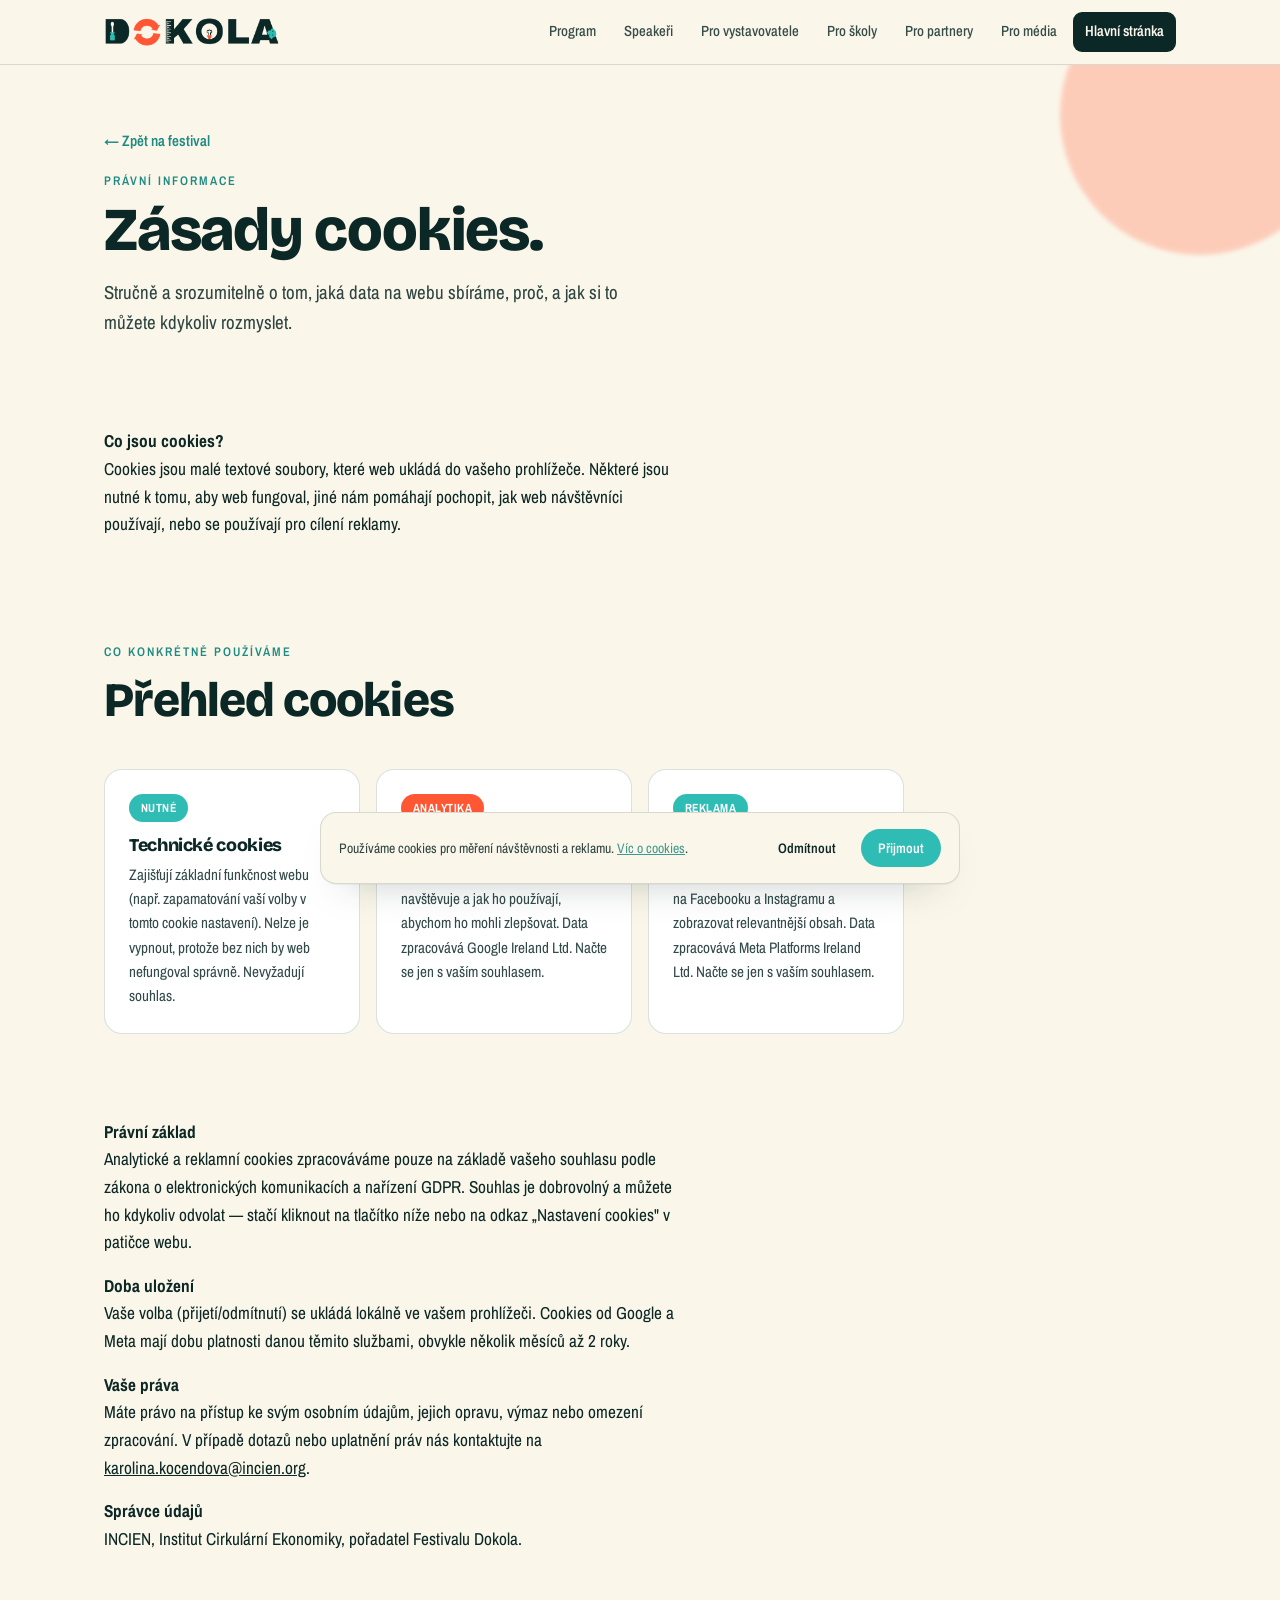
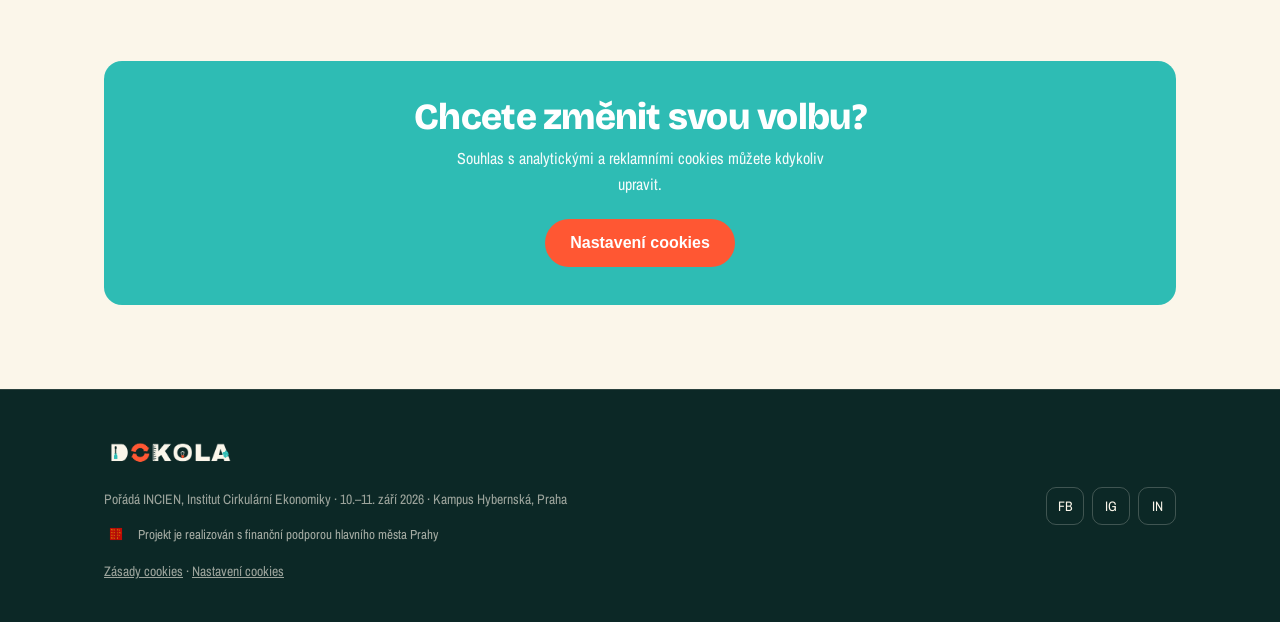
<file: cookies.html>
<!DOCTYPE html>
<html lang="cs">
<head>
<meta charset="UTF-8">
<meta name="viewport" content="width=device-width, initial-scale=1.0">
<title>Zásady cookies: Festival Dokola 2026</title>
<meta name="description" content="Jaké cookies Festival Dokola 2026 používá, proč, a jak si nastavit vlastní preference.">
<meta name="robots" content="noindex">
<link rel="icon" type="image/png" href="img/brand/favicon.png">
<link rel="icon" type="image/png" sizes="512x512" href="img/brand/favicon-512.png">
<link rel="apple-touch-icon" href="img/brand/apple-touch-icon.png">
<link rel="preconnect" href="https://fonts.googleapis.com">
<link rel="preconnect" href="https://fonts.gstatic.com" crossorigin>
<link href="https://fonts.googleapis.com/css2?family=Bricolage+Grotesque:opsz,wght@12..96,400;12..96,600;12..96,800&family=Archivo+Narrow:wght@400;500;600;700&display=swap" rel="stylesheet">
<link rel="stylesheet" href="shared.css">
</head>
<body>

<header class="nav">
  <div class="wrap nav-inner">
    <a href="index.html" class="brand"><img src="img/brand/dokola-logo-nav.png" alt="Festival Dokola"></a>
    <button class="burger" aria-label="Menu" id="burger"><span></span><span></span><span></span></button>
    <nav class="nav-links" id="navlinks">
      <a href="prvni-rocnik-2026.html#program">Program</a>
      <a href="prvni-rocnik-2026.html#speakeri">Speakeři</a>
      <a href="pro-vystavovatele.html">Pro vystavovatele</a>
      <a href="pro-skoly.html">Pro školy</a>
      <a href="pro-partnery.html">Pro partnery</a>
      <a href="pro-media.html">Pro média</a>
      <a href="index.html" class="cta">Hlavní stránka</a>
    </nav>
  </div>
</header>

<section class="sub-hero">
  <div class="wrap">
    <span class="blob o"></span>
    <a href="index.html" class="back">← Zpět na festival</a>
    <span class="eyebrow" style="display:block;margin:14px 0 0">Právní informace</span>
    <h1>Zásady cookies.</h1>
    <p class="lead">Stručně a srozumitelně o tom, jaká data na webu sbíráme, proč, a jak si to můžete kdykoliv rozmyslet.</p>
  </div>
</section>

<section style="padding-top:40px">
  <div class="wrap">
    <div class="prose-block reveal" style="max-width:72ch">
      <p><b>Co jsou cookies?</b><br>Cookies jsou malé textové soubory, které web ukládá do vašeho prohlížeče. Některé jsou nutné k tomu, aby web fungoval, jiné nám pomáhají pochopit, jak web návštěvníci používají, nebo se používají pro cílení reklamy.</p>
    </div>
  </div>
</section>

<section style="padding-top:0">
  <div class="wrap">
    <div class="sec-head reveal">
      <span class="eyebrow">Co konkrétně používáme</span>
      <h2>Přehled cookies</h2>
    </div>
    <div class="steps">
      <div class="step reveal">
        <span class="pill">Nutné</span>
        <h3>Technické cookies</h3>
        <p>Zajišťují základní funkčnost webu (např. zapamatování vaší volby v tomto cookie nastavení). Nelze je vypnout, protože bez nich by web nefungoval správně. Nevyžadují souhlas.</p>
      </div>
      <div class="step alt reveal">
        <span class="pill">Analytika</span>
        <h3>Google Analytics</h3>
        <p>Pomáhá nám pochopit, kolik lidí web navštěvuje a jak ho používají, abychom ho mohli zlepšovat. Data zpracovává Google Ireland Ltd. Načte se jen s vaším souhlasem.</p>
      </div>
      <div class="step reveal">
        <span class="pill">Reklama</span>
        <h3>Meta Pixel</h3>
        <p>Pomáhá nám měřit účinnost reklamy na Facebooku a Instagramu a zobrazovat relevantnější obsah. Data zpracovává Meta Platforms Ireland Ltd. Načte se jen s vaším souhlasem.</p>
      </div>
    </div>
  </div>
</section>

<section style="padding-top:0">
  <div class="wrap">
    <div class="prose-block reveal" style="max-width:72ch">
      <p><b>Právní základ</b><br>Analytické a reklamní cookies zpracováváme pouze na základě vašeho souhlasu podle zákona o elektronických komunikacích a nařízení GDPR. Souhlas je dobrovolný a můžete ho kdykoliv odvolat — stačí kliknout na tlačítko níže nebo na odkaz „Nastavení cookies" v patičce webu.</p>
      <p><b>Doba uložení</b><br>Vaše volba (přijetí/odmítnutí) se ukládá lokálně ve vašem prohlížeči. Cookies od Google a Meta mají dobu platnosti danou těmito službami, obvykle několik měsíců až 2 roky.</p>
      <p><b>Vaše práva</b><br>Máte právo na přístup ke svým osobním údajům, jejich opravu, výmaz nebo omezení zpracování. V případě dotazů nebo uplatnění práv nás kontaktujte na <a href="mailto:karolina.kocendova@incien.org">karolina.kocendova@incien.org</a>.</p>
      <p><b>Správce údajů</b><br>INCIEN, Institut Cirkulární Ekonomiky, pořadatel Festivalu Dokola.</p>
    </div>
  </div>
</section>

<section style="padding-top:0">
  <div class="wrap">
    <div class="cta-band reveal">
      <h2>Chcete změnit svou volbu?</h2>
      <p>Souhlas s analytickými a reklamními cookies můžete kdykoliv upravit.</p>
      <button type="button" class="btn btn-primary cookie-settings-link">Nastavení cookies</button>
    </div>
  </div>
</section>

<footer>
  <div class="wrap foot-inner">
    <div>
      <a href="index.html" class="brand brand-footer"><img src="img/brand/dokola-logo-footer.png" alt="Festival Dokola"></a>
      <p class="foot-note">Pořádá INCIEN, Institut Cirkulární Ekonomiky · 10.–11. září 2026 · Kampus Hybernská, Praha</p>
      <div class="foot-support"><img src="img/partners/praha.png" alt="Hlavní město Praha"><span>Projekt je realizován s finanční podporou hlavního města Prahy</span></div>
      <p class="foot-note"><a href="cookies.html">Zásady cookies</a> · <a href="#" class="cookie-settings-link">Nastavení cookies</a></p>
    </div>
    <div class="socials">
      <a href="https://www.facebook.com/incien.org" target="_blank" rel="noopener">FB</a>
      <a href="https://www.instagram.com/dokola_festival/" target="_blank" rel="noopener">IG</a>
      <a href="https://www.linkedin.com/company/institut-cirkul%C3%A1rn%C3%AD-ekonomiky-z-%C3%BA-/" target="_blank" rel="noopener">IN</a>
    </div>
  </div>
</footer>

<script>
  const b=document.getElementById('burger'),n=document.getElementById('navlinks');
  b.addEventListener('click',()=>n.classList.toggle('open'));
  const io=new IntersectionObserver((es)=>es.forEach(e=>{if(e.isIntersecting){e.target.classList.add('in');io.unobserve(e.target)}}),{threshold:.12});
  document.querySelectorAll('.reveal').forEach(el=>io.observe(el));
</script>
<script src="consent.js" defer></script>
</body>
</html>
</file>
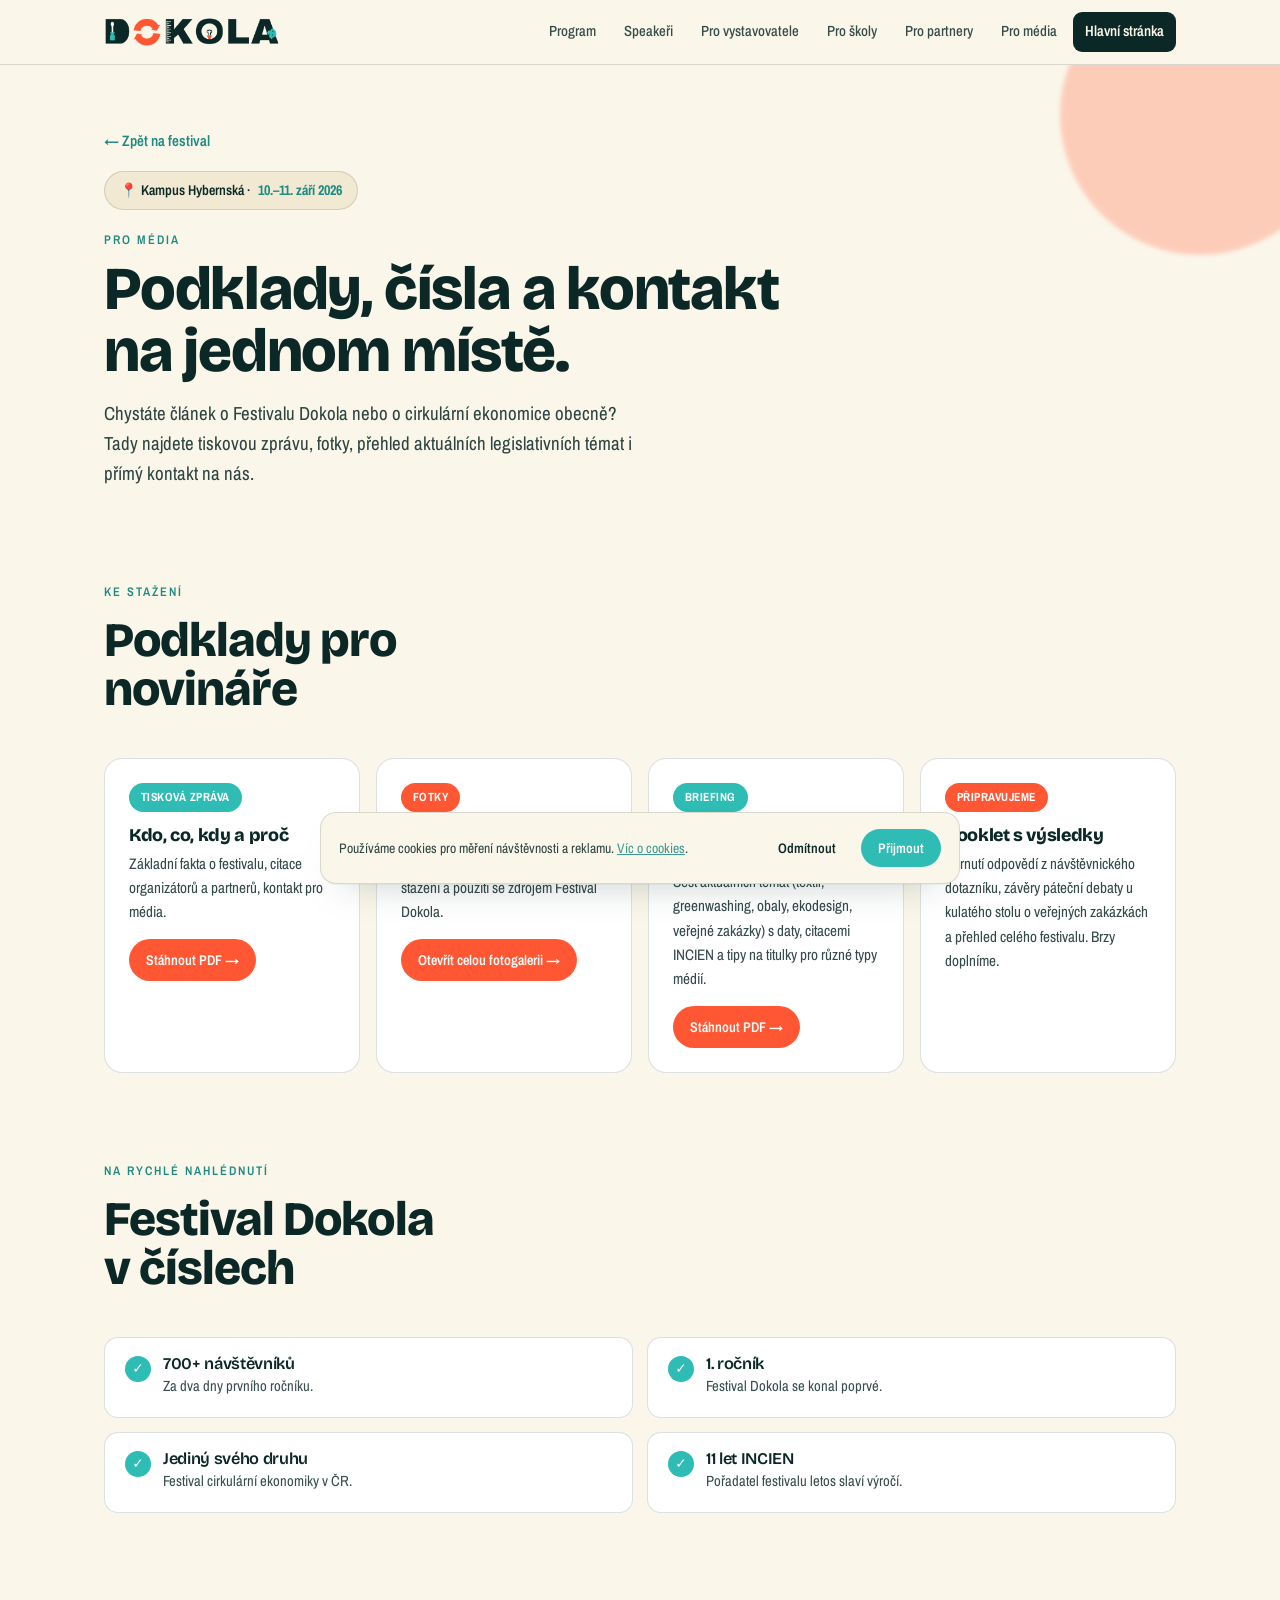
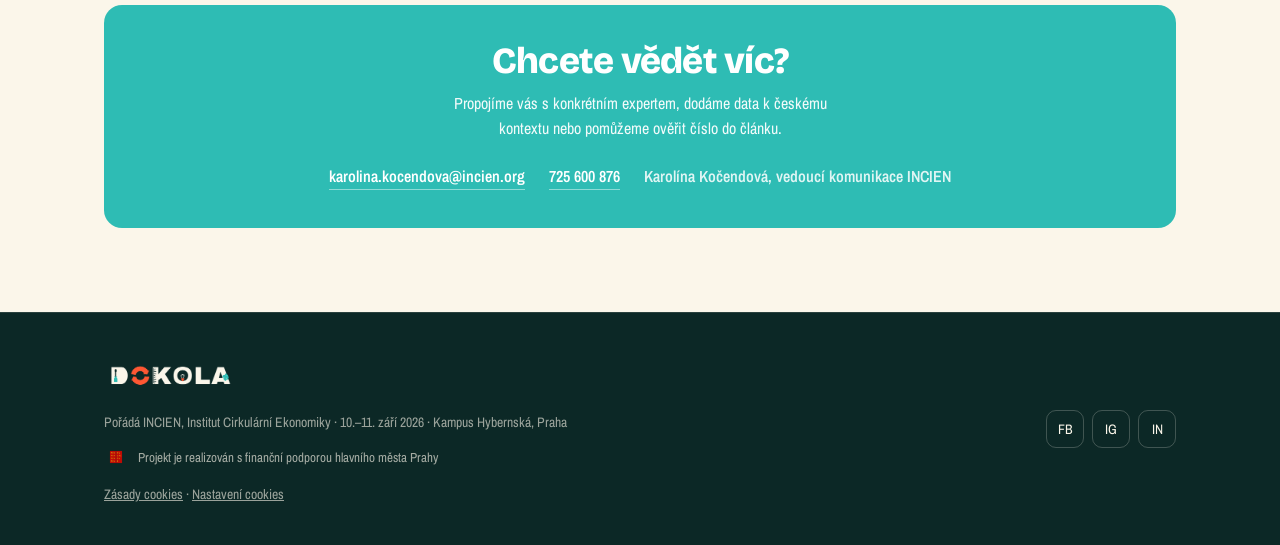
<file: pro-media.html>
<!DOCTYPE html>
<html lang="cs">
<head>
<meta charset="UTF-8">
<meta name="viewport" content="width=device-width, initial-scale=1.0">
<title>Pro média: Festival Dokola</title>
<meta name="description" content="Podklady pro novináře k Festivalu Dokola: tisková zpráva, fotky, briefing k cirkulární legislativě a kontakt.">
<meta property="og:title" content="Pro média: Festival Dokola">
<meta property="og:description" content="Podklady pro novináře k Festivalu Dokola: tisková zpráva, fotky, briefing k cirkulární legislativě a kontakt.">
<meta property="og:type" content="website">
<meta property="og:url" content="https://festivaldokola.cz/pro-media.html">
<meta property="og:image" content="https://festivaldokola.cz/img/brand/og-image.jpg">
<meta name="twitter:card" content="summary_large_image">
<link rel="icon" type="image/png" href="img/brand/favicon.png">
<link rel="icon" type="image/png" sizes="512x512" href="img/brand/favicon-512.png">
<link rel="apple-touch-icon" href="img/brand/apple-touch-icon.png">
<link rel="preconnect" href="https://fonts.googleapis.com">
<link rel="preconnect" href="https://fonts.gstatic.com" crossorigin>
<link href="https://fonts.googleapis.com/css2?family=Bricolage+Grotesque:opsz,wght@12..96,400;12..96,600;12..96,800&family=Archivo+Narrow:wght@400;500;600;700&display=swap" rel="stylesheet">
<link rel="stylesheet" href="shared.css">
</head>
<body>

<header class="nav">
  <div class="wrap nav-inner">
    <a href="index.html" class="brand"><img src="img/brand/dokola-logo-nav.png" alt="Festival Dokola"></a>
    <button class="burger" aria-label="Menu" id="burger"><span></span><span></span><span></span></button>
    <nav class="nav-links" id="navlinks">
      <a href="prvni-rocnik-2026.html#program">Program</a>
      <a href="prvni-rocnik-2026.html#speakeri">Speakeři</a>
      <a href="pro-vystavovatele.html">Pro vystavovatele</a>
      <a href="pro-skoly.html">Pro školy</a>
      <a href="pro-partnery.html">Pro partnery</a>
      <a href="pro-media.html">Pro média</a>
      <a href="index.html" class="cta">Hlavní stránka</a>
    </nav>
  </div>
</header>

<section class="sub-hero">
  <div class="wrap">
    <span class="blob o"></span>
    <a href="index.html" class="back">← Zpět na festival</a>
    <div class="when">📍 Kampus Hybernská · <b>10.–11. září 2026</b></div>
    <span class="eyebrow" style="display:block;margin:14px 0 0">Pro média</span>
    <h1>Podklady, čísla a kontakt na jednom místě.</h1>
    <p class="lead">Chystáte článek o Festivalu Dokola nebo o cirkulární ekonomice obecně? Tady najdete tiskovou zprávu, fotky, přehled aktuálních legislativních témat i přímý kontakt na nás.</p>
  </div>
</section>

<section style="padding-top:40px">
  <div class="wrap">
    <div class="sec-head reveal">
      <span class="eyebrow">Ke stažení</span>
      <h2>Podklady pro novináře</h2>
    </div>
    <div class="steps">
      <div class="step reveal">
        <span class="pill">Tisková zpráva</span>
        <h3>Kdo, co, kdy a proč</h3>
        <p>Základní fakta o festivalu, citace organizátorů a partnerů, kontakt pro média.</p>
        <a href="files/festival-dokola-tiskova-zprava.pdf" target="_blank" rel="noopener" class="btn btn-primary btn-sm" style="margin-top:14px">Stáhnout PDF →</a>
      </div>
      <div class="step alt reveal">
        <span class="pill">Fotky</span>
        <h3>Fotky z festivalu</h3>
        <p>Fotky z obou dnů festivalu volně ke stažení a použití se zdrojem Festival Dokola.</p>
        <a href="https://drive.google.com/drive/folders/1wl8EEQmSfMDoZj0QzPzDA1w9HzNGFS-G?usp=drive_link" target="_blank" rel="noopener" class="btn btn-primary btn-sm" style="margin-top:14px">Otevřít celou fotogalerii →</a>
      </div>
      <div class="step reveal">
        <span class="pill">Briefing</span>
        <h3>Cirkulární legislativa 2026</h3>
        <p>Šest aktuálních témat (textil, greenwashing, obaly, ekodesign, veřejné zakázky) s daty, citacemi INCIEN a tipy na titulky pro různé typy médií.</p>
        <a href="files/festival-dokola-briefing-pro-novinare.pdf" target="_blank" rel="noopener" class="btn btn-primary btn-sm" style="margin-top:14px">Stáhnout PDF →</a>
      </div>
      <div class="step alt reveal">
        <span class="pill">Připravujeme</span>
        <h3>Booklet s výsledky</h3>
        <p>Shrnutí odpovědí z návštěvnického dotazníku, závěry páteční debaty u kulatého stolu o veřejných zakázkách a přehled celého festivalu. Brzy doplníme.</p>
      </div>
    </div>
  </div>
</section>

<section style="padding-top:0">
  <div class="wrap">
    <div class="sec-head reveal">
      <span class="eyebrow">Na rychlé nahlédnutí</span>
      <h2>Festival Dokola v číslech</h2>
    </div>
    <div class="checklist">
      <div class="ci reveal"><span class="ck">✓</span><div><h4>700+ návštěvníků</h4><p>Za dva dny prvního ročníku.</p></div></div>
      <div class="ci reveal"><span class="ck">✓</span><div><h4>1. ročník</h4><p>Festival Dokola se konal poprvé.</p></div></div>
      <div class="ci reveal"><span class="ck">✓</span><div><h4>Jediný svého druhu</h4><p>Festival cirkulární ekonomiky v ČR.</p></div></div>
      <div class="ci reveal"><span class="ck">✓</span><div><h4>11 let INCIEN</h4><p>Pořadatel festivalu letos slaví výročí.</p></div></div>
    </div>
  </div>
</section>

<section style="padding-top:0">
  <div class="wrap">
    <div class="cta-band reveal">
      <h2>Chcete vědět víc?</h2>
      <p>Propojíme vás s konkrétním expertem, dodáme data k českému kontextu nebo pomůžeme ověřit číslo do článku.</p>
      <div class="contact-mini" style="margin-top:6px">
        <a href="mailto:karolina.kocendova@incien.org">karolina.kocendova@incien.org</a>
        <a href="tel:+420725600876">725 600 876</a>
        <span style="opacity:.85">Karolína Kočendová, vedoucí komunikace INCIEN</span>
      </div>
    </div>
  </div>
</section>

<footer>
  <div class="wrap foot-inner">
    <div>
      <a href="index.html" class="brand brand-footer"><img src="img/brand/dokola-logo-footer.png" alt="Festival Dokola"></a>
      <p class="foot-note">Pořádá INCIEN, Institut Cirkulární Ekonomiky · 10.–11. září 2026 · Kampus Hybernská, Praha</p>
      <div class="foot-support"><img src="img/partners/praha.png" alt="Hlavní město Praha"><span>Projekt je realizován s finanční podporou hlavního města Prahy</span></div>
      <p class="foot-note"><a href="cookies.html">Zásady cookies</a> · <a href="#" class="cookie-settings-link">Nastavení cookies</a></p>
    </div>
    <div class="socials">
      <a href="https://www.facebook.com/incien.org" target="_blank" rel="noopener">FB</a>
      <a href="https://www.instagram.com/dokola_festival/" target="_blank" rel="noopener">IG</a>
      <a href="https://www.linkedin.com/company/institut-cirkul%C3%A1rn%C3%AD-ekonomiky-z-%C3%BA-/" target="_blank" rel="noopener">IN</a>
    </div>
  </div>
</footer>

<script>
  const b=document.getElementById('burger'),n=document.getElementById('navlinks');
  b.addEventListener('click',()=>n.classList.toggle('open'));
  const io=new IntersectionObserver((es)=>es.forEach(e=>{if(e.isIntersecting){e.target.classList.add('in');io.unobserve(e.target)}}),{threshold:.12});
  document.querySelectorAll('.reveal').forEach(el=>io.observe(el));
</script>
<script src="consent.js" defer></script>
</body>
</html>
</file>
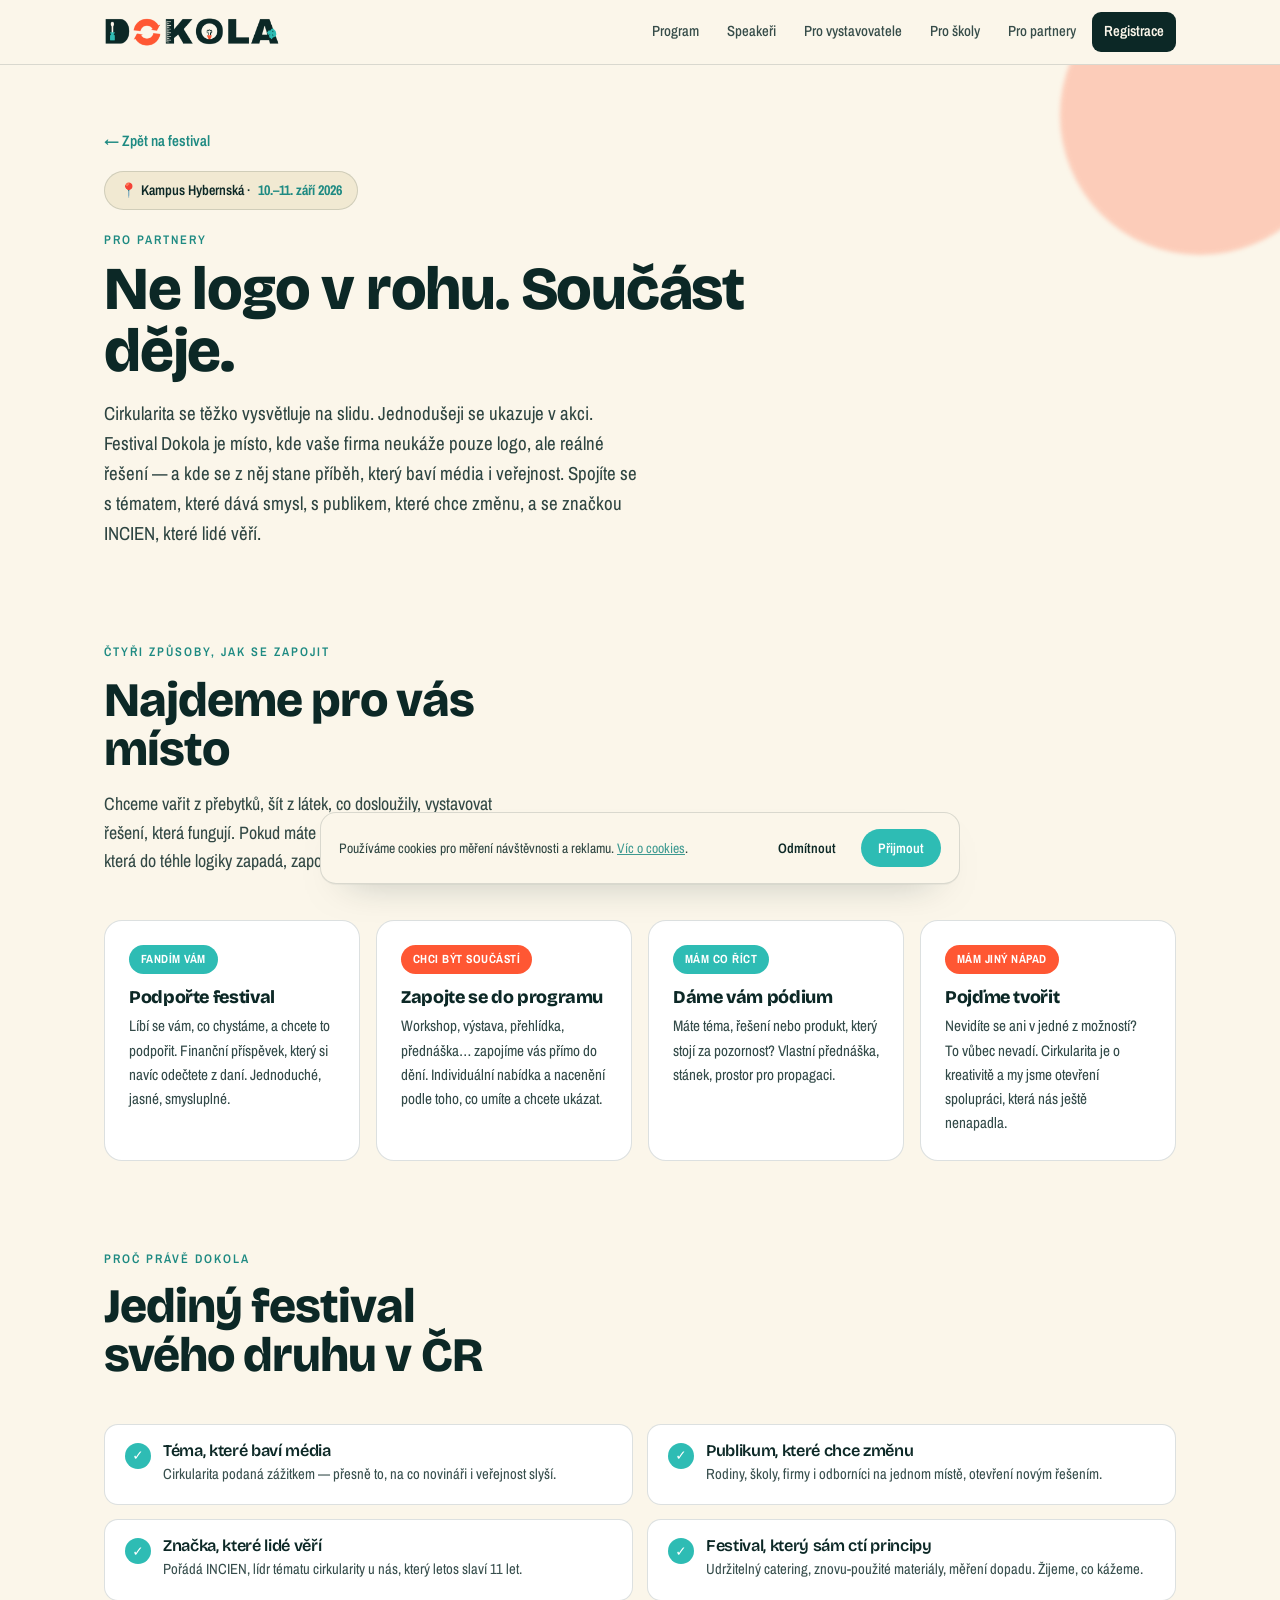
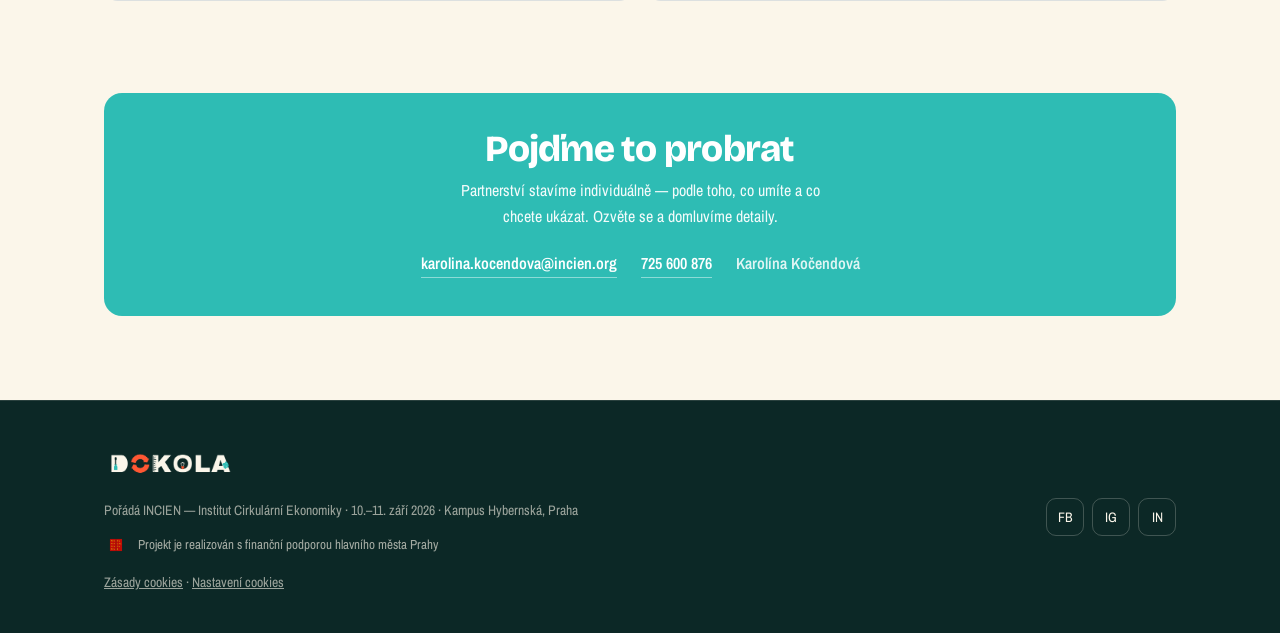
<file: pro-partnery.html>
<!DOCTYPE html>
<html lang="cs">
<head>
<meta charset="UTF-8">
<meta name="viewport" content="width=device-width, initial-scale=1.0">
<title>Pro partnery — Festival Dokola 2026</title>
<meta name="description" content="Staňte se partnerem Festivalu Dokola 2026. Ne logo v rohu, ale součást děje. Čtyři způsoby zapojení. 10.–11. září 2026, Kampus Hybernská.">
<meta property="og:title" content="Pro partnery — Festival Dokola 2026">
<meta property="og:description" content="Staňte se partnerem Festivalu Dokola 2026.">
<meta property="og:type" content="website">
<meta property="og:url" content="https://festivaldokola.cz/pro-partnery.html">
<meta property="og:image" content="https://festivaldokola.cz/img/brand/og-image.jpg">
<meta name="twitter:card" content="summary_large_image">
<link rel="icon" type="image/png" href="img/brand/favicon.png">
<link rel="icon" type="image/png" sizes="512x512" href="img/brand/favicon-512.png">
<link rel="apple-touch-icon" href="img/brand/apple-touch-icon.png">
<link rel="preconnect" href="https://fonts.googleapis.com">
<link rel="preconnect" href="https://fonts.gstatic.com" crossorigin>
<link href="https://fonts.googleapis.com/css2?family=Bricolage+Grotesque:opsz,wght@12..96,400;12..96,600;12..96,800&family=Archivo+Narrow:wght@400;500;600;700&display=swap" rel="stylesheet">
<link rel="stylesheet" href="shared.css">
</head>
<body>

<header class="nav">
  <div class="wrap nav-inner">
    <a href="index.html" class="brand"><img src="img/brand/dokola-logo-nav.png" alt="Festival Dokola"></a>
    <button class="burger" aria-label="Menu" id="burger"><span></span><span></span><span></span></button>
    <nav class="nav-links" id="navlinks">
      <a href="index.html#program">Program</a>
      <a href="index.html#speakeri">Speakeři</a>
      <a href="pro-vystavovatele.html">Pro vystavovatele</a>
      <a href="pro-skoly.html">Pro školy</a>
      <a href="pro-partnery.html">Pro partnery</a>
      <a href="index.html#vstupenky" class="cta">Registrace</a>
    </nav>
  </div>
</header>

<section class="sub-hero">
  <div class="wrap">
    <span class="blob o"></span>
    <a href="index.html" class="back">← Zpět na festival</a>
    <div class="when">📍 Kampus Hybernská · <b>10.–11. září 2026</b></div>
    <span class="eyebrow" style="display:block;margin:14px 0 0">Pro partnery</span>
    <h1>Ne logo v rohu. Součást děje.</h1>
    <p class="lead">Cirkularita se těžko vysvětluje na slidu. Jednodušeji se ukazuje v akci. Festival Dokola je místo, kde vaše firma neukáže pouze logo, ale reálné řešení — a kde se z něj stane příběh, který baví média i veřejnost. Spojíte se s tématem, které dává smysl, s publikem, které chce změnu, a se značkou INCIEN, které lidé věří.</p>
  </div>
</section>

<section style="padding-top:40px">
  <div class="wrap">
    <div class="sec-head reveal">
      <span class="eyebrow">Čtyři způsoby, jak se zapojit</span>
      <h2>Najdeme pro vás místo</h2>
      <p>Chceme vařit z přebytků, šít z látek, co dosloužily, vystavovat řešení, která fungují. Pokud máte produkt, službu nebo myšlenku, která do téhle logiky zapadá, zapojíme vás přímo do dění.</p>
    </div>
    <div class="steps">
      <div class="step reveal"><span class="pill">Fandím vám</span><h3>Podpořte festival</h3><p>Líbí se vám, co chystáme, a chcete to podpořit. Finanční příspěvek, který si navíc odečtete z daní. Jednoduché, jasné, smysluplné.</p></div>
      <div class="step alt reveal"><span class="pill">Chci být součástí</span><h3>Zapojte se do programu</h3><p>Workshop, výstava, přehlídka, přednáška… zapojíme vás přímo do dění. Individuální nabídka a nacenění podle toho, co umíte a chcete ukázat.</p></div>
      <div class="step reveal"><span class="pill">Mám co říct</span><h3>Dáme vám pódium</h3><p>Máte téma, řešení nebo produkt, který stojí za pozornost? Vlastní přednáška, stánek, prostor pro propagaci.</p></div>
      <div class="step alt reveal"><span class="pill">Mám jiný nápad</span><h3>Pojďme tvořit</h3><p>Nevidíte se ani v jedné z možností? To vůbec nevadí. Cirkularita je o kreativitě a my jsme otevření spolupráci, která nás ještě nenapadla.</p></div>
    </div>
  </div>
</section>

<section style="padding-top:0">
  <div class="wrap">
    <div class="sec-head reveal">
      <span class="eyebrow">Proč právě Dokola</span>
      <h2>Jediný festival svého druhu v ČR</h2>
    </div>
    <div class="checklist">
      <div class="ci reveal"><span class="ck">✓</span><div><h4>Téma, které baví média</h4><p>Cirkularita podaná zážitkem — přesně to, na co novináři i veřejnost slyší.</p></div></div>
      <div class="ci reveal"><span class="ck">✓</span><div><h4>Publikum, které chce změnu</h4><p>Rodiny, školy, firmy i odborníci na jednom místě, otevření novým řešením.</p></div></div>
      <div class="ci reveal"><span class="ck">✓</span><div><h4>Značka, které lidé věří</h4><p>Pořádá INCIEN, lídr tématu cirkularity u nás, který letos slaví 11 let.</p></div></div>
      <div class="ci reveal"><span class="ck">✓</span><div><h4>Festival, který sám ctí principy</h4><p>Udržitelný catering, znovu-použité materiály, měření dopadu. Žijeme, co kážeme.</p></div></div>
    </div>
  </div>
</section>

<section style="padding-top:0">
  <div class="wrap">
    <div class="cta-band reveal">
      <h2>Pojďme to probrat</h2>
      <p>Partnerství stavíme individuálně — podle toho, co umíte a co chcete ukázat. Ozvěte se a domluvíme detaily.</p>
      <div class="contact-mini" style="margin-top:6px">
        <a href="mailto:karolina.kocendova@incien.org">karolina.kocendova@incien.org</a>
        <a href="tel:+420725600876">725 600 876</a>
        <span style="opacity:.85">Karolína Kočendová</span>
      </div>
    </div>
  </div>
</section>

<footer>
  <div class="wrap foot-inner">
    <div>
      <a href="index.html" class="brand brand-footer"><img src="img/brand/dokola-logo-footer.png" alt="Festival Dokola"></a>
      <p class="foot-note">Pořádá INCIEN — Institut Cirkulární Ekonomiky · 10.–11. září 2026 · Kampus Hybernská, Praha</p>
      <div class="foot-support"><img src="img/partners/praha.png" alt="Hlavní město Praha"><span>Projekt je realizován s finanční podporou hlavního města Prahy</span></div>
      <p class="foot-note"><a href="cookies.html">Zásady cookies</a> · <a href="#" class="cookie-settings-link">Nastavení cookies</a></p>
    </div>
    <div class="socials">
      <a href="https://www.facebook.com/incien.org" target="_blank" rel="noopener">FB</a>
      <a href="https://www.instagram.com/dokola_festival/" target="_blank" rel="noopener">IG</a>
      <a href="https://www.linkedin.com/company/institut-cirkul%C3%A1rn%C3%AD-ekonomiky-z-%C3%BA-/" target="_blank" rel="noopener">IN</a>
    </div>
  </div>
</footer>

<script>
  const b=document.getElementById('burger'),n=document.getElementById('navlinks');
  b.addEventListener('click',()=>n.classList.toggle('open'));
  const io=new IntersectionObserver((es)=>es.forEach(e=>{if(e.isIntersecting){e.target.classList.add('in');io.unobserve(e.target)}}),{threshold:.12});
  document.querySelectorAll('.reveal').forEach(el=>io.observe(el));
</script>
<script src="consent.js" defer></script>
</body>
</html>
</file>
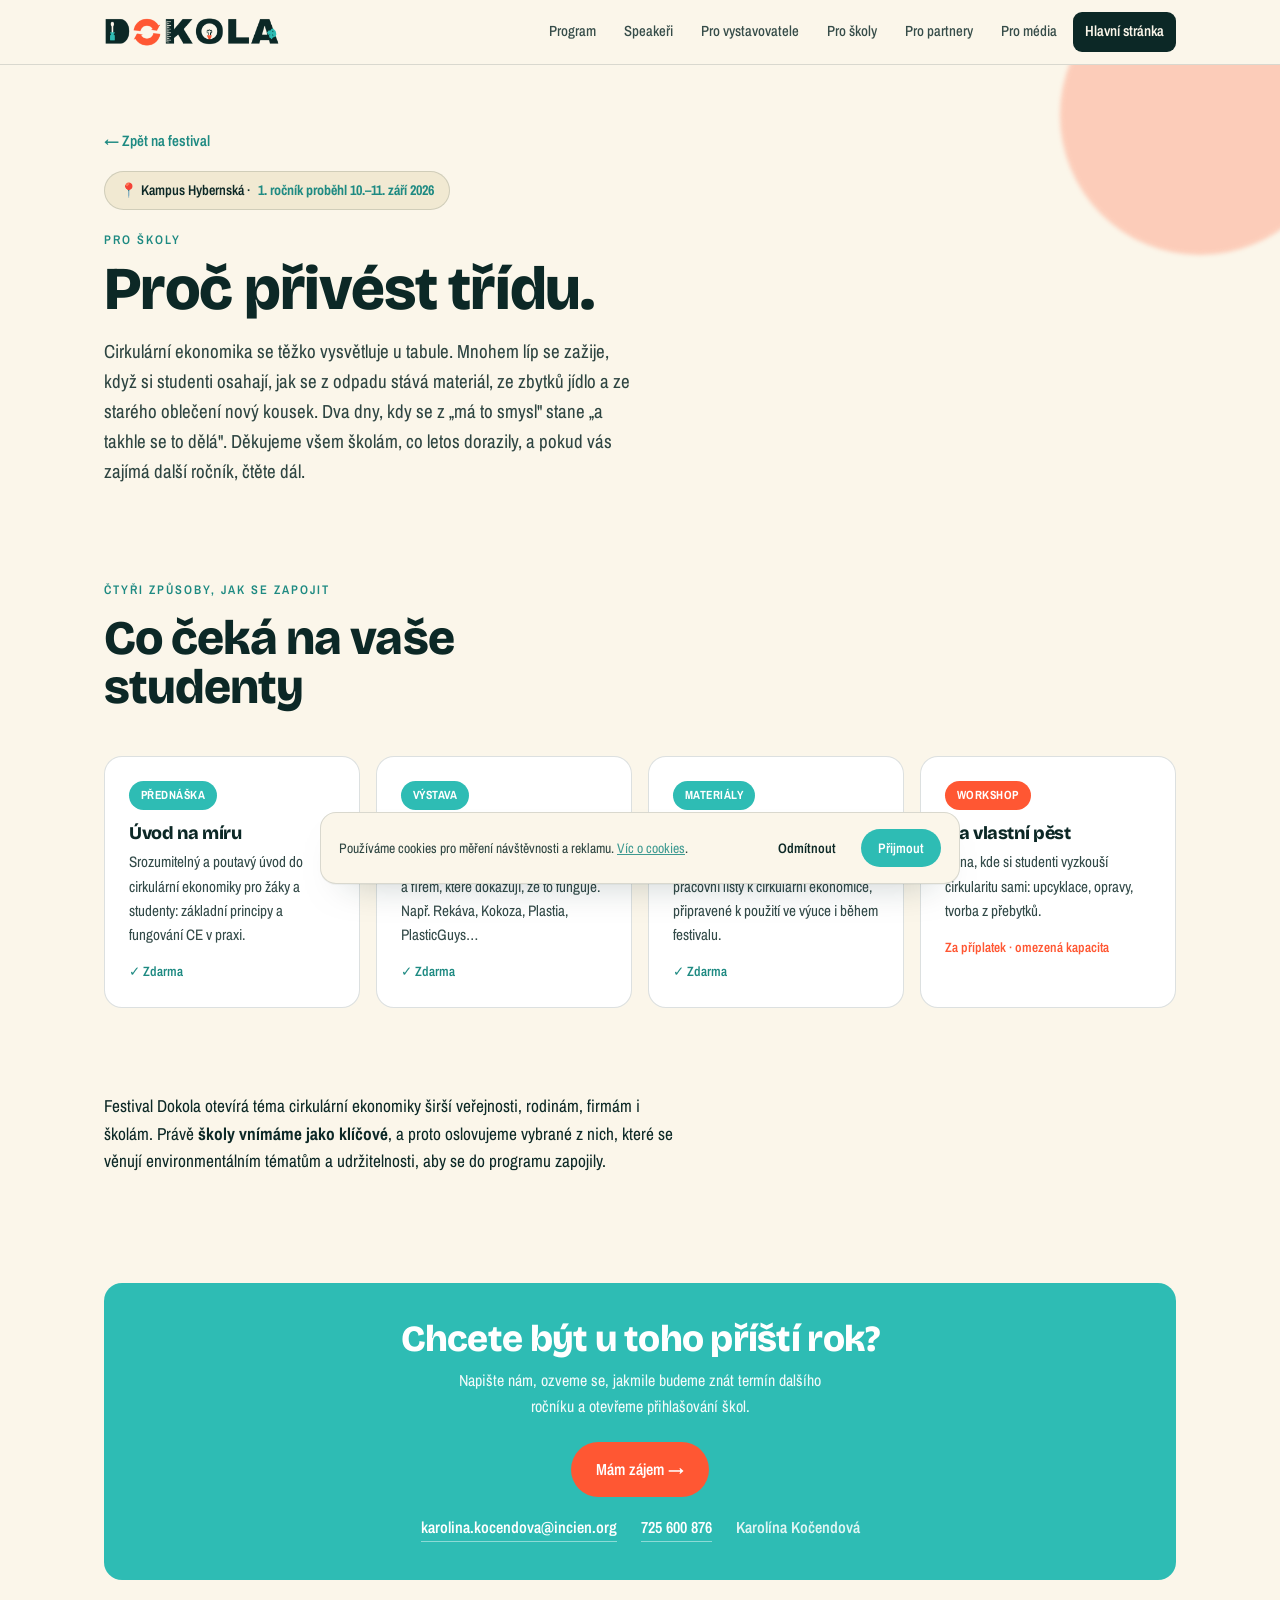
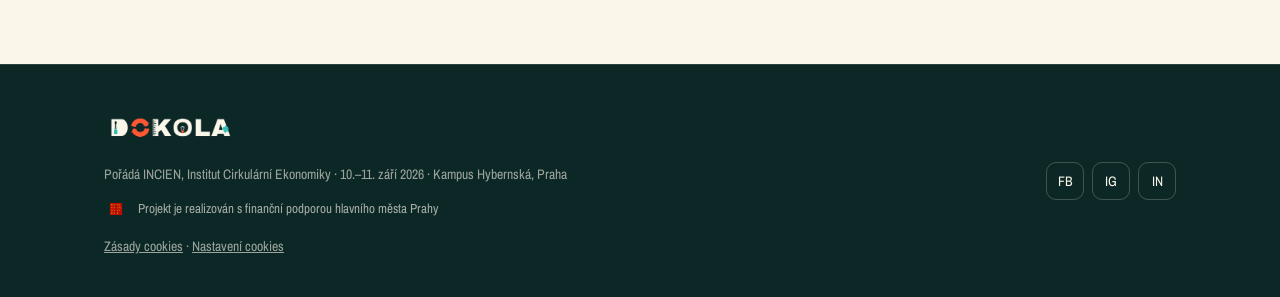
<file: pro-skoly.html>
<!DOCTYPE html>
<html lang="cs">
<head>
<meta charset="UTF-8">
<meta name="viewport" content="width=device-width, initial-scale=1.0">
<title>Pro školy: Festival Dokola 2026</title>
<meta name="description" content="Přiveďte třídu na Festival Dokola 2026. Program pro žáky a studenty: přednášky, výstava, dílna i materiály do výuky. 10.–11. září 2026, Kampus Hybernská.">
<meta property="og:title" content="Pro školy: Festival Dokola 2026">
<meta property="og:description" content="Přiveďte třídu na Festival Dokola 2026.">
<meta property="og:type" content="website">
<meta property="og:url" content="https://festivaldokola.cz/pro-skoly.html">
<meta property="og:image" content="https://festivaldokola.cz/img/brand/og-image.jpg">
<meta name="twitter:card" content="summary_large_image">
<link rel="icon" type="image/png" href="img/brand/favicon.png">
<link rel="icon" type="image/png" sizes="512x512" href="img/brand/favicon-512.png">
<link rel="apple-touch-icon" href="img/brand/apple-touch-icon.png">
<link rel="preconnect" href="https://fonts.googleapis.com">
<link rel="preconnect" href="https://fonts.gstatic.com" crossorigin>
<link href="https://fonts.googleapis.com/css2?family=Bricolage+Grotesque:opsz,wght@12..96,400;12..96,600;12..96,800&family=Archivo+Narrow:wght@400;500;600;700&display=swap" rel="stylesheet">
<link rel="stylesheet" href="shared.css">
</head>
<body>

<header class="nav">
  <div class="wrap nav-inner">
    <a href="index.html" class="brand"><img src="img/brand/dokola-logo-nav.png" alt="Festival Dokola"></a>
    <button class="burger" aria-label="Menu" id="burger"><span></span><span></span><span></span></button>
    <nav class="nav-links" id="navlinks">
      <a href="prvni-rocnik-2026.html#program">Program</a>
      <a href="prvni-rocnik-2026.html#speakeri">Speakeři</a>
      <a href="pro-vystavovatele.html">Pro vystavovatele</a>
      <a href="pro-skoly.html">Pro školy</a>
      <a href="pro-partnery.html">Pro partnery</a>
      <a href="pro-media.html">Pro média</a>
      <a href="index.html" class="cta">Hlavní stránka</a>
    </nav>
  </div>
</header>

<section class="sub-hero">
  <div class="wrap">
    <span class="blob o"></span>
    <a href="index.html" class="back">← Zpět na festival</a>
    <div class="when">📍 Kampus Hybernská · <b>1. ročník proběhl 10.–11. září 2026</b></div>
    <span class="eyebrow" style="display:block;margin:14px 0 0">Pro školy</span>
    <h1>Proč přivést třídu.</h1>
    <p class="lead">Cirkulární ekonomika se těžko vysvětluje u tabule. Mnohem líp se zažije, když si studenti osahají, jak se z odpadu stává materiál, ze zbytků jídlo a ze starého oblečení nový kousek. Dva dny, kdy se z „má to smysl" stane „a takhle se to dělá". Děkujeme všem školám, co letos dorazily, a pokud vás zajímá další ročník, čtěte dál.</p>
  </div>
</section>

<section style="padding-top:40px">
  <div class="wrap">
    <div class="sec-head reveal">
      <span class="eyebrow">Čtyři způsoby, jak se zapojit</span>
      <h2>Co čeká na vaše studenty</h2>
    </div>
    <div class="steps">
      <div class="step reveal"><span class="pill">Přednáška</span><h3>Úvod na míru</h3><p>Srozumitelný a poutavý úvod do cirkulární ekonomiky pro žáky a studenty: základní principy a fungování CE v praxi.</p><div class="free">✓ Zdarma</div></div>
      <div class="step reveal"><span class="pill">Výstava</span><h3>Funguje to</h3><p>Ukázka českých cirkulárních projektů a firem, které dokazují, že to funguje. Např. Rekáva, Kokoza, Plastia, PlasticGuys…</p><div class="free">✓ Zdarma</div></div>
      <div class="step reveal"><span class="pill">Materiály</span><h3>Rovnou do výuky</h3><p>Doprovodné vzdělávací materiály a pracovní listy k cirkulární ekonomice, připravené k použití ve výuce i během festivalu.</p><div class="free">✓ Zdarma</div></div>
      <div class="step alt reveal"><span class="pill">Workshop</span><h3>Na vlastní pěst</h3><p>Dílna, kde si studenti vyzkouší cirkularitu sami: upcyklace, opravy, tvorba z přebytků.</p><div class="paid">Za příplatek · omezená kapacita</div></div>
    </div>
  </div>
</section>

<section style="padding-top:0">
  <div class="wrap">
    <div class="prose-block reveal" style="max-width:72ch">
      <p>Festival Dokola otevírá téma cirkulární ekonomiky širší veřejnosti, rodinám, firmám i školám. Právě <b>školy vnímáme jako klíčové</b>, a proto oslovujeme vybrané z nich, které se věnují environmentálním tématům a udržitelnosti, aby se do programu zapojily.</p>
    </div>
  </div>
</section>

<section style="padding-top:0">
  <div class="wrap">
    <div class="cta-band reveal">
      <h2>Chcete být u toho příští rok?</h2>
      <p>Napište nám, ozveme se, jakmile budeme znát termín dalšího ročníku a otevřeme přihlašování škol.</p>
      <a href="mailto:karolina.kocendova@incien.org" class="btn btn-primary">Mám zájem →</a>
      <div class="contact-mini">
        <a href="mailto:karolina.kocendova@incien.org">karolina.kocendova@incien.org</a>
        <a href="tel:+420725600876">725 600 876</a>
        <span style="opacity:.85">Karolína Kočendová</span>
      </div>
    </div>
  </div>
</section>

<footer>
  <div class="wrap foot-inner">
    <div>
      <a href="index.html" class="brand brand-footer"><img src="img/brand/dokola-logo-footer.png" alt="Festival Dokola"></a>
      <p class="foot-note">Pořádá INCIEN, Institut Cirkulární Ekonomiky · 10.–11. září 2026 · Kampus Hybernská, Praha</p>
      <div class="foot-support"><img src="img/partners/praha.png" alt="Hlavní město Praha"><span>Projekt je realizován s finanční podporou hlavního města Prahy</span></div>
      <p class="foot-note"><a href="cookies.html">Zásady cookies</a> · <a href="#" class="cookie-settings-link">Nastavení cookies</a></p>
    </div>
    <div class="socials">
      <a href="https://www.facebook.com/incien.org" target="_blank" rel="noopener">FB</a>
      <a href="https://www.instagram.com/dokola_festival/" target="_blank" rel="noopener">IG</a>
      <a href="https://www.linkedin.com/company/institut-cirkul%C3%A1rn%C3%AD-ekonomiky-z-%C3%BA-/" target="_blank" rel="noopener">IN</a>
    </div>
  </div>
</footer>

<script>
  const b=document.getElementById('burger'),n=document.getElementById('navlinks');
  b.addEventListener('click',()=>n.classList.toggle('open'));
  const io=new IntersectionObserver((es)=>es.forEach(e=>{if(e.isIntersecting){e.target.classList.add('in');io.unobserve(e.target)}}),{threshold:.12});
  document.querySelectorAll('.reveal').forEach(el=>io.observe(el));
</script>
<script src="consent.js" defer></script>
</body>
</html>
</file>
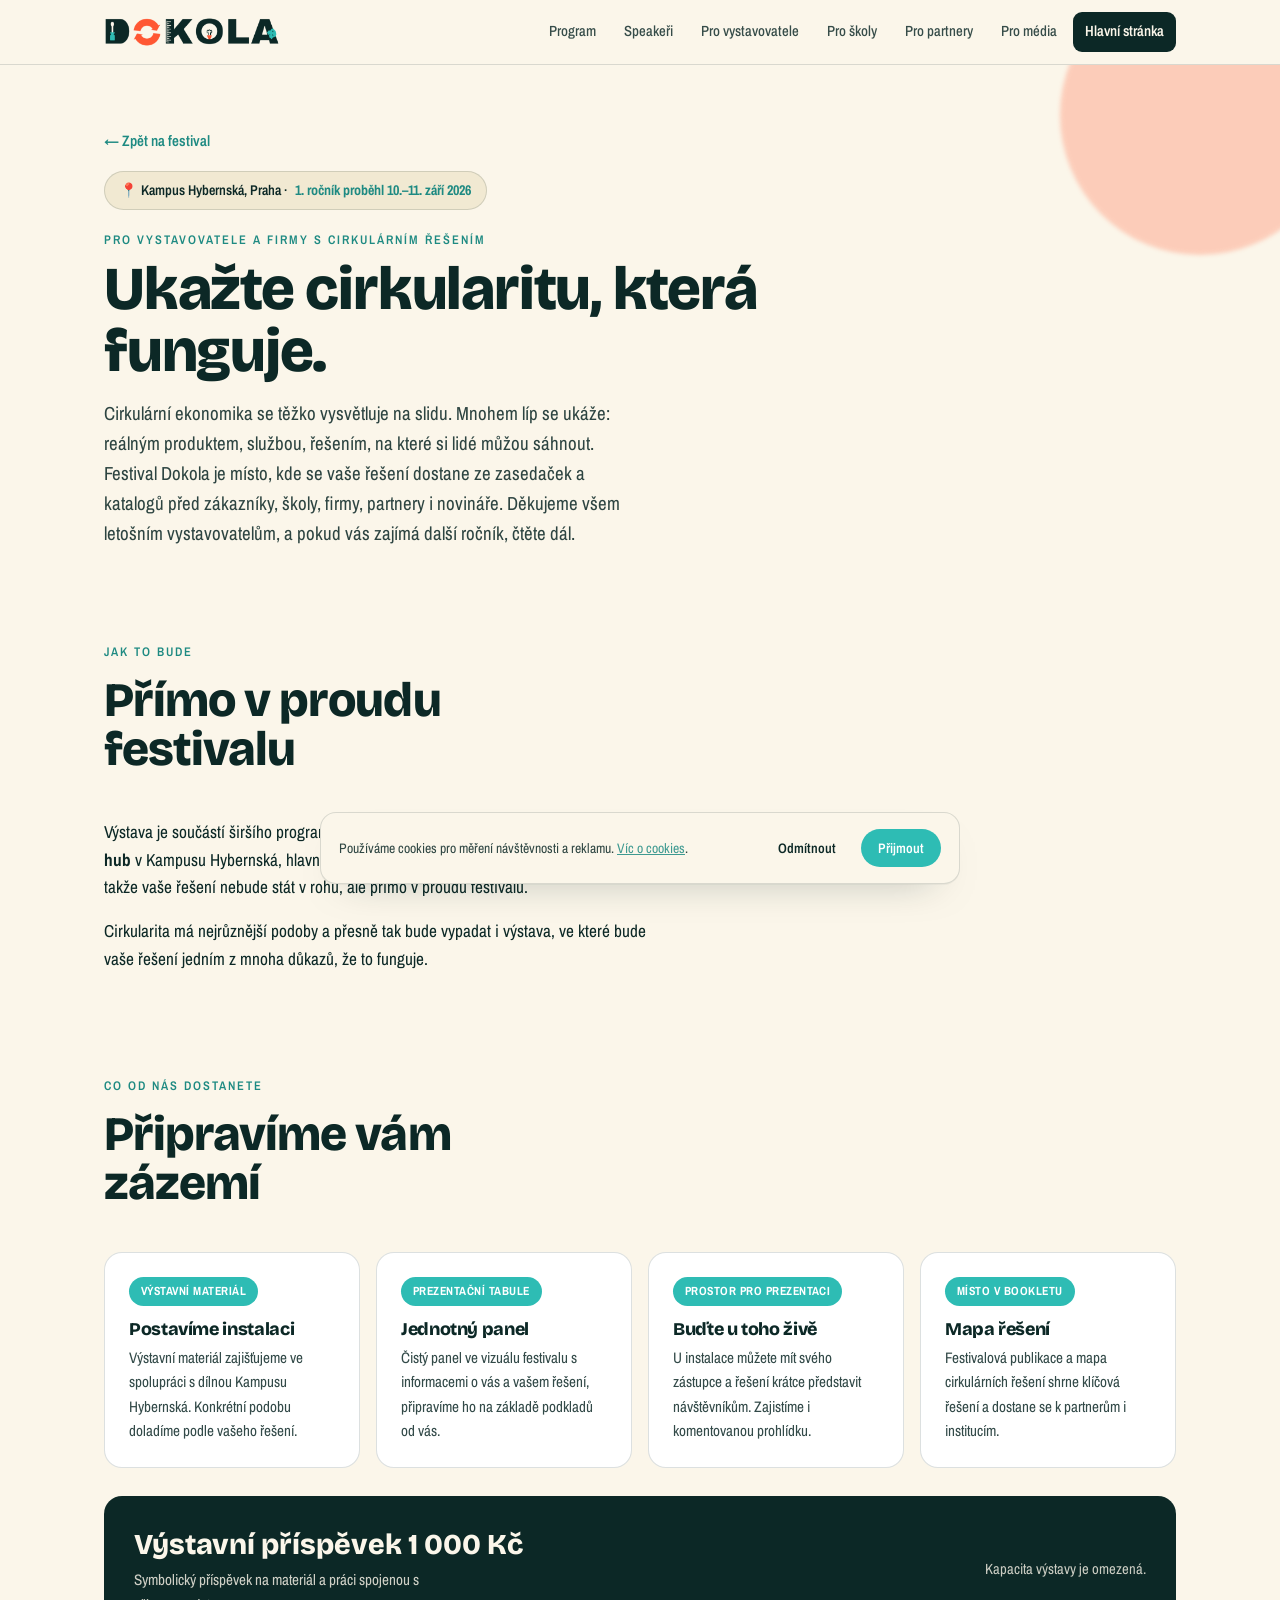
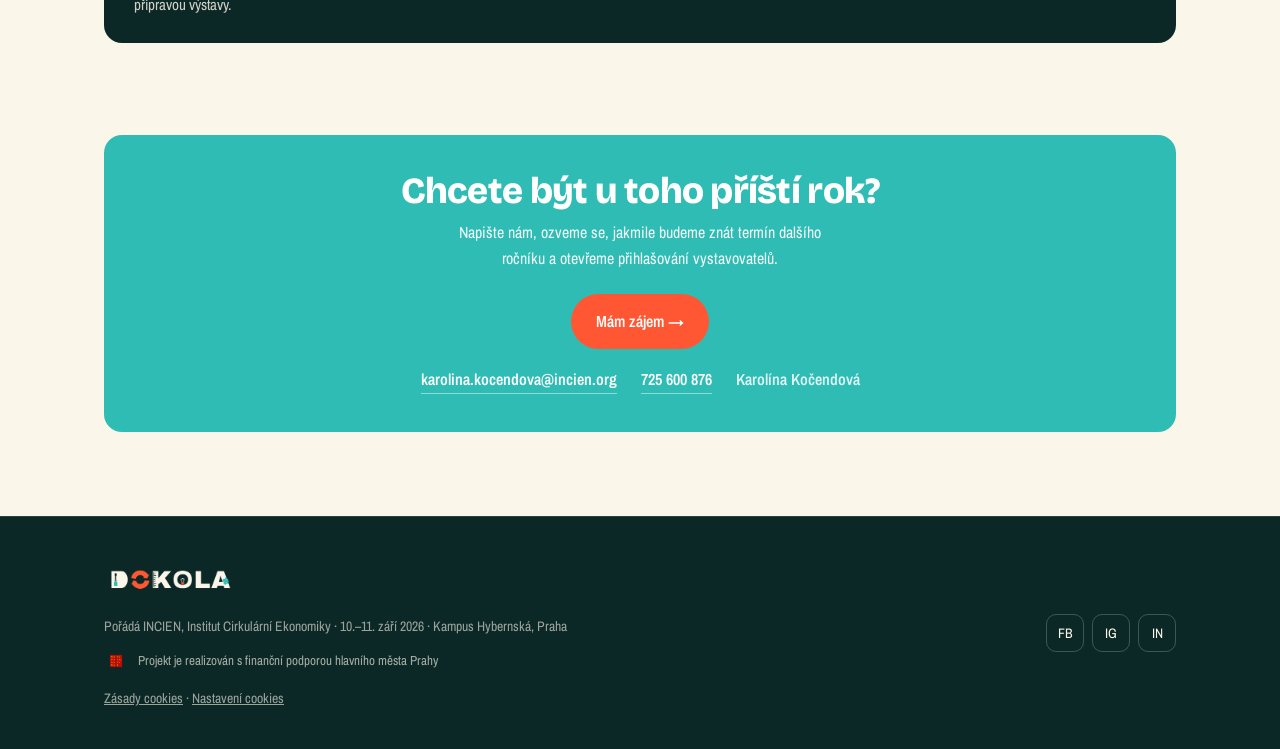
<file: pro-vystavovatele.html>
<!DOCTYPE html>
<html lang="cs">
<head>
<meta charset="UTF-8">
<meta name="viewport" content="width=device-width, initial-scale=1.0">
<title>Pro vystavovatele: Festival Dokola 2026</title>
<meta name="description" content="Ukažte své cirkulární řešení na Festivalu Dokola 2026. Výstava cirkulárních řešení v prostoru A.0 Cirkulární hub, Kampus Hybernská. 10.–11. září 2026.">
<meta property="og:title" content="Pro vystavovatele: Festival Dokola 2026">
<meta property="og:description" content="Ukažte své cirkulární řešení na Festivalu Dokola 2026.">
<meta property="og:type" content="website">
<meta property="og:url" content="https://festivaldokola.cz/pro-vystavovatele.html">
<meta property="og:image" content="https://festivaldokola.cz/img/brand/og-image.jpg">
<meta name="twitter:card" content="summary_large_image">
<link rel="icon" type="image/png" href="img/brand/favicon.png">
<link rel="icon" type="image/png" sizes="512x512" href="img/brand/favicon-512.png">
<link rel="apple-touch-icon" href="img/brand/apple-touch-icon.png">
<link rel="preconnect" href="https://fonts.googleapis.com">
<link rel="preconnect" href="https://fonts.gstatic.com" crossorigin>
<link href="https://fonts.googleapis.com/css2?family=Bricolage+Grotesque:opsz,wght@12..96,400;12..96,600;12..96,800&family=Archivo+Narrow:wght@400;500;600;700&display=swap" rel="stylesheet">
<link rel="stylesheet" href="shared.css">
</head>
<body>

<header class="nav">
  <div class="wrap nav-inner">
    <a href="index.html" class="brand"><img src="img/brand/dokola-logo-nav.png" alt="Festival Dokola"></a>
    <button class="burger" aria-label="Menu" id="burger"><span></span><span></span><span></span></button>
    <nav class="nav-links" id="navlinks">
      <a href="prvni-rocnik-2026.html#program">Program</a>
      <a href="prvni-rocnik-2026.html#speakeri">Speakeři</a>
      <a href="pro-vystavovatele.html">Pro vystavovatele</a>
      <a href="pro-skoly.html">Pro školy</a>
      <a href="pro-partnery.html">Pro partnery</a>
      <a href="pro-media.html">Pro média</a>
      <a href="index.html" class="cta">Hlavní stránka</a>
    </nav>
  </div>
</header>

<section class="sub-hero">
  <div class="wrap">
    <span class="blob o"></span>
    <a href="index.html" class="back">← Zpět na festival</a>
    <div class="when">📍 Kampus Hybernská, Praha · <b>1. ročník proběhl 10.–11. září 2026</b></div>
    <span class="eyebrow" style="display:block;margin:14px 0 0">Pro vystavovatele a firmy s cirkulárním řešením</span>
    <h1>Ukažte cirkularitu, která funguje.</h1>
    <p class="lead">Cirkulární ekonomika se těžko vysvětluje na slidu. Mnohem líp se ukáže: reálným produktem, službou, řešením, na které si lidé můžou sáhnout. Festival Dokola je místo, kde se vaše řešení dostane ze zasedaček a katalogů před zákazníky, školy, firmy, partnery i novináře. Děkujeme všem letošním vystavovatelům, a pokud vás zajímá další ročník, čtěte dál.</p>
  </div>
</section>

<section style="padding-top:40px">
  <div class="wrap">
    <div class="sec-head reveal">
      <span class="eyebrow">Jak to bude</span>
      <h2>Přímo v proudu festivalu</h2>
    </div>
    <div class="prose-block reveal">
      <p>Výstava je součástí širšího programu festivalu a proběhne v prostoru <b>A.0 Cirkulární hub</b> v Kampusu Hybernská, hlavním centru celé akce. Tudy projde každý návštěvník, takže vaše řešení nebude stát v rohu, ale přímo v proudu festivalu.</p>
      <p>Cirkularita má nejrůznější podoby a přesně tak bude vypadat i výstava, ve které bude vaše řešení jedním z mnoha důkazů, že to funguje.</p>
    </div>
  </div>
</section>

<section style="padding-top:0">
  <div class="wrap">
    <div class="sec-head reveal">
      <span class="eyebrow">Co od nás dostanete</span>
      <h2>Připravíme vám zázemí</h2>
    </div>
    <div class="steps">
      <div class="step reveal"><span class="pill">Výstavní materiál</span><h3>Postavíme instalaci</h3><p>Výstavní materiál zajišťujeme ve spolupráci s dílnou Kampusu Hybernská. Konkrétní podobu doladíme podle vašeho řešení.</p></div>
      <div class="step reveal"><span class="pill">Prezentační tabule</span><h3>Jednotný panel</h3><p>Čistý panel ve vizuálu festivalu s informacemi o vás a vašem řešení, připravíme ho na základě podkladů od vás.</p></div>
      <div class="step reveal"><span class="pill">Prostor pro prezentaci</span><h3>Buďte u toho živě</h3><p>U instalace můžete mít svého zástupce a řešení krátce představit návštěvníkům. Zajistíme i komentovanou prohlídku.</p></div>
      <div class="step reveal"><span class="pill">Místo v bookletu</span><h3>Mapa řešení</h3><p>Festivalová publikace a mapa cirkulárních řešení shrne klíčová řešení a dostane se k partnerům i institucím.</p></div>
    </div>
    <div class="price-banner reveal">
      <div>
        <div class="amt">Výstavní příspěvek 1 000 Kč</div>
        <p>Symbolický příspěvek na materiál a práci spojenou s přípravou výstavy.</p>
      </div>
      <div style="opacity:.8;font-size:.92rem">Kapacita výstavy je omezená.</div>
    </div>
  </div>
</section>

<section style="padding-top:0">
  <div class="wrap">
    <div class="cta-band reveal">
      <h2>Chcete být u toho příští rok?</h2>
      <p>Napište nám, ozveme se, jakmile budeme znát termín dalšího ročníku a otevřeme přihlašování vystavovatelů.</p>
      <a href="mailto:karolina.kocendova@incien.org" class="btn btn-primary">Mám zájem →</a>
      <div class="contact-mini">
        <a href="mailto:karolina.kocendova@incien.org">karolina.kocendova@incien.org</a>
        <a href="tel:+420725600876">725 600 876</a>
        <span style="opacity:.85">Karolína Kočendová</span>
      </div>
    </div>
  </div>
</section>

<footer>
  <div class="wrap foot-inner">
    <div>
      <a href="index.html" class="brand brand-footer"><img src="img/brand/dokola-logo-footer.png" alt="Festival Dokola"></a>
      <p class="foot-note">Pořádá INCIEN, Institut Cirkulární Ekonomiky · 10.–11. září 2026 · Kampus Hybernská, Praha</p>
      <div class="foot-support"><img src="img/partners/praha.png" alt="Hlavní město Praha"><span>Projekt je realizován s finanční podporou hlavního města Prahy</span></div>
      <p class="foot-note"><a href="cookies.html">Zásady cookies</a> · <a href="#" class="cookie-settings-link">Nastavení cookies</a></p>
    </div>
    <div class="socials">
      <a href="https://www.facebook.com/incien.org" target="_blank" rel="noopener">FB</a>
      <a href="https://www.instagram.com/dokola_festival/" target="_blank" rel="noopener">IG</a>
      <a href="https://www.linkedin.com/company/institut-cirkul%C3%A1rn%C3%AD-ekonomiky-z-%C3%BA-/" target="_blank" rel="noopener">IN</a>
    </div>
  </div>
</footer>

<script>
  const b=document.getElementById('burger'),n=document.getElementById('navlinks');
  b.addEventListener('click',()=>n.classList.toggle('open'));
  const io=new IntersectionObserver((es)=>es.forEach(e=>{if(e.isIntersecting){e.target.classList.add('in');io.unobserve(e.target)}}),{threshold:.12});
  document.querySelectorAll('.reveal').forEach(el=>io.observe(el));
</script>
<script src="consent.js" defer></script>
</body>
</html>
</file>
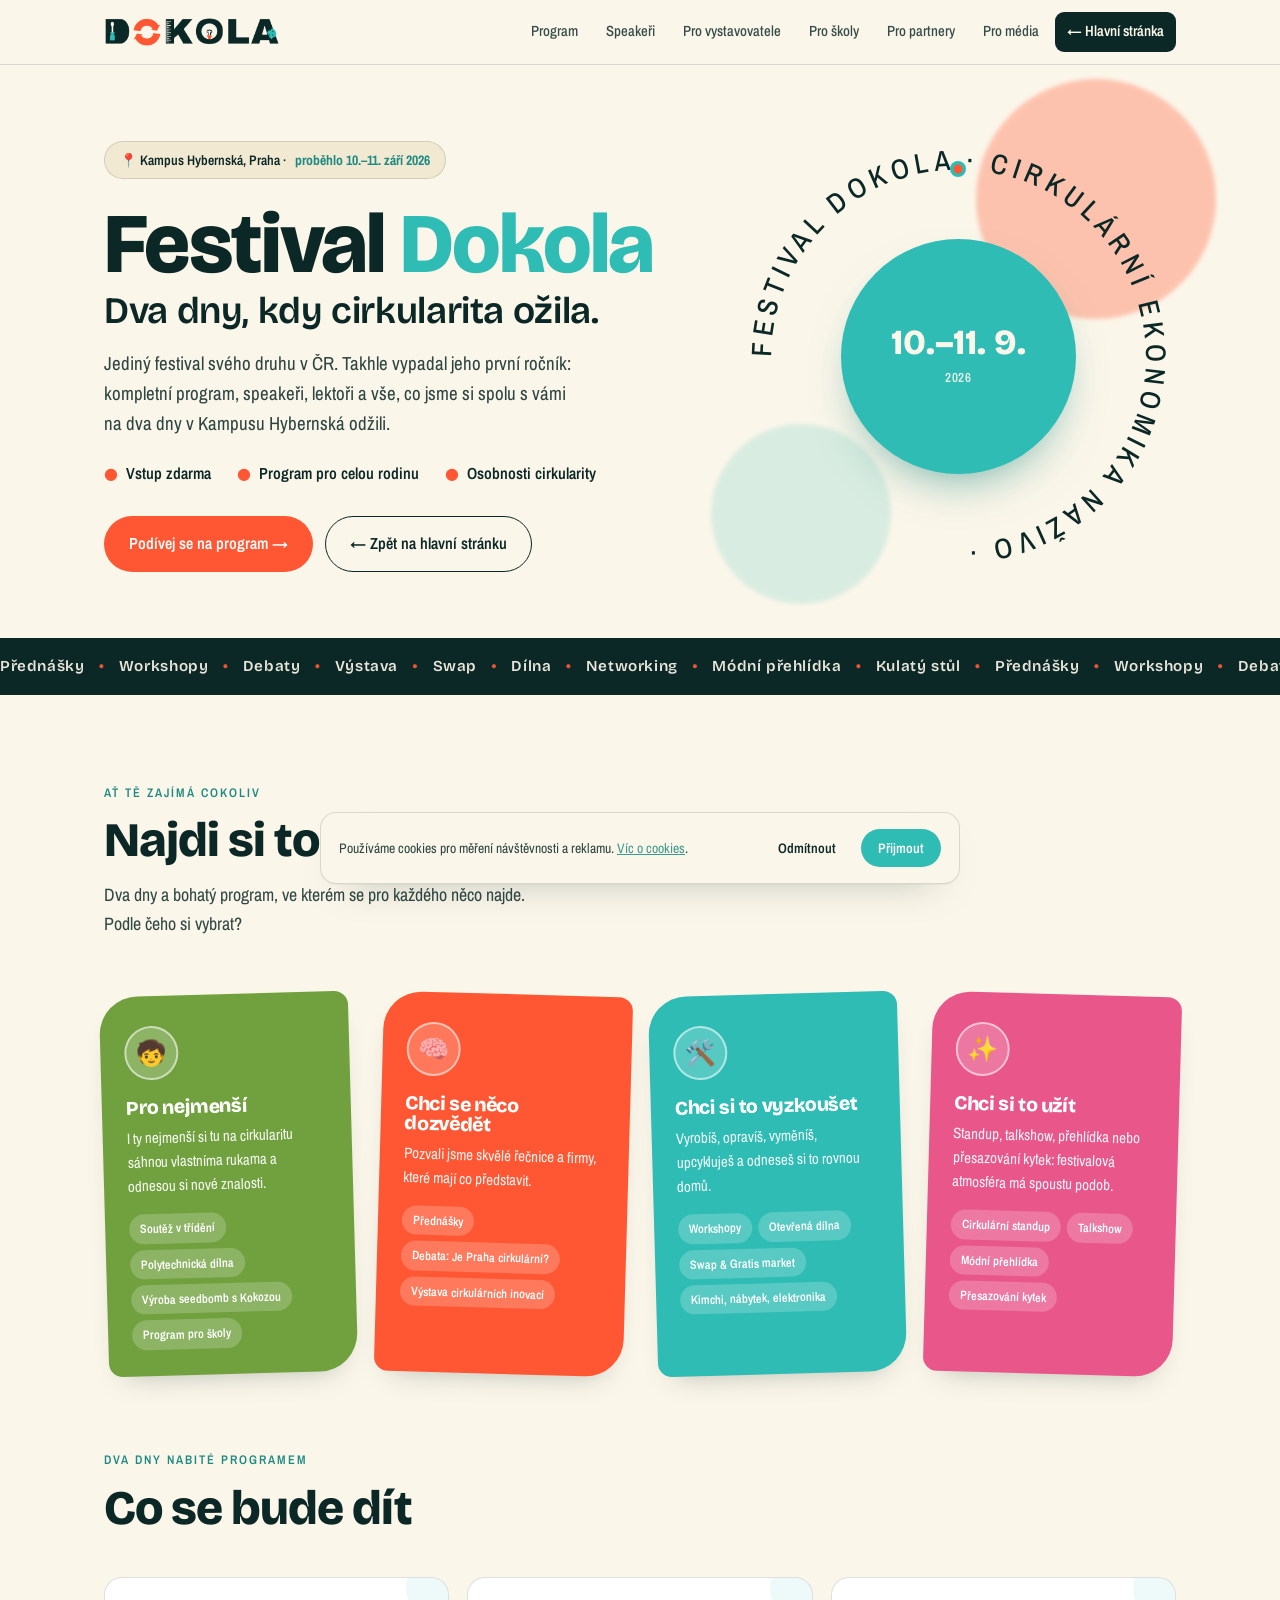
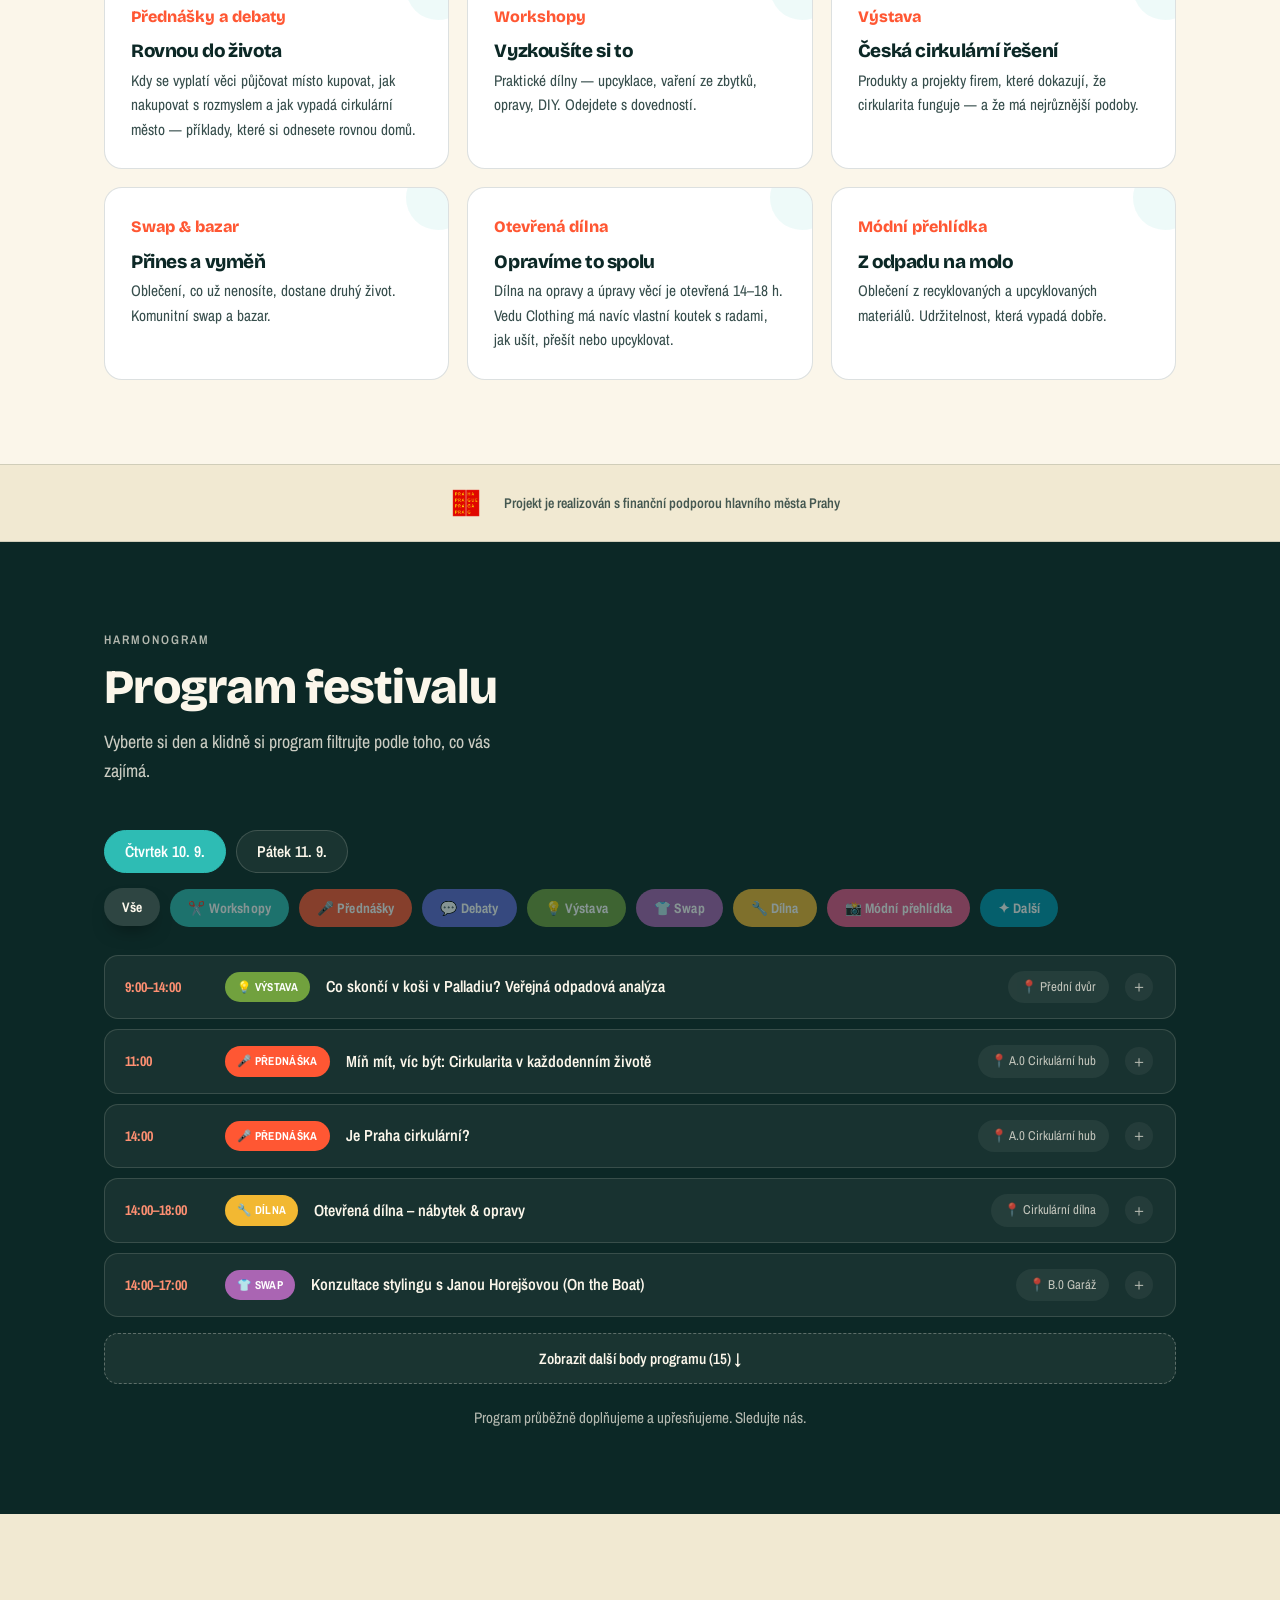
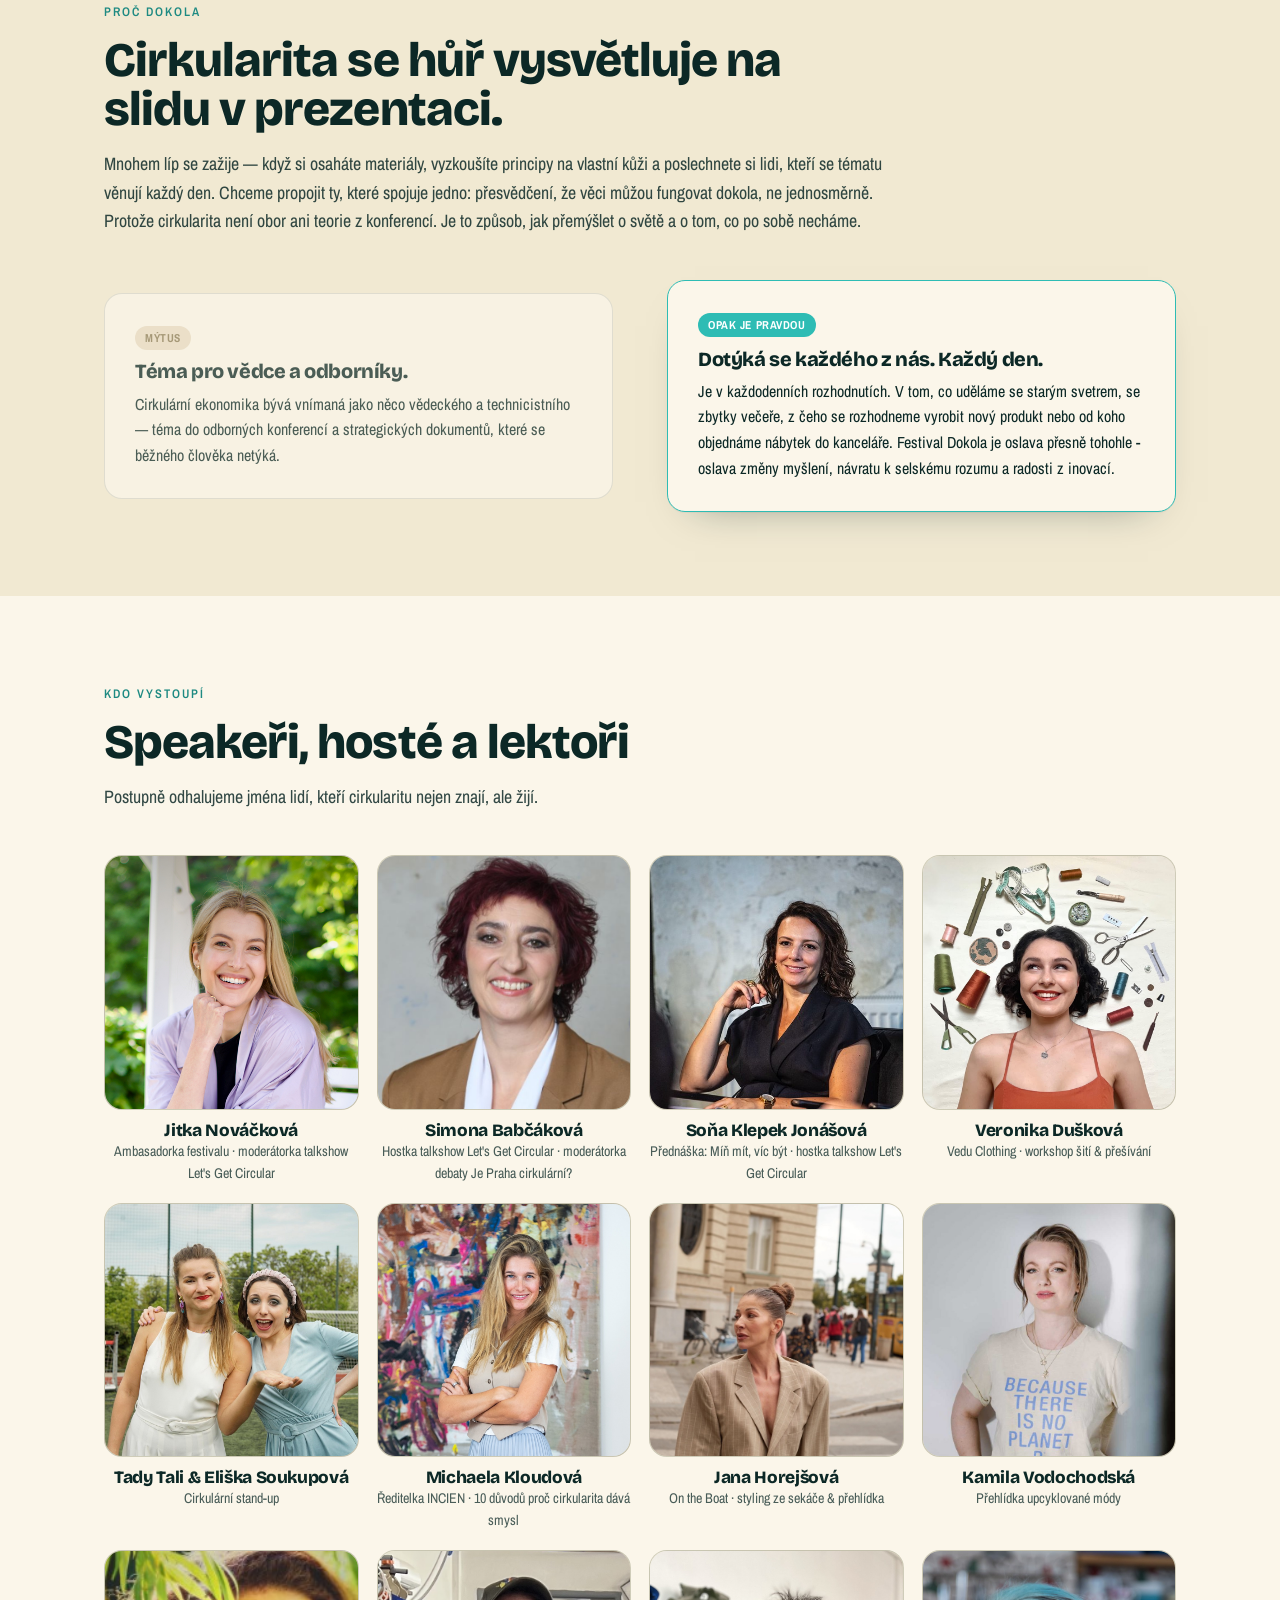
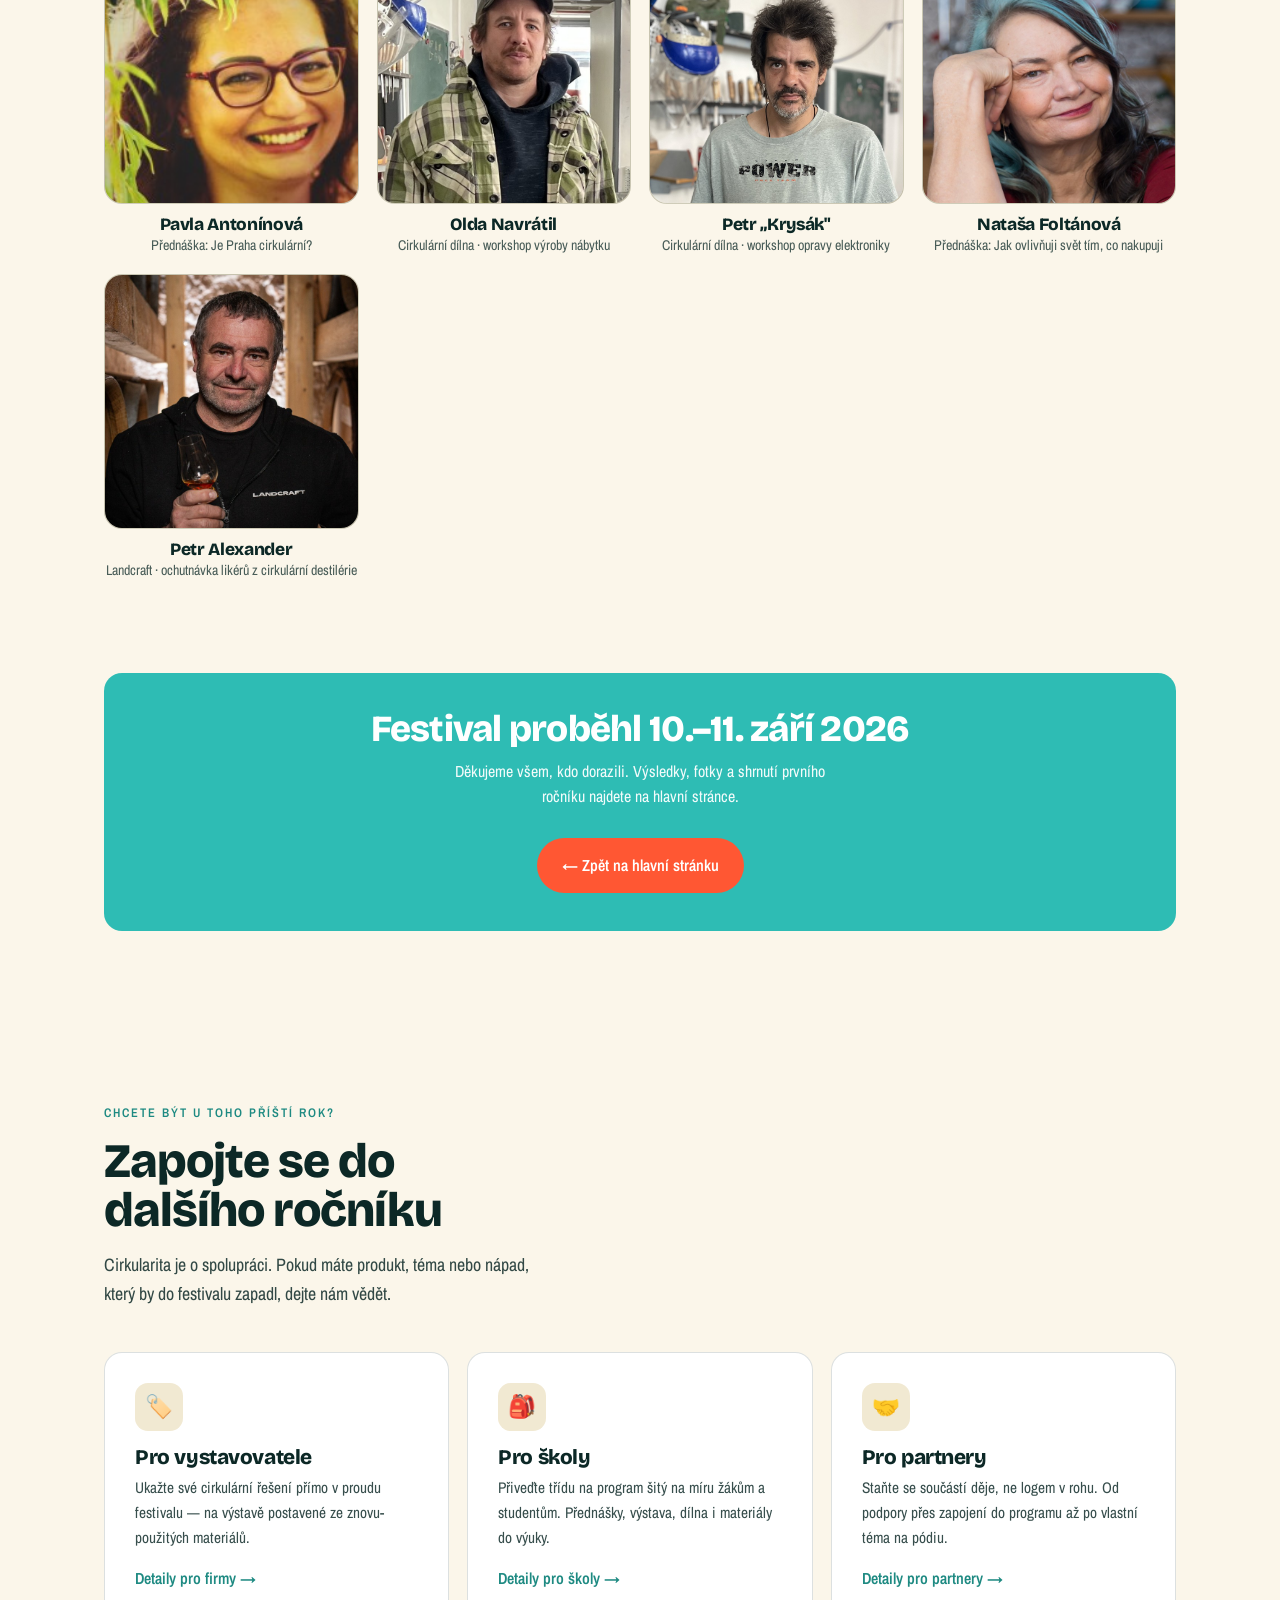
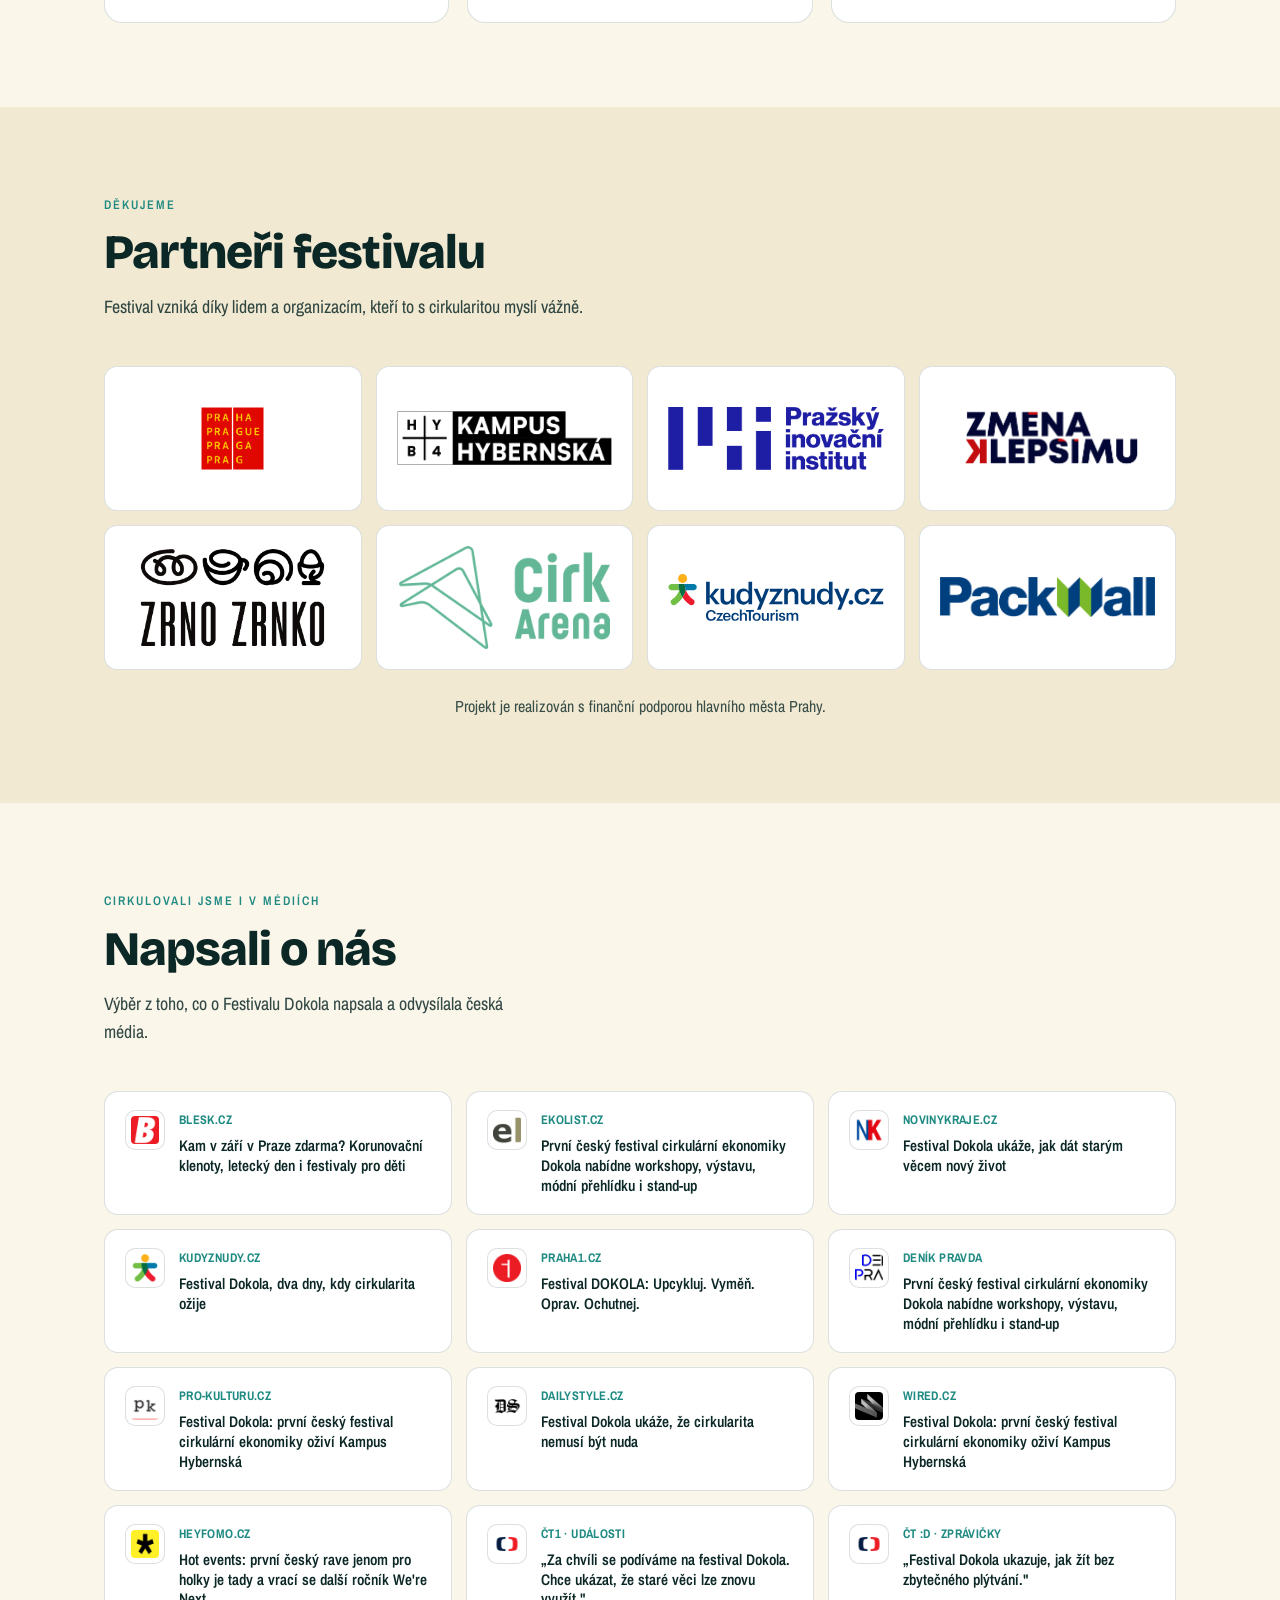
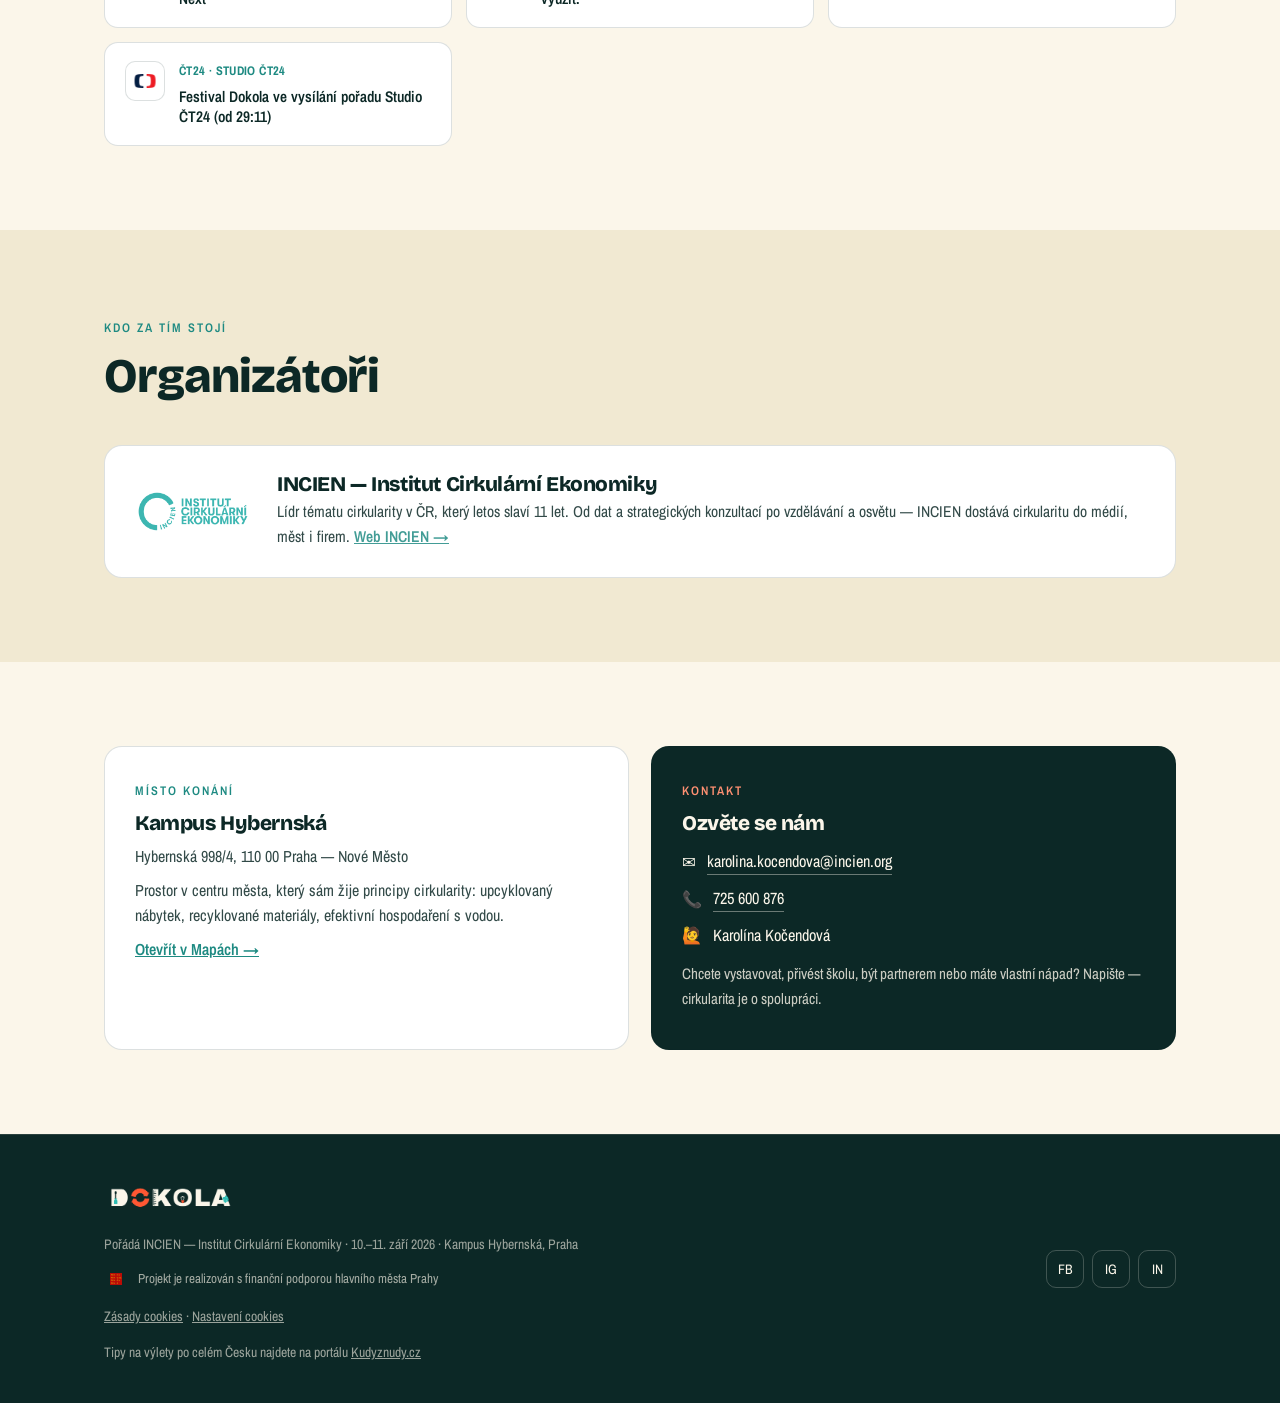
<file: prvni-rocnik-2026.html>
<!DOCTYPE html>
<html lang="cs">
<head>
<meta charset="UTF-8">
<meta name="viewport" content="width=device-width, initial-scale=1.0">
<title>Festival Dokola: 1. ročník (2026)</title>
<meta name="description" content="Jak proběhl 1. ročník Festivalu Dokola 10.–11. září 2026 v Kampusu Hybernská. Kompletní program, speakeři a vše, co se dělo.">
<meta property="og:title" content="Festival Dokola: 1. ročník (2026)">
<meta property="og:description" content="Jak proběhl 1. ročník Festivalu Dokola. Kompletní program, speakeři a vše, co se dělo.">
<meta property="og:type" content="website">
<meta property="og:url" content="https://festivaldokola.cz/prvni-rocnik-2026.html">
<meta property="og:image" content="https://festivaldokola.cz/img/brand/og-image.jpg">
<meta name="twitter:card" content="summary_large_image">
<link rel="icon" type="image/png" href="img/brand/favicon.png">
<link rel="icon" type="image/png" sizes="512x512" href="img/brand/favicon-512.png">
<link rel="apple-touch-icon" href="img/brand/apple-touch-icon.png">
<link rel="preconnect" href="https://fonts.googleapis.com">
<link rel="preconnect" href="https://fonts.gstatic.com" crossorigin>
<link href="https://fonts.googleapis.com/css2?family=Bricolage+Grotesque:opsz,wght@12..96,400;12..96,600;12..96,800&family=Archivo+Narrow:wght@400;500;600;700&display=swap" rel="stylesheet">
<link rel="stylesheet" href="shared.css">
</head>
<body>

<!-- NAV -->
<header class="nav">
  <div class="wrap nav-inner">
    <a href="index.html" class="brand"><img src="img/brand/dokola-logo-nav.png" alt="Festival Dokola"></a>
    <button class="burger" aria-label="Menu" id="burger"><span></span><span></span><span></span></button>
    <nav class="nav-links" id="navlinks">
      <a href="#program">Program</a>
      <a href="#speakeri">Speakeři</a>
      <a href="pro-vystavovatele.html">Pro vystavovatele</a>
      <a href="pro-skoly.html">Pro školy</a>
      <a href="pro-partnery.html">Pro partnery</a>
      <a href="pro-media.html">Pro média</a>
      <a href="index.html" class="cta">← Hlavní stránka</a>
    </nav>
  </div>
</header>

<!-- HERO -->
<section class="hero">
  <div class="wrap hero-grid">
    <div>
      <div class="kicker">📍 Kampus Hybernská, Praha · <b>proběhlo 10.–11. září 2026</b></div>
      <h1>Festival <span class="turn">Dokola</span><span class="sub">Dva dny, kdy cirkularita ožila.</span></h1>
      <p class="lead">Jediný festival svého druhu v ČR. Takhle vypadal jeho první ročník: kompletní program, speakeři, lektoři a vše, co jsme si spolu s vámi na dva dny v Kampusu Hybernská odžili.</p>
      <div class="meta-row">
        <span><span class="ic">●</span> Vstup zdarma</span>
        <span><span class="ic">●</span> Program pro celou rodinu</span>
        <span><span class="ic">●</span> Osobnosti cirkularity</span>
      </div>
      <div class="btns">
        <a href="#program" class="btn btn-primary">Podívej se na program →</a>
        <a href="index.html" class="btn btn-ghost">← Zpět na hlavní stránku</a>
      </div>
    </div>
    <div class="ring-stage">
      <span class="blob o"></span><span class="blob t"></span>
      <div class="ring" aria-hidden="true">
        <svg viewBox="0 0 200 200">
          <defs><path id="circ" d="M100,100 m-86,0 a86,86 0 1,1 172,0 a86,86 0 1,1 -172,0"/></defs>
          <text font-family="Archivo Narrow" font-weight="500" font-size="13" letter-spacing="2.5" fill="var(--ink)">
            <textPath href="#circ" startOffset="0">FESTIVAL DOKOLA · CIRKULÁRNÍ EKONOMIKA NAŽIVO · </textPath>
          </text>
        </svg>
      </div>
      <div class="ring-orbit ring-orbit--a" aria-hidden="true"><span class="ring-dot ring-dot--teal"></span></div>
      <div class="ring-orbit ring-orbit--b" aria-hidden="true"><span class="ring-dot ring-dot--orange"></span></div>
      <div class="ring-core">
        <span class="big">10.–11. 9.</span>
        <small>2026</small>
      </div>
    </div>
  </div>
</section>

<!-- TAG STRIP -->
<div class="tagstrip" aria-hidden="true">
  <div class="scroller">
    <b>Přednášky</b><b>Workshopy</b><b>Debaty</b><b>Výstava</b><b>Swap</b><b>Dílna</b><b>Networking</b><b>Módní přehlídka</b><b>Kulatý stůl</b>
    <b>Přednášky</b><b>Workshopy</b><b>Debaty</b><b>Výstava</b><b>Swap</b><b>Dílna</b><b>Networking</b><b>Módní přehlídka</b><b>Kulatý stůl</b>
  </div>
</div>

<!-- NAJDI SI TO SVOJE -->
<section class="who">
  <div class="wrap">
    <div class="sec-head reveal">
      <span class="eyebrow">Ať tě zajímá cokoliv</span>
      <h2>Najdi si to svoje</h2>
      <p>Dva dny a bohatý program, ve kterém se pro každého něco najde. Podle čeho si vybrat?</p>
    </div>
    <div class="who-grid">

      <div class="who-card c-kids reveal">
        <div class="who-icon">🧒</div>
        <h3>Pro nejmenší</h3>
        <p class="desc">I ty nejmenší si tu na cirkularitu sáhnou vlastníma rukama a odnesou si nové znalosti.</p>
        <div class="who-tags">
          <span>Soutěž v třídění</span>
          <span>Polytechnická dílna</span>
          <span>Výroba seedbomb s Kokozou</span>
          <span>Program pro školy</span>
        </div>
      </div>

      <div class="who-card c-learn reveal">
        <div class="who-icon">🧠</div>
        <h3>Chci se něco dozvědět</h3>
        <p class="desc">Pozvali jsme skvělé řečnice a firmy, které mají co představit.</p>
        <div class="who-tags">
          <span>Přednášky</span>
          <span>Debata: Je Praha cirkulární?</span>
          <span>Výstava cirkulárních inovací</span>
        </div>
      </div>

      <div class="who-card c-make reveal">
        <div class="who-icon">🛠️</div>
        <h3>Chci si to vyzkoušet</h3>
        <p class="desc">Vyrobíš, opravíš, vyměníš, upcykluješ a odneseš si to rovnou domů.</p>
        <div class="who-tags">
          <span>Workshopy</span>
          <span>Otevřená dílna</span>
          <span>Swap & Gratis market</span>
          <span>Kimchi, nábytek, elektronika</span>
        </div>
      </div>

      <div class="who-card c-vibe reveal">
        <div class="who-icon">✨</div>
        <h3>Chci si to užít</h3>
        <p class="desc">Standup, talkshow, přehlídka nebo přesazování kytek: festivalová atmosféra má spoustu podob.</p>
        <div class="who-tags">
          <span>Cirkulární standup</span>
          <span>Talkshow</span>
          <span>Módní přehlídka</span>
          <span>Přesazování kytek</span>
        </div>
      </div>

    </div>
    <div class="who-dots" aria-hidden="true"><span class="active"></span><span></span><span></span><span></span></div>
  </div>
</section>

<!-- CO SE BUDE DÍT -->
<section id="co-se-bude-dit">
  <div class="wrap">
    <div class="sec-head reveal">
      <span class="eyebrow">Dva dny nabité programem</span>
      <h2>Co se bude dít</h2>
    </div>
    <div class="grid-acts">
      <div class="act reveal"><span class="corner"></span><div class="n">Přednášky a debaty</div><h3>Rovnou do života</h3><p>Kdy se vyplatí věci půjčovat místo kupovat, jak nakupovat s rozmyslem a jak vypadá cirkulární město — příklady, které si odnesete rovnou domů.</p></div>
      <div class="act reveal"><span class="corner"></span><div class="n">Workshopy</div><h3>Vyzkoušíte si to</h3><p>Praktické dílny — upcyklace, vaření ze zbytků, opravy, DIY. Odejdete s dovedností.</p></div>
      <div class="act reveal"><span class="corner"></span><div class="n">Výstava</div><h3>Česká cirkulární řešení</h3><p>Produkty a projekty firem, které dokazují, že cirkularita funguje — a že má nejrůznější podoby.</p></div>
      <div class="act reveal"><span class="corner"></span><div class="n">Swap &amp; bazar</div><h3>Přines a vyměň</h3><p>Oblečení, co už nenosíte, dostane druhý život. Komunitní swap a bazar.</p></div>
      <div class="act reveal"><span class="corner"></span><div class="n">Otevřená dílna</div><h3>Opravíme to spolu</h3><p>Dílna na opravy a úpravy věcí je otevřená 14–18 h. Vedu Clothing má navíc vlastní koutek s radami, jak ušít, přešít nebo upcyklovat.</p></div>
      <div class="act reveal"><span class="corner"></span><div class="n">Módní přehlídka</div><h3>Z odpadu na molo</h3><p>Oblečení z recyklovaných a upcyklovaných materiálů. Udržitelnost, která vypadá dobře.</p></div>
    </div>
  </div>
</section>

<!-- SUPPORT STRIP -->
<div class="support-strip">
  <div class="wrap">
    <img src="img/partners/praha.png" alt="Hlavní město Praha">
    <span>Projekt je realizován s finanční podporou hlavního města Prahy</span>
  </div>
</div>

<!-- PROGRAM -->
<section id="program" class="program">
  <div class="wrap">
    <div class="sec-head reveal">
      <span class="eyebrow">Harmonogram</span>
      <h2>Program festivalu</h2>
      <p style="opacity:.8">Vyberte si den a klidně si program filtrujte podle toho, co vás zajímá.</p>
    </div>

    <div class="prog-tabs" role="tablist" aria-label="Den festivalu">
      <button class="pt active" data-day="ct" type="button">Čtvrtek 10. 9.</button>
      <button class="pt" data-day="pa" type="button">Pátek 11. 9.</button>
    </div>

    <div class="prog-filters" role="group" aria-label="Filtrovat program podle typu">
      <button class="pf active" data-cat="all" type="button">Vše</button>
      <button class="pf cat-workshop" data-cat="workshop" type="button">✂️ Workshopy</button>
      <button class="pf cat-prednaska" data-cat="prednaska" type="button">🎤 Přednášky</button>
      <button class="pf cat-debata" data-cat="debata" type="button">💬 Debaty</button>
      <button class="pf cat-vystava" data-cat="vystava" type="button">💡 Výstava</button>
      <button class="pf cat-swap" data-cat="swap" type="button">👕 Swap</button>
      <button class="pf cat-dilna" data-cat="dilna" type="button">🔧 Dílna</button>
      <button class="pf cat-moda" data-cat="moda" type="button">📸 Módní přehlídka</button>
      <button class="pf cat-dalsi" data-cat="dalsi" type="button">✦ Další</button>
    </div>

    <div class="prog-day" data-day="ct">
      <details class="prog-item" data-cat="vystava">
        <summary><span class="pi-time">9:00–14:00</span><span class="pi-cat cat-vystava">💡 Výstava</span><span class="pi-title">Co skončí v koši v Palladiu? Veřejná odpadová analýza</span><span class="pi-place">📍 Přední dvůr</span><span class="pi-arrow">＋</span></summary>
        <div class="pi-body">
          <p>Kolik odpadu denně vyprodukuje obchodní centrum a co v něm doopravdy je? Přímo na festivalu roztřídíme skutečný vzorek směsného odpadu z veřejných košů OC Palladium, tedy ten, který tam každý den necháváme my všichni jako zákazníci. Uvidíš, co se v něm doopravdy skrývá, kolik z toho šlo vytřídit a kde má obchodní centrum i jeho návštěvníci největší prostor ke zlepšení.</p>
          <p style="opacity:.75;font-size:.9rem">Volně přístupné a zdarma.</p>
          <p><b>Ve spolupráci s:</b> OC Palladium</p>
        </div>
      </details>
      <details class="prog-item" data-cat="prednaska">
        <summary><span class="pi-time">11:00</span><span class="pi-cat cat-prednaska">🎤 Přednáška</span><span class="pi-title">Míň mít, víc být: Cirkularita v každodenním životě</span><span class="pi-place">📍 A.0 Cirkulární hub</span><span class="pi-arrow">＋</span></summary>
        <div class="pi-body">
          <p>Co kdyby cirkulární ekonomika nebyla jen velké téma pro firmy, strategie a odpadové hospodářství, ale praktický návod pro každodenní život? Soňa Klepek Jonášová představí principy cirkularity lidsky, srozumitelně a na příkladech, které známe všichni: kdy se vyplatí věci pronajímat místo vlastnit, proč second hand nemusí být kompromis, ale chytrá první volba, jak prodloužit život věcem, které už máme, a kde zbytečně platíme za pohodlí jednorázovosti.</p>
          <p style="opacity:.7;font-size:.85rem">Cena: zdarma · Kapacita: 60</p>
          <p><b>Řečnice:</b> Soňa Klepek Jonášová — zakladatelka INCIEN a jedna z výrazných českých osobností v oblasti cirkulární ekonomiky a udržitelnosti. V INCIEN se zaměřuje na advokacii cirkulární ekonomiky, mimo jiné na projektu Partnerství PRO výstavbu bytových domů z nízkoemisních materiálů. Působí také ve výboru udržitelnosti Škoda Auto a ve správní radě Změna k lepšímu.</p>
          <a href="https://goout.net/cs/min-mit-vic-byt-cirkularita-v-kazdodennim-zivote/szorvly/" target="_blank" rel="noopener" class="btn btn-primary btn-sm">Registrovat se zdarma →</a>
        </div>
      </details>
      <details class="prog-item" data-cat="prednaska">
        <summary><span class="pi-time">14:00</span><span class="pi-cat cat-prednaska">🎤 Přednáška</span><span class="pi-title">Je Praha cirkulární?</span><span class="pi-place">📍 A.0 Cirkulární hub</span><span class="pi-arrow">＋</span></summary>
        <div class="pi-body">
          <p>Praha si dala slib: dostat bioodpad z černých popelnic, rozšířit síť REUSE center, „železné neděle" nebo veřejné zakázky, kdy instituce nekupují jen to nejlevnější. Kolik z toho se zatím skutečně dostalo ze strategie do ulic a kde to zatím drhne? Pavla Antonínová, koordinátorka pro cirkulární ekonomiku HMP, vás provede tím, co v Praze reálně funguje, co se teprve rozjíždí a kde je největší prostor pro posun. Přednášku uzavře diskuze s publikem.</p>
          <p style="opacity:.7;font-size:.85rem">Cena: zdarma · Kapacita: 60</p>
          <p><b>Řečnice:</b> Pavla Antonínová (MHMP) — na Magistrátu hlavního města Prahy se věnuje odpadovému hospodářství a cirkulární ekonomice přes deset let. Stojí za přípravou a koordinací kroků Strategie hl. m. Prahy pro přechod na cirkulární ekonomiku (Cirkulární Praha 2030).</p>
          <a href="https://goout.net/cs/je-praha-cirkularni/szprvly/" target="_blank" rel="noopener" class="btn btn-primary btn-sm">Registrovat se zdarma →</a>
        </div>
      </details>
      <details class="prog-item" data-cat="dilna">
        <summary><span class="pi-time">14:00–18:00</span><span class="pi-cat cat-dilna">🔧 Dílna</span><span class="pi-title">Otevřená dílna – nábytek &amp; opravy</span><span class="pi-place">📍 Cirkulární dílna</span><span class="pi-arrow">＋</span></summary>
        <div class="pi-body">
          <p>Máš doma rozviklanou židli, starý stůl nebo skříňku, která by ještě vydržela, kdyby dostala trochu péče? Přines to s sebou do Cirkulární dílny Kampusu Hybernská. Nářadí i konzultace máš k dispozici celé odpoledne — stačí přijít, kdykoliv se ti to hodí, a nechat si poradit, jak na to.</p>
          <p style="opacity:.75;font-size:.9rem">Volně přístupné a zdarma, ale doporučujeme rezervaci.</p>
          <a href="https://goout.net/cs/festival-dokola-dva-dny-kdy-cirkularita-ozije/szgrvly/" target="_blank" rel="noopener" class="btn btn-primary btn-sm">Registrace →</a>
        </div>
      </details>
      <details class="prog-item" data-cat="swap">
        <summary><span class="pi-time">14:00–17:00</span><span class="pi-cat cat-swap">👕 Swap</span><span class="pi-title">Konzultace stylingu s Janou Horejšovou (On the Boat)</span><span class="pi-place">📍 B.0 Garáž</span><span class="pi-arrow">＋</span></summary>
        <div class="pi-body">
          <p>Přines kousky ze svého šatníku, nebo se rovnou inspiruj tím, co najdeš u swapu — Jana Horejšová z On the Boat ti poradí, jak z nich (i z bazarového regálu) poskládat outfit, který sedí právě tobě.</p>
          <p style="opacity:.75;font-size:.9rem">Volně přístupné a zdarma.</p>
          <p><b>Kdo:</b> Jana Horejšová (On the Boat)</p>
        </div>
      </details>
      <details class="prog-item" data-cat="debata">
        <summary><span class="pi-time">15:00</span><span class="pi-cat cat-debata">💬 Debata</span><span class="pi-title">Je Praha cirkulární? – diskuze s veřejností</span><span class="pi-place">📍 C.0 Čítárna</span><span class="pi-arrow">＋</span></summary>
        <div class="pi-body">
          <p>Diskuze navazuje na přednášku Pavly Antonínové a otevírá ji všem — jak Prahu jako cirkulární město vnímáte vy? Co se vám na tom, co město dělá, líbí, a co vám naopak chybí?</p>
          <p><b>Kdo:</b> Simona Babčáková (moderátorka), Zuzana Drhová (Pražský inovační institut), Pavla Antonínová (MHMP), Broňa Sitár Baboráková (zastupitelka MČ Praha 1, předsedkyně Výboru proti vylidňování centra a pro podporu komunitního života)</p>
        </div>
      </details>
      <details class="prog-item" data-cat="workshop">
        <summary><span class="pi-time">15:00–17:00</span><span class="pi-cat cat-workshop">✂️ Workshop</span><span class="pi-title">Upcykluj a vyrob si kousek nábytku <small>(300 Kč)</small></span><span class="pi-place">📍 Cirkulární dílna</span><span class="pi-arrow">＋</span></summary>
        <div class="pi-body">
          <p>Prkénko, věšák, nebo rovnou truhlík na balkonové kytky — vyber si, co chceš vyrobit, a Olda z Cirkulární dílny tě naučí základy práce se dřevem. Nepracujeme s novým materiálem, ale se zbytky a odřezky, které by jinak skončily jako odpad. Žádné předchozí zkušenosti nejsou potřeba, jen chuť něco si postavit vlastníma rukama.</p>
          <p style="opacity:.7;font-size:.85rem">Cena: 300 Kč · Kapacita: 10</p>
          <p><b>Lektor:</b> Olda Navrátil (Cirkulární dílna) — Cirkulární dílna propojuje učení, komunitu, tvoření a cirkulární ekonomiku. Právě tady vznikla během rekonstrukce velká část nábytku, kterým je Kampus Hybernská vybaven.</p>
          <a href="https://goout.net/cs/upcykluj-a-vyrob-si-kousek-nabytku-workshop-v-cirkularni-dilne-s-oldou/szhrvly/" target="_blank" rel="noopener" class="btn btn-primary btn-sm">Registrace →</a>
        </div>
      </details>
      <details class="prog-item" data-cat="dilna">
        <summary><span class="pi-time">15:30–17:00</span><span class="pi-cat cat-dilna">🔧 Dílna</span><span class="pi-title">Otevřená dílna šití s Vedu Clothing a Gratis Market</span><span class="pi-place">📍 B.0 Garáž</span><span class="pi-arrow">＋</span></summary>
        <div class="pi-body">
          <p>Před workshopem: přines si oblečení, které potřebuje opravit nebo upravit, a Vedu mu dá druhý život přímo na místě — bez objednání a bez registrace.</p>
          <p style="opacity:.75;font-size:.9rem">Volně přístupné a zdarma.</p>
        </div>
      </details>
      <details class="prog-item" data-cat="prednaska">
        <summary><span class="pi-time">16:00</span><span class="pi-cat cat-prednaska">🎤 Přednáška</span><span class="pi-title">„Peníze jako volební lístek" — jak ovlivňuji svět tím, co nakupuji</span><span class="pi-place">📍 A.0 Cirkulární hub</span><span class="pi-arrow">＋</span></summary>
        <div class="pi-body">
          <p>Každý nákup je vlastně hlas. Rozhoduješ, jaké firmy, jaké postupy a jaký svět chceš svými penězi podpořit. Nataša Foltánová ukáže, jak funguje síla spotřebitelské volby v praxi a jak i malá každodenní rozhodnutí dokážou v součtu měnit trh. Žádné moralizování — jen konkrétní návod, jak nakupovat s rozmyslem.</p>
          <p style="opacity:.7;font-size:.85rem">Cena: zdarma · Kapacita: 60</p>
          <p><b>Řečnice:</b> Nataša Foltánová (zakladatelka značky Natasha, Tierra Verde) — ekologické drogerii se věnuje skoro 20 let. V roce 2008 založila firmu Tierra Verde a značku YELLOW &amp; BLUE, dnes pod vlastním jménem vede značku Natasha.</p>
          <a href="https://goout.net/cs/penize-jako-volebni-listek-jak-ovlivnuji-svet-tim-co-nakupuji/szyrvly/" target="_blank" rel="noopener" class="btn btn-primary btn-sm">Registrovat se zdarma →</a>
        </div>
      </details>
      <details class="prog-item" data-cat="workshop">
        <summary><span class="pi-time">17:00</span><span class="pi-cat cat-workshop">✂️ Workshop</span><span class="pi-title">„Z manžety klíčenka" – workshop šití <small>(300 Kč)</small></span><span class="pi-place">📍 D.1 Ateliér</span><span class="pi-arrow">＋</span></summary>
        <div class="pi-body">
          <p>Ze starých manžet od košile vykouzlíme klíčenku s kapsičkou — a u toho tě naučím základy šití na stroji. Klíčenka je ideální na drobnosti, které chceš mít pořád po ruce: sáčky pro pejsaře, rtěnku, náplast nebo drobné mince. Nemusíš umět vůbec nic — workshop je stavěný pro úplné začátečníky, provedu tě krok za krokem celým procesem a odejdeš s vlastní, originální klíčenkou. Manžety budou k dispozici na místě.</p>
          <p style="opacity:.7;font-size:.85rem">Cena: 300 Kč · Kapacita: 12</p>
          <p><b>Lektorka:</b> Veronika Dušková (@vedu_clothing) — šití je jejím koníčkem od roku 2019, od roku 2022 ho i studuje. Svoje nadšení, tipy a triky sdílí čtvrtým rokem s tisíci lidmi na sociálních sítích.</p>
          <a href="https://goout.net/cs/z-manzety-klicenka-upcyklacni-workshop-pro-uplne-zacatecniky-s-vedu/szjrvly/" target="_blank" rel="noopener" class="btn btn-primary btn-sm">Registrace →</a>
        </div>
      </details>
      <details class="prog-item" data-cat="debata">
        <summary><span class="pi-time">17:00</span><span class="pi-cat cat-debata">💬 Debata</span><span class="pi-title">Let's Get Circular – Talkshow s Jitkou Nováčkovou</span><span class="pi-place">📍 A.0 Cirkulární hub</span><span class="pi-arrow">＋</span></summary>
        <div class="pi-body">
          <p>Třídí doma odpad, i když se nikdo nedívá? Jak vypadá jejich šatník? A jak vidí naší budoucnost? Jitka Nováčková si zve hosty do křesla, aby zjistila, jak moc (a jak upřímně) se jim cirkularita prolíná do každodenního života.</p>
          <p style="opacity:.7;font-size:.85rem">Cena: zdarma · Kapacita: 60</p>
          <p><b>Kdo:</b> Jitka Nováčková (moderátorka), Simona Babčáková, Soňa Klepek Jonášová a další</p>
          <a href="https://goout.net/cs/let-s-get-circular-talkshow-s-jitkou-novackovou/szasvly/" target="_blank" rel="noopener" class="btn btn-primary btn-sm">Registrovat se zdarma →</a>
        </div>
      </details>
      <details class="prog-item" data-cat="moda">
        <summary><span class="pi-time">19:00</span><span class="pi-cat cat-moda">📸 Móda</span><span class="pi-title">Přehlídka upcyklované módy</span><span class="pi-place">📍 A.0 Cirkulární hub</span><span class="pi-arrow">＋</span></summary>
        <div class="pi-body">
          <p><b>Kdo:</b> Jana Horejšová, Kamila Vodochodská</p>
          <p style="opacity:.75;font-size:.9rem">Pouze na rezervaci.</p>
          <a href="https://goout.net/cs/festival-dokola-dva-dny-kdy-cirkularita-ozije/szgrvly/" target="_blank" rel="noopener" class="btn btn-primary btn-sm">Registrace →</a>
        </div>
      </details>
      <details class="prog-item" data-cat="dalsi">
        <summary><span class="pi-time">19:00</span><span class="pi-cat cat-dalsi">✦ Další</span><span class="pi-title">Večírek INCIEN</span><span class="pi-place">📍 A.0 Cirkulární hub</span><span class="pi-arrow">＋</span></summary>
        <div class="pi-body">
          <p>Slavnostní večer pro zvané hosty, partnery a přátele — reflexe 11 let cirkularity v Česku.</p>
          <p style="opacity:.75;font-size:.9rem">Pokud vám pozvánka nedorazila, a rádi byste na večírek dorazili, ozvěte se nám na <a href="mailto:karolina.kocendova@incien.org">karolina.kocendova@incien.org</a>.</p>
        </div>
      </details>
      <details class="prog-item" data-cat="workshop">
        <summary><span class="pi-time">Dopoledne</span><span class="pi-cat cat-workshop">✂️ Workshop</span><span class="pi-title">„Co dělat se zbytky z kuchyně?" <small>(pro školy)</small></span><span class="pi-place">📍 Cirkulární dílna</span><span class="pi-arrow">＋</span></summary>
        <div class="pi-body">
          <p>Co se stane s kávovou sedlinou, když ji nevyhodíme? Kokoza žákům v krátké přednášce a navazujícím workshopu ukáže, jak funguje kompostování a jak se z „odpadu" znovu stává živá půda. Na to naváže ReKáva a předvede, jak se z použité kávové sedliny dá vypěstovat vlastní houby — žáci si vyzkouší výrobu houbária na místě a odnesou si domů nejen nové znalosti, ale i večeři :)</p>
          <p style="opacity:.7;font-size:.85rem">Turnusy: 9:00 · 10:45 · 11:30</p>
          <p><b>Kdo:</b> ReKáva + Kokoza</p>
          <a href="pro-skoly.html" class="btn btn-primary btn-sm">Registrace →</a>
        </div>
      </details>
      <details class="prog-item" data-cat="prednaska">
        <summary><span class="pi-time">Dopoledne</span><span class="pi-cat cat-prednaska">🎤 Přednáška</span><span class="pi-title">Od odpadu k oběhu – Úvod do cirkulární ekonomiky <small>(pro školy)</small></span><span class="pi-place">📍 A.0 Cirkulární hub</span><span class="pi-arrow">＋</span></summary>
        <div class="pi-body">
          <p>Co se vlastně stane s věcí, když skončí v koši? A musí to tak vždycky být? Přednáška INCIEN provede žáky a studenty základními principy cirkulární ekonomiky — srozumitelně, prakticky a na příkladech, které znají ze svého okolí. Ukážeme, jak fungují odpady, recyklace a redesign výrobků v reálném světě, a proč to není jen věc „ekologů", ale i byznysu a měst, ve kterých žijeme.</p>
          <p style="opacity:.7;font-size:.85rem">Kapacita je omezená.</p>
          <p><b>Kdo:</b> INCIEN</p>
          <a href="pro-skoly.html" class="btn btn-primary btn-sm">Registrace →</a>
        </div>
      </details>
      <details class="prog-item" data-cat="dalsi">
        <summary><span class="pi-time">Celý den</span><span class="pi-cat cat-dalsi">✦ Další</span><span class="pi-title">Promítání: Cirkademie a Od Odpadu k pokladu</span><span class="pi-place">📍 C.0 Čítárna</span><span class="pi-arrow">＋</span></summary>
        <div class="pi-body">
          <p>Vzdělávací seriál Cirkademie o cirkulární ekonomice, krátká dokumentární minisérie Od Odpadu k pokladu o cestě odpadu zpátky do oběhu a videa o modulárním stavebnictví od KOMA MODULAR — pouštíme ve smyčce po celý den, přijďte se kdykoliv zastavit.</p>
          <p style="opacity:.75;font-size:.9rem">Volně přístupné a zdarma.</p>
        </div>
      </details>
      <details class="prog-item" data-cat="vystava">
        <summary><span class="pi-time">Celý den</span><span class="pi-cat cat-vystava">💡 Výstava</span><span class="pi-title">Výstava cirkulárních řešení</span><span class="pi-place">📍 A.0 Cirkulární hub</span><span class="pi-arrow">＋</span></summary>
        <div class="pi-body">
          <p>Cirkulární řešení, na která si můžete sáhnout — postavená přímo v proudu festivalu. Uvidíte třeba houbárium na pěstování hub z použité kávové sedliny, sedátko vyrobené z ohraných tenisových míčků nebo Reencle — domácí elektrický kompostér, který zpracuje kuchyňské zbytky do 24 hodin bez zápachu. Lineup vystavovaných řešení průběžně doplňujeme.</p>
          <p style="opacity:.75;font-size:.9rem">Volně přístupné a zdarma.</p>
        </div>
      </details>
      <details class="prog-item" data-cat="swap">
        <summary><span class="pi-time">Celý den</span><span class="pi-cat cat-swap">👕 Swap</span><span class="pi-title">Swap &amp; komunitní bazar – Gratis Market</span><span class="pi-place">📍 B.0 Garáž</span><span class="pi-arrow">＋</span></summary>
        <div class="pi-body">
          <p>Oblečení, co už nenosíte, dostane druhý život. Přineste, co doma nepotřebujete, a odneste si něco nového — bez peněz, bez registrace.</p>
          <p style="opacity:.75;font-size:.9rem">Volně přístupné a zdarma.</p>
        </div>
      </details>
      <details class="prog-item" data-cat="dalsi">
        <summary><span class="pi-time">Celý den</span><span class="pi-cat cat-dalsi">✦ Další</span><span class="pi-title">„Cirkularita v truhlíku" — přesazování kytek</span><span class="pi-place">📍 Přední dvůr</span><span class="pi-arrow">＋</span></summary>
        <div class="pi-body">
          <p>Je září — ideální čas na nový začátek. Možná se právě stěhuješ, možná ti prostě všechno na balkoně nepřežilo dovolenou. :D Zastav se u stánku Kokozy ve dvoře, přivezou čerstvý kompost a společně si přesadíš nové kytky a seedbomby do truhlíku. Malý restart pro tvůj balkon nebo parapet, se kterým odejdeš rovnou domů.</p>
          <p><b>Kdo:</b> Kokoza</p>
        </div>
      </details>
      <details class="prog-item" data-cat="dalsi">
        <summary><span class="pi-time">Celý den</span><span class="pi-cat cat-dalsi">✦ Další</span><span class="pi-title">Postav si vlastní příběh. Stavebnice TOTEMO pro děti i rodiče</span><span class="pi-place">📍 C.0 Čítárna</span><span class="pi-arrow">＋</span></summary>
        <div class="pi-body">
          <p>Žádný návod, žádné jedno správné řešení. TOTEMO je stavebnice, ze které si postavíš vlastní postavičky, stavby i celé příběhy, tak jak je právě napadnou tebe nebo tvoje dítě. Část dílků je dřevěná, část z recyklovaného plastu, který jinak skončil ve sběrném dvoře, takže si při stavění osaháš i kus cirkulární ekonomiky. Vhodné pro děti od 4 let, zabaví se ale i dospělí.</p>
          <p>Stavebnici vyvinula Adriana Kolda s týmem pedagogů a dětských psychologů, celá výroba probíhá v Česku a za svůj design už získalo Czech Grand Design, Designblok Award i mezinárodní Rossana Orlandi Prize.</p>
          <p>Na Festivalu Dokola najdeš dráhu, kterou si můžeš vyzkoušet i přetvořit.</p>
          <p style="opacity:.7;font-size:.85rem">Cena: zdarma · Kapacita: bez omezení</p>
        </div>
      </details>
      <button class="prog-more" type="button">Zobrazit další body programu ↓</button>
    </div>

    <div class="prog-day" data-day="pa" hidden>
      <details class="prog-item" data-cat="vystava">
        <summary><span class="pi-time">9:00–18:00</span><span class="pi-cat cat-vystava">💡 Výstava</span><span class="pi-title">Kam co patří? — výstava nádob s Pražskými službami</span><span class="pi-place">📍 Přední dvůr</span><span class="pi-arrow">＋</span></summary>
        <div class="pi-body">
          <p>Papír, sklo, bioodpad, multikomodita, plech — pět barevných 240litrových nádob na tříděný odpad si přijedou představit Pražské služby. Zahrajeme si s dětmi edukativní hru Kam co patří, a kdo uhodne správně, odnese si domů miniaturu popelničky.</p>
          <p style="opacity:.75;font-size:.9rem">Volně přístupné a zdarma.</p>
          <p><b>Kdo:</b> Pražské služby</p>
        </div>
      </details>
      <details class="prog-item" data-cat="dilna">
        <summary><span class="pi-time">9:00–12:30</span><span class="pi-cat cat-dilna">🔧 Dílna</span><span class="pi-title">Polytechnická dílna pro děti</span><span class="pi-place">📍 Přední dvůr</span><span class="pi-arrow">＋</span></summary>
        <div class="pi-body">
          <p>Šikovné ruce se hodí v každém věku. Děti si na dvoře vyzkouší základy práce s nářadím a materiálem pod dohledem lektorů — hravou formou a bez tlaku na výsledek.</p>
          <p style="opacity:.75;font-size:.9rem">Volně přístupné a zdarma.</p>
        </div>
      </details>
      <details class="prog-item" data-cat="debata">
        <summary><span class="pi-time">9:30</span><span class="pi-cat cat-debata">💬 Debata</span><span class="pi-title">Kulatý stůl: Cirkularita ve veřejných zakázkách</span><span class="pi-place">📍 A.2 Zasedačka</span><span class="pi-arrow">＋</span></summary>
        <div class="pi-body">
          <p><b>Od jednoho příkladu k běžné praxi:</b> jak dostat cirkularitu do veřejných zakázek ve stavebnictví napříč Prahou? Na příkladu rekonstrukce Pragerových kostek — první cirkulární rekonstrukce realizované veřejným zadavatelem v Praze — se ptáme, co brání tomu, aby se z výjimky stalo pravidlo. Řeč bude o materiálovém katastru Prahy, metodice odpovědného zadávání i blížící se povinnosti cirkulárních kritérií ve veřejných zakázkách.</p>
          <p><b>Facilitace:</b> Soňa Klepek Jonášová</p>
          <p><b>Kdo:</b> INCIEN, Pražský inovační institut (PII)</p>
          <p style="opacity:.75;font-size:.9rem">Uzavřená akce, jen na pozvánky.</p>
        </div>
      </details>
      <details class="prog-item" data-cat="prednaska">
        <summary><span class="pi-time">11:00</span><span class="pi-cat cat-prednaska">🎤 Přednáška</span><span class="pi-title">10 důvodů proč cirkularita dává smysl</span><span class="pi-place">📍 A.0 Cirkulární hub</span><span class="pi-arrow">＋</span></summary>
        <div class="pi-body">
          <p>Průměrná čtyřčlenná rodina v Česku ročně vyhodí jídlo za víc než 14 000 Kč. Uživatelé Vinted loni ušetřili 21,6 miliardy eur tím, že nekupovali nové kousky oblečení. A cirkulární ekonomika by v Česku mohla vytvořit až 150 tisíc nových pracovních míst. Michaela Kloudová vybrala deset důvodů, po kterých se možná na svůj nákup, práci i město, ve kterém žiješ, podíváš trochu jinak.</p>
          <p style="opacity:.7;font-size:.85rem">Cena: zdarma · Kapacita: 60</p>
          <p><b>Řečnice:</b> Michaela Kloudová (ředitelka INCIEN) — vede INCIEN od roku 2024 a přináší zkušenosti z byznysu i startupového světa. Založila startup Genster, který dotáhla na roční obrat kolem milionu eur a 35členný tým. Stála také u zrodu prvního cirkulárního obchoďáku No Neke.</p>
          <a href="https://goout.net/cs/10-duvodu-proc-cirkularita-dava-smysl/szcsvly/" target="_blank" rel="noopener" class="btn btn-primary btn-sm">Registrovat se zdarma →</a>
        </div>
      </details>
      <details class="prog-item" data-cat="prednaska">
        <summary><span class="pi-time">13:00</span><span class="pi-cat cat-prednaska">🎤 Přednáška</span><span class="pi-title">Jak vypadá cirkulární obec?</span><span class="pi-place">📍 A.0 Cirkulární hub</span><span class="pi-arrow">＋</span></summary>
        <div class="pi-body">
          <p>Cirkulární ekonomika nemusí být jen pro velká města s experty a miliony v rozpočtu. Co třeba předcházení odpadu na akcích a festivalech, re-use centrum, knihovna věcí místo koupě, nebo odpadové hospodářství, které funguje o třídu líp? Cirkulární hub P-PINK (Pardubice) v rámci evropského projektu CHEERS4EU zmapoval, jak si s cirkularitou poradila menší česká města, a přijede ukázat, co z jejich zkušenosti může inspirovat i Prahu.</p>
          <p style="opacity:.7;font-size:.85rem">Cena: zdarma · Kapacita: 60</p>
          <p><b>Řečníci:</b> Cirkulární hub P-PINK (Pardubice) — vzniká pod Pardubickým podnikatelským inkubátorem (P-PINK) jako pilotní projekt evropského programu CHEERS4EU (Interreg Europe). Pomáhá obcím, firmám, organizacím a veřejnosti v Pardubickém kraji najít cestu k cirkulární ekonomice.</p>
          <a href="https://goout.net/cs/jak-vypada-cirkularni-obec/szbsvly/" target="_blank" rel="noopener" class="btn btn-primary btn-sm">Registrovat se zdarma →</a>
        </div>
      </details>
      <details class="prog-item" data-cat="dilna">
        <summary><span class="pi-time">14:00–18:00</span><span class="pi-cat cat-dilna">🔧 Dílna</span><span class="pi-title">Otevřená dílna – oprav si elektroniku</span><span class="pi-place">📍 Cirkulární dílna</span><span class="pi-arrow">＋</span></summary>
        <div class="pi-body">
          <p>Fén, co přestal foukat. Toustovač, co už nefunguje. Než to hodíš do koše, zastav se v Cirkulární dílně Kampusu Hybernská a zkus to opravit. Poradíme, v čem je problém, a pokud to půjde, ukážeme ti, jak si spravit věc, na kterou by sis jinak musel koupit novou.</p>
          <p style="opacity:.75;font-size:.9rem">Volný vstup, zdarma. Doporučujeme rezervaci.</p>
          <a href="https://goout.net/cs/festival-dokola-dva-dny-kdy-cirkularita-ozije/szgrvly/" target="_blank" rel="noopener" class="btn btn-primary btn-sm">Registrace →</a>
        </div>
      </details>
      <details class="prog-item" data-cat="workshop">
        <summary><span class="pi-time">15:00–17:00</span><span class="pi-cat cat-workshop">✂️ Workshop</span><span class="pi-title">Oprav si elektrický spotřebič <small>(300 Kč)</small></span><span class="pi-place">📍 Cirkulární dílna</span><span class="pi-arrow">＋</span></summary>
        <div class="pi-body">
          <p>Až 60 % výrobků na světě, které lidé vyhodí jako nefunkční, by šlo opravit bez náhradních dílů nebo za méně než 150 Kč. Přines si starý spotřebič, co doma jen zabírá místo, a Petr alias Krysák s tebou zjistí, v čem je problém, a pokud to půjde opravit, naučí tě jak — k tomu základy drobných domácích oprav.</p>
          <p style="opacity:.7;font-size:.85rem">Cena: 300 Kč · Kapacita: 10</p>
          <p><b>Lektor:</b> Petr alias Krysák (Cirkulární dílna) — Cirkulární dílna propojuje učení, komunitu, tvoření a cirkulární ekonomiku. Právě tady vznikla během rekonstrukce velká část nábytku, kterým je Kampus Hybernská vybaven.</p>
          <a href="https://goout.net/cs/oprav-si-elektricky-spotrebic-workshop-v-cirkularni-dilne-s-krysakem/szlrvly/" target="_blank" rel="noopener" class="btn btn-primary btn-sm">Registrace →</a>
        </div>
      </details>
      <details class="prog-item" data-cat="workshop">
        <summary><span class="pi-time">17:00</span><span class="pi-cat cat-workshop">✂️ Workshop</span><span class="pi-title">„I zelenina má druhou šanci" — výroba kimchi <small>(300 Kč)</small></span><span class="pi-place">📍 Cirkulární dílna</span><span class="pi-arrow">＋</span></summary>
        <div class="pi-body">
          <p>Naučíš se udělat vlastní kimchi z toho, co by jinak skončilo v koši. Kokoza ti ukáže, jak funguje fermentace, proč je to jedna z nejstarších cirkulárních technologií na světě a jak si z ní udělat chytrou domácí rutinu. Na konci si odneseš plnou sklenici domů.</p>
          <p style="opacity:.7;font-size:.85rem">Cena: 300 Kč · Kapacita: 10</p>
          <p><b>Lektoři:</b> Kokoza — od roku 2012 pomáhají lidem z města kompostovat a pěstovat. Věří, že soužití člověka a přírody nejvíc podpoří šířením myšlenky uzavřeného cyklu jídla mezi širokou i odbornou veřejností.</p>
          <a href="https://goout.net/cs/i-zelenina-ma-druhou-sanci-workshop-vyroby-kimchi-s-kokozou/sznrvly/" target="_blank" rel="noopener" class="btn btn-primary btn-sm">Registrace →</a>
        </div>
      </details>
      <details class="prog-item" data-cat="dalsi">
        <summary><span class="pi-time">18:00</span><span class="pi-cat cat-dalsi">✦ Další</span><span class="pi-title">Ochutnávka likérů s cirkulární destilérií Landcraft</span><span class="pi-place">📍 C.0 Čítárna</span><span class="pi-arrow">＋</span></summary>
        <div class="pi-body">
          <p>„Opravdu cirkulární umí být jen příroda. Ale právě ta je pro nás bezednou studnicí inspirace," říká o své práci chemik a destilatér Petr Alexander, který promluví nejen o cirkularitě, ale i o vůních vesmíru, evoluci a o našem soužití s bylinami. Součástí bude i ochutnávka jeho likérů.</p>
          <p style="opacity:.75;font-size:.9rem">Volně přístupné a zdarma.</p>
          <p><b>Kdo:</b> Petr Alexander (Landcraft)</p>
        </div>
      </details>
      <details class="prog-item" data-cat="debata">
        <summary><span class="pi-time">19:00</span><span class="pi-cat cat-debata">💬 Debata</span><span class="pi-title">Cirkulární stand-up</span><span class="pi-place">📍 A.0 Cirkulární hub</span><span class="pi-arrow">＋</span></summary>
        <div class="pi-body">
          <p>Co se pokazilo, to se zrecykluje do mikrofonu — a divák si domů mnohdy odnese i to, co nechtěl. Jak vypadá zero waste přístup k vlastním traumatům a jestli je smích obnovitelný zdroj, zjistíte v aréně plné humoru, kde budou cirkulovat Eli a Tali. Stand-up totiž podporuje vznikající výzkumné centrum CirkArena, což holky vítají. Podle jejich slov: „Prima, lepší, než kdyby to platila spalovna." A my s tím souhlasíme :))</p>
          <p><b>Kdo:</b> Tady Tali, Eliška Soukupová</p>
          <a href="https://goout.net/cs/cirkularni-stand-up-tali-a-elisky-soukupove/szlfamy/" target="_blank" rel="noopener" class="btn btn-primary btn-sm">Registrovat se zdarma →</a>
        </div>
      </details>
      <details class="prog-item" data-cat="workshop">
        <summary><span class="pi-time">Dopoledne</span><span class="pi-cat cat-workshop">✂️ Workshop</span><span class="pi-title">„Co dělat se zbytky z kuchyně?" <small>(pro školy)</small></span><span class="pi-place">📍 Cirkulární dílna</span><span class="pi-arrow">＋</span></summary>
        <div class="pi-body">
          <p>Co se stane s kávovou sedlinou, když ji nevyhodíme? Kokoza žákům v krátké přednášce a navazujícím workshopu ukáže, jak funguje kompostování a jak se z „odpadu" znovu stává živá půda. Na to naváže ReKáva a předvede, jak se z použité kávové sedliny dá vypěstovat vlastní houby — žáci si vyzkouší výrobu houbária na místě a odnesou si domů nejen nové znalosti, ale i večeři :)</p>
          <p style="opacity:.7;font-size:.85rem">Turnusy: 9:00 · 10:45 · 11:30</p>
          <p><b>Kdo:</b> ReKáva + Kokoza</p>
          <a href="pro-skoly.html" class="btn btn-primary btn-sm">Registrace →</a>
        </div>
      </details>
      <details class="prog-item" data-cat="prednaska">
        <summary><span class="pi-time">Dopoledne</span><span class="pi-cat cat-prednaska">🎤 Přednáška</span><span class="pi-title">Od odpadu k oběhu – Úvod do cirkulární ekonomiky <small>(pro školy)</small></span><span class="pi-place">📍 A.0 Cirkulární hub</span><span class="pi-arrow">＋</span></summary>
        <div class="pi-body">
          <p>Co se vlastně stane s věcí, když skončí v koši? A musí to tak vždycky být? Přednáška INCIEN provede žáky a studenty základními principy cirkulární ekonomiky — srozumitelně, prakticky a na příkladech, které znají ze svého okolí. Ukážeme, jak fungují odpady, recyklace a redesign výrobků v reálném světě, a proč to není jen věc „ekologů", ale i byznysu a měst, ve kterých žijeme.</p>
          <p style="opacity:.7;font-size:.85rem">Kapacita je omezená.</p>
          <p><b>Kdo:</b> INCIEN</p>
          <a href="pro-skoly.html" class="btn btn-primary btn-sm">Registrace →</a>
        </div>
      </details>
      <details class="prog-item" data-cat="dalsi">
        <summary><span class="pi-time">Celý den</span><span class="pi-cat cat-dalsi">✦ Další</span><span class="pi-title">Promítání: Cirkademie a Od Odpadu k pokladu</span><span class="pi-place">📍 C.0 Čítárna</span><span class="pi-arrow">＋</span></summary>
        <div class="pi-body">
          <p>Vzdělávací seriál Cirkademie o cirkulární ekonomice, krátká dokumentární minisérie Od Odpadu k pokladu o cestě odpadu zpátky do oběhu a videa o modulárním stavebnictví od KOMA MODULAR — pouštíme ve smyčce po celý den, přijďte se kdykoliv zastavit.</p>
          <p style="opacity:.75;font-size:.9rem">Volně přístupné a zdarma.</p>
        </div>
      </details>
      <details class="prog-item" data-cat="vystava">
        <summary><span class="pi-time">Celý den</span><span class="pi-cat cat-vystava">💡 Výstava</span><span class="pi-title">Výstava cirkulárních řešení</span><span class="pi-place">📍 A.0 Cirkulární hub</span><span class="pi-arrow">＋</span></summary>
        <div class="pi-body">
          <p>Cirkulární řešení, na která si můžete sáhnout — postavená přímo v proudu festivalu. Uvidíte třeba houbárium na pěstování hub z použité kávové sedliny, sedátko vyrobené z ohraných tenisových míčků nebo Reencle — domácí elektrický kompostér, který zpracuje kuchyňské zbytky do 24 hodin bez zápachu. Lineup vystavovaných řešení průběžně doplňujeme.</p>
          <p style="opacity:.75;font-size:.9rem">Volně přístupné a zdarma.</p>
        </div>
      </details>
      <details class="prog-item" data-cat="swap">
        <summary><span class="pi-time">Celý den</span><span class="pi-cat cat-swap">👕 Swap</span><span class="pi-title">Swap &amp; komunitní bazar – Gratis Market</span><span class="pi-place">📍 B.0 Garáž</span><span class="pi-arrow">＋</span></summary>
        <div class="pi-body">
          <p>Oblečení, co už nenosíte, dostane druhý život. Přineste, co doma nepotřebujete, a odneste si něco nového — bez peněz, bez registrace.</p>
          <p style="opacity:.75;font-size:.9rem">Volně přístupné a zdarma.</p>
        </div>
      </details>
      <details class="prog-item" data-cat="dalsi">
        <summary><span class="pi-time">Celý den</span><span class="pi-cat cat-dalsi">✦ Další</span><span class="pi-title">„Cirkularita v truhlíku" — přesazování kytek</span><span class="pi-place">📍 Přední dvůr</span><span class="pi-arrow">＋</span></summary>
        <div class="pi-body">
          <p>Je září — ideální čas na nový začátek. Možná se právě stěhuješ, možná ti prostě všechno na balkoně nepřežilo dovolenou. :D Zastav se u stánku Kokozy ve dvoře, přivezou čerstvý kompost a společně si přesadíš nové kytky a seedbomby do truhlíku. Malý restart pro tvůj balkon nebo parapet, se kterým odejdeš rovnou domů.</p>
          <p><b>Kdo:</b> Kokoza</p>
        </div>
      </details>
      <details class="prog-item" data-cat="dalsi">
        <summary><span class="pi-time">Celý den</span><span class="pi-cat cat-dalsi">✦ Další</span><span class="pi-title">Postav si vlastní příběh. Stavebnice TOTEMO pro děti i rodiče</span><span class="pi-place">📍 C.0 Čítárna</span><span class="pi-arrow">＋</span></summary>
        <div class="pi-body">
          <p>Žádný návod, žádné jedno správné řešení. TOTEMO je stavebnice, ze které si postavíš vlastní postavičky, stavby i celé příběhy, tak jak je právě napadnou tebe nebo tvoje dítě. Část dílků je dřevěná, část z recyklovaného plastu, který jinak skončil ve sběrném dvoře, takže si při stavění osaháš i kus cirkulární ekonomiky. Vhodné pro děti od 4 let, zabaví se ale i dospělí.</p>
          <p>Stavebnici vyvinula Adriana Kolda s týmem pedagogů a dětských psychologů, celá výroba probíhá v Česku a za svůj design už získalo Czech Grand Design, Designblok Award i mezinárodní Rossana Orlandi Prize.</p>
          <p>Na Festivalu Dokola najdeš dráhu, kterou si můžeš vyzkoušet i přetvořit.</p>
          <p style="opacity:.7;font-size:.85rem">Cena: zdarma · Kapacita: bez omezení</p>
        </div>
      </details>
      <button class="prog-more" type="button">Zobrazit další body programu ↓</button>
    </div>

    <p class="prog-note">Program průběžně doplňujeme a upřesňujeme. Sledujte nás.</p>
  </div>
</section>

<!-- PROČ -->
<section class="why">
  <div class="wrap">
    <div class="sec-head reveal">
      <span class="eyebrow">Proč Dokola</span>
      <h2>Cirkularita se hůř vysvětluje na slidu v prezentaci.</h2>
      <p>Mnohem líp se zažije — když si osaháte materiály, vyzkoušíte principy na vlastní kůži a poslechnete si lidi, kteří se tématu věnují každý den. Chceme propojit ty, které spojuje jedno: přesvědčení, že věci můžou fungovat dokola, ne jednosměrně. Protože cirkularita není obor ani teorie z konferencí. Je to způsob, jak přemýšlet o světě a o tom, co po sobě necháme.</p>
    </div>
    <div class="cols">
      <div class="myth cross reveal">
        <span class="badge">Mýtus</span>
        <h3 style="margin-top:12px">Téma pro vědce a odborníky.</h3>
        <p>Cirkulární ekonomika bývá vnímaná jako něco vědeckého a technicistního — téma do odborných konferencí a strategických dokumentů, které se běžného člověka netýká.</p>
      </div>
      <div class="myth true reveal">
        <span class="badge">Opak je pravdou</span>
        <h3 style="margin-top:12px">Dotýká se každého z nás. Každý den.</h3>
        <p>Je v každodenních rozhodnutích. V tom, co uděláme se starým svetrem, se zbytky večeře, z čeho se rozhodneme vyrobit nový produkt nebo od koho objednáme nábytek do kanceláře. Festival Dokola je oslava přesně tohohle - oslava změny myšlení, návratu k selskému rozumu a radosti z inovací.</p>
      </div>
    </div>
  </div>
</section>

<!-- SPEAKEŘI -->
<section id="speakeri">
  <div class="wrap">
    <div class="sec-head reveal">
      <span class="eyebrow">Kdo vystoupí</span>
      <h2>Speakeři, hosté a lektoři</h2>
      <p>Postupně odhalujeme jména lidí, kteří cirkularitu nejen znají, ale žijí.</p>
    </div>
    <div class="spk-grid">
      <div class="spk reveal"><div class="ph"><img src="img/speakers/jitka-novackova.jpg" alt="Jitka Nováčková"></div><h3>Jitka Nováčková</h3><p>Ambasadorka festivalu · moderátorka talkshow Let's Get Circular</p></div>
      <div class="spk reveal"><div class="ph"><img src="img/speakers/simona-babcakova.jpg" alt="Simona Babčáková"></div><h3>Simona Babčáková</h3><p>Hostka talkshow Let's Get Circular · moderátorka debaty Je Praha cirkulární?</p></div>
      <div class="spk reveal"><div class="ph"><img src="img/speakers/sona-klepek-jonasova.jpg" alt="Soňa Klepek Jonášová"></div><h3>Soňa Klepek Jonášová</h3><p>Přednáška: Míň mít, víc být · hostka talkshow Let's Get Circular</p></div>
      <div class="spk reveal"><div class="ph"><img src="img/speakers/veronika-duskova.jpg" alt="Veronika Dušková"></div><h3>Veronika Dušková</h3><p>Vedu Clothing · workshop šití &amp; přešívání</p></div>
      <div class="spk reveal"><div class="ph"><img src="img/speakers/tady-tali-eliska-soukupova.jpg" alt="Tady Tali a Eliška Soukupová"></div><h3>Tady Tali &amp; Eliška Soukupová</h3><p>Cirkulární stand-up</p></div>
      <div class="spk reveal"><div class="ph"><img src="img/speakers/michaela-kloudova.jpg" alt="Michaela Kloudová"></div><h3>Michaela Kloudová</h3><p>Ředitelka INCIEN · 10 důvodů proč cirkularita dává smysl</p></div>
      <div class="spk reveal"><div class="ph"><img src="img/speakers/jana-horejsova.jpg" alt="Jana Horejšová"></div><h3>Jana Horejšová</h3><p>On the Boat · styling ze sekáče &amp; přehlídka</p></div>
      <div class="spk reveal"><div class="ph"><img src="img/speakers/kamila-vodochodska.jpg" alt="Kamila Vodochodská"></div><h3>Kamila Vodochodská</h3><p>Přehlídka upcyklované módy</p></div>
      <div class="spk reveal"><div class="ph"><img src="img/speakers/pavla-antoninova.jpg" alt="Pavla Antonínová"></div><h3>Pavla Antonínová</h3><p>Přednáška: Je Praha cirkulární?</p></div>
      <div class="spk reveal"><div class="ph"><img src="img/speakers/olda-navratil.jpg" alt="Olda Navrátil"></div><h3>Olda Navrátil</h3><p>Cirkulární dílna · workshop výroby nábytku</p></div>
      <div class="spk reveal"><div class="ph"><img src="img/speakers/petr-krysak.jpg" alt="Petr Krysák"></div><h3>Petr „Krysák"</h3><p>Cirkulární dílna · workshop opravy elektroniky</p></div>
      <div class="spk reveal"><div class="ph"><img src="img/speakers/natasa-foltanova.jpg" alt="Nataša Foltánová"></div><h3>Nataša Foltánová</h3><p>Přednáška: Jak ovlivňuji svět tím, co nakupuji</p></div>
      <div class="spk reveal"><div class="ph"><img src="img/speakers/petr-alexander.jpg" alt="Petr Alexander"></div><h3>Petr Alexander</h3><p>Landcraft · ochutnávka likérů z cirkulární destilérie</p></div>
    </div>
  </div>
</section>

<!-- PROBĚHLO -->
<section style="padding-top:0">
  <div class="wrap">
    <div class="cta-band reveal" style="text-align:center">
      <h2>Festival proběhl 10.–11. září 2026</h2>
      <p>Děkujeme všem, kdo dorazili. Výsledky, fotky a shrnutí prvního ročníku najdete na hlavní stránce.</p>
      <a href="index.html" class="btn btn-primary" style="margin-top:6px">← Zpět na hlavní stránku</a>
    </div>
  </div>
</section>

<!-- PRO KOHO -->
<section id="pro-koho">
  <div class="wrap">
    <div class="sec-head reveal">
      <span class="eyebrow">Chcete být u toho příští rok?</span>
      <h2>Zapojte se do dalšího ročníku</h2>
      <p>Cirkularita je o spolupráci. Pokud máte produkt, téma nebo nápad, který by do festivalu zapadl, dejte nám vědět.</p>
    </div>
    <div class="audience">
      <a href="pro-vystavovatele.html" class="aud reveal">
        <div class="ic">🏷️</div>
        <h3>Pro vystavovatele</h3>
        <p>Ukažte své cirkulární řešení přímo v proudu festivalu — na výstavě postavené ze znovu-použitých materiálů.</p>
        <span class="go">Detaily pro firmy →</span>
      </a>
      <a href="pro-skoly.html" class="aud reveal">
        <div class="ic">🎒</div>
        <h3>Pro školy</h3>
        <p>Přiveďte třídu na program šitý na míru žákům a studentům. Přednášky, výstava, dílna i materiály do výuky.</p>
        <span class="go">Detaily pro školy →</span>
      </a>
      <a href="pro-partnery.html" class="aud reveal">
        <div class="ic">🤝</div>
        <h3>Pro partnery</h3>
        <p>Staňte se součástí děje, ne logem v rohu. Od podpory přes zapojení do programu až po vlastní téma na pódiu.</p>
        <span class="go">Detaily pro partnery →</span>
      </a>
    </div>
  </div>
</section>

<!-- PARTNEŘI -->
<section id="partneri" class="why">
  <div class="wrap">
    <div class="sec-head reveal">
      <span class="eyebrow">Děkujeme</span>
      <h2>Partneři festivalu</h2>
      <p>Festival vzniká díky lidem a organizacím, kteří to s cirkularitou myslí vážně.</p>
    </div>
    <div class="logos">
      <div class="logo-real logo-real--lg reveal"><img src="img/partners/praha.png" alt="Hlavní město Praha"></div>
      <div class="logo-real reveal"><img src="img/partners/kampus-hybernska.png" alt="Kampus Hybernská"></div>
      <div class="logo-real reveal"><img src="img/partners/pii.png" alt="PII"></div>
      <div class="logo-real reveal"><img src="img/partners/zmena-k-lepsimu.png" alt="Změna k lepšímu"></div>
      <div class="logo-real reveal"><img src="img/partners/zrno-zrnko.png" alt="Zrno Zrnko"></div>
      <div class="logo-real reveal"><img src="img/partners/cirkarena.png" alt="CirkArena"></div>
      <a class="logo-real reveal" href="https://www.kudyznudy.cz/?utm_source=kzn&amp;utm_medium=partneri_kzn&amp;utm_campaign=banner" target="_blank" rel="noopener" title="Kudyznudy.cz – tipy na výlet"><img src="img/partners/kudyznudy.svg" alt="Kudyznudy.cz – tipy na výlet"></a>
      <div class="logo-real reveal"><img src="img/partners/packwall.png" alt="Packwall"></div>
    </div>
    <p style="text-align:center;margin-top:24px;opacity:.8">Projekt je realizován s finanční podporou hlavního města Prahy.</p>
  </div>
</section>

<!-- NAPSALI O NÁS -->
<section id="napsali-o-nas">
  <div class="wrap">
    <div class="sec-head reveal">
      <span class="eyebrow">Cirkulovali jsme i v médiích</span>
      <h2>Napsali o nás</h2>
      <p>Výběr z toho, co o Festivalu Dokola napsala a odvysílala česká média.</p>
    </div>
        <div class="press-grid">
      <a class="press-item reveal" href="https://www.blesk.cz/clanek/regiony-praha-praha-volny-cas/847271/kam-v-zari-v-praze-zdarma-korunovacni-klenoty-letecky-den-i-festivaly-pro-deti.html" target="_blank" rel="noopener"><img class="press-logo" src="img/press/blesk.png" alt=""><span><div class="src">Blesk.cz</div><div class="ttl">Kam v září v Praze zdarma? Korunovační klenoty, letecký den i festivaly pro děti</div></span></a>
      <a class="press-item reveal" href="https://ekolist.cz/cz/zelena-domacnost/rady-a-navody/prvni-cesky-festival-cirkularni-ekonomiky-dokola-nabidne-workshopy-vystavu-modni-prehlidku-i-stand-up" target="_blank" rel="noopener"><img class="press-logo" src="img/press/ekolist.png" alt=""><span><div class="src">Ekolist.cz</div><div class="ttl">První český festival cirkulární ekonomiky Dokola nabídne workshopy, výstavu, módní přehlídku i stand-up</div></span></a>
      <a class="press-item reveal" href="https://www.novinykraje.cz/praha/2026/09/07/festival-dokola-ukaze-jak-dat-starym-vecem-novy-zivot/" target="_blank" rel="noopener"><img class="press-logo" src="img/press/novinykraje.png" alt=""><span><div class="src">Novinykraje.cz</div><div class="ttl">Festival Dokola ukáže, jak dát starým věcem nový život</div></span></a>
      <a class="press-item reveal" href="https://www.kudyznudy.cz/akce/festival-dokola-dva-dny-kdy-cirkularita-ozije" target="_blank" rel="noopener"><img class="press-logo" src="img/press/kudyznudy.png" alt=""><span><div class="src">Kudyznudy.cz</div><div class="ttl">Festival Dokola, dva dny, kdy cirkularita ožije</div></span></a>
      <a class="press-item reveal" href="https://www.praha1.cz/udalosti/festival-dokola-upcykluj-vymen-oprav-ochutnej/" target="_blank" rel="noopener"><img class="press-logo" src="img/press/praha1.png" alt=""><span><div class="src">Praha1.cz</div><div class="ttl">Festival DOKOLA: Upcykluj. Vyměň. Oprav. Ochutnej.</div></span></a>
      <a class="press-item reveal" href="https://denikpravda.cz/prvni-cesky-festival-cirkularni-ekonomiky-dokola-nabidne-workshopy-vystavu-modni-prehlidku-i-stand-up/" target="_blank" rel="noopener"><img class="press-logo" src="img/press/denikpravda.png" alt=""><span><div class="src">Deník Pravda</div><div class="ttl">První český festival cirkulární ekonomiky Dokola nabídne workshopy, výstavu, módní přehlídku i stand-up</div></span></a>
      <a class="press-item reveal" href="https://www.pro-kulturu.cz/festival-dokola-prvni-cesky-festival-cirkularni-ekonomiky-ozivi-kampus-hybernska-workshopy-stand-upem-vystavou-modni-prehlidkou-i-talk-show-jitky-novackove/" target="_blank" rel="noopener"><img class="press-logo" src="img/press/prokulturu.png" alt=""><span><div class="src">Pro-kulturu.cz</div><div class="ttl">Festival Dokola: první český festival cirkulární ekonomiky oživí Kampus Hybernská</div></span></a>
      <a class="press-item reveal" href="https://dailystyle.cz/festival-dokola-ukaze-ze-cirkularita-nemusi-byt-nuda-cekaji-vas-workshopy-modni-prehlidka-i-stand-up/" target="_blank" rel="noopener"><img class="press-logo" src="img/press/dailystyle.png" alt=""><span><div class="src">Dailystyle.cz</div><div class="ttl">Festival Dokola ukáže, že cirkularita nemusí být nuda</div></span></a>
      <a class="press-item reveal" href="https://www.wired.cz/news-beat/festival-dokola-prvni-cesky-festival-cirkularni-ekonomiky-ozivi-kampus-hybernska" target="_blank" rel="noopener"><img class="press-logo" src="img/press/wired.png" alt=""><span><div class="src">Wired.cz</div><div class="ttl">Festival Dokola: první český festival cirkulární ekonomiky oživí Kampus Hybernská</div></span></a>
      <a class="press-item reveal" href="https://heyfomo.cz/hot-events-prvni-cesky-rave-jenom-pro-holky-je-tady-a-vraci-se-dalsi-rocnik-we-re-next" target="_blank" rel="noopener"><img class="press-logo" src="img/press/heyfomo.png" alt=""><span><div class="src">HeyFomo.cz</div><div class="ttl">Hot events: první český rave jenom pro holky je tady a vrací se další ročník We're Next</div></span></a>
      <a class="press-item reveal" href="https://www.ceskatelevize.cz/porady/1097181328-udalosti/226411000100911/cast/1207731/" target="_blank" rel="noopener"><img class="press-logo" src="img/press/ct.png" alt=""><span><div class="src">ČT1 · Události</div><div class="ttl">„Za chvíli se podíváme na festival Dokola. Chce ukázat, že staré věci lze znovu využít."</div></span></a>
      <a class="press-item reveal" href="https://www.ceskatelevize.cz/porady/10265744641-zpravicky/226411000160910/" target="_blank" rel="noopener"><img class="press-logo" src="img/press/ct.png" alt=""><span><div class="src">ČT :D · Zprávičky</div><div class="ttl">„Festival Dokola ukazuje, jak žít bez zbytečného plýtvání."</div></span></a>
      <a class="press-item reveal" href="https://www.ceskatelevize.cz/porady/10101491767-studio-ct24/226411058430909/" target="_blank" rel="noopener"><img class="press-logo" src="img/press/ct.png" alt=""><span><div class="src">ČT24 · Studio ČT24</div><div class="ttl">Festival Dokola ve vysílání pořadu Studio ČT24 (od 29:11)</div></span></a>
    </div>
  </div>
</section>

<!-- ORGANIZÁTOŘI -->
<section id="organizatori" class="org">
  <div class="wrap">
    <div class="sec-head reveal">
      <span class="eyebrow">Kdo za tím stojí</span>
      <h2>Organizátoři</h2>
    </div>
    <div class="org-lead reveal">
      <div class="mark"><img src="img/brand/incien-logo.png" alt="INCIEN"></div>
      <div>
        <h3>INCIEN — Institut Cirkulární Ekonomiky</h3>
        <p>Lídr tématu cirkularity v ČR, který letos slaví 11 let. Od dat a strategických konzultací po vzdělávání a osvětu — INCIEN dostává cirkularitu do médií, měst i firem. <a href="https://www.incien.org" target="_blank" rel="noopener" style="color:var(--teal-deep);font-weight:600">Web INCIEN →</a></p>
      </div>
    </div>
  </div>
</section>

<!-- MÍSTO + KONTAKT -->
<section id="kontakt">
  <div class="wrap">
    <div class="venue-grid">
      <div class="venue-card reveal">
        <span class="eyebrow">Místo konání</span>
        <h3 style="margin-top:10px">Kampus Hybernská</h3>
        <p>Hybernská 998/4, 110 00 Praha — Nové Město</p>
        <p>Prostor v centru města, který sám žije principy cirkularity: upcyklovaný nábytek, recyklované materiály, efektivní hospodaření s vodou.</p>
        <a class="maplink" href="https://maps.google.com/maps?q=Hybernsk%C3%A1+4+Praha" target="_blank" rel="noopener">Otevřít v Mapách →</a>
      </div>
      <div class="venue-card contact-card reveal">
        <span class="eyebrow">Kontakt</span>
        <h3 style="margin-top:10px">Ozvěte se nám</h3>
        <div class="contact-line"><span>✉️</span><a href="mailto:karolina.kocendova@incien.org">karolina.kocendova@incien.org</a></div>
        <div class="contact-line"><span>📞</span><a href="tel:+420725600876">725 600 876</a></div>
        <div class="contact-line"><span>🙋</span><span>Karolína Kočendová</span></div>
        <p style="opacity:.8;margin-top:14px;font-size:.95rem">Chcete vystavovat, přivést školu, být partnerem nebo máte vlastní nápad? Napište — cirkularita je o spolupráci.</p>
      </div>
    </div>
  </div>
</section>

<!-- FOOTER -->
<footer>
  <div class="wrap foot-inner">
    <div>
      <a href="index.html" class="brand brand-footer"><img src="img/brand/dokola-logo-footer.png" alt="Festival Dokola"></a>
      <p class="foot-note">Pořádá INCIEN — Institut Cirkulární Ekonomiky · 10.–11. září 2026 · Kampus Hybernská, Praha</p>
      <div class="foot-support"><img src="img/partners/praha.png" alt="Hlavní město Praha"><span>Projekt je realizován s finanční podporou hlavního města Prahy</span></div>
      <p class="foot-note"><a href="cookies.html">Zásady cookies</a> · <a href="#" class="cookie-settings-link">Nastavení cookies</a></p>
      <p class="foot-note">Tipy na výlety po celém Česku najdete na portálu <a href="https://www.kudyznudy.cz/?utm_source=kzn&amp;utm_medium=partneri_kzn&amp;utm_campaign=banner" target="_blank" rel="noopener">Kudyznudy.cz</a></p>
    </div>
    <div class="socials">
      <a href="https://www.facebook.com/incien.org" target="_blank" rel="noopener" aria-label="Facebook">FB</a>
      <a href="https://www.instagram.com/dokola_festival/" target="_blank" rel="noopener" aria-label="Instagram">IG</a>
      <a href="https://www.linkedin.com/company/institut-cirkul%C3%A1rn%C3%AD-ekonomiky-z-%C3%BA-/" target="_blank" rel="noopener" aria-label="LinkedIn">IN</a>
    </div>
  </div>
</footer>

<script>
  // mobile menu
  const b=document.getElementById('burger'),n=document.getElementById('navlinks');
  b.addEventListener('click',()=>n.classList.toggle('open'));
  n.querySelectorAll('a').forEach(a=>a.addEventListener('click',()=>n.classList.remove('open')));
  // reveal on scroll
  const io=new IntersectionObserver((es)=>es.forEach(e=>{if(e.isIntersecting){e.target.classList.add('in');io.unobserve(e.target)}}),{threshold:.12});
  document.querySelectorAll('.reveal').forEach(el=>io.observe(el));

  // "Najdi si to svoje" mobile carousel dots
  const whoGrid=document.querySelector('.who-grid');
  const whoCards=document.querySelectorAll('.who-card');
  const whoDots=document.querySelectorAll('.who-dots span');
  if(whoGrid && whoDots.length){
    const dotIO=new IntersectionObserver((entries)=>{
      entries.forEach(entry=>{
        if(entry.isIntersecting){
          const idx=[...whoCards].indexOf(entry.target);
          whoDots.forEach(d=>d.classList.remove('active'));
          if(whoDots[idx]) whoDots[idx].classList.add('active');
        }
      });
    },{root:whoGrid,threshold:.6});
    whoCards.forEach(c=>dotIO.observe(c));
  }

  // program: day tabs
  const dayTabs=document.querySelectorAll('.pt'),dayPanels=document.querySelectorAll('.prog-day');
  dayTabs.forEach(t=>t.addEventListener('click',()=>{
    dayTabs.forEach(x=>x.classList.remove('active'));
    t.classList.add('active');
    dayPanels.forEach(p=>p.hidden=(p.dataset.day!==t.dataset.day));
  }));

  // program: category filter + show-more (first 5 per day when unfiltered)
  const PROG_VISIBLE=5;
  const filterBtns=document.querySelectorAll('.pf');
  function applyProgramVisibility(){
    const activeCat=(document.querySelector('.pf.active')||{}).dataset?.cat||'all';
    dayPanels.forEach(day=>{
      const items=Array.from(day.querySelectorAll('.prog-item'));
      const matching=items.filter(it=>activeCat==='all'||it.dataset.cat===activeCat);
      const showAll=activeCat!=='all'||day.classList.contains('show-all');
      items.forEach(it=>{
        const isMatch=activeCat==='all'||it.dataset.cat===activeCat;
        const idx=matching.indexOf(it);
        it.style.display=(!isMatch)?'none':(showAll||idx<PROG_VISIBLE)?'':'none';
      });
      const moreBtn=day.querySelector('.prog-more');
      if(moreBtn){
        const hiddenCount=matching.length-PROG_VISIBLE;
        moreBtn.style.display=(activeCat==='all'&&hiddenCount>0)?'flex':'none';
        moreBtn.textContent=day.classList.contains('show-all')?'Zobrazit méně ↑':`Zobrazit další body programu (${hiddenCount}) ↓`;
      }
    });
  }
  filterBtns.forEach(f=>f.addEventListener('click',()=>{
    filterBtns.forEach(x=>x.classList.remove('active'));
    f.classList.add('active');
    applyProgramVisibility();
  }));
  document.querySelectorAll('.prog-more').forEach(btn=>btn.addEventListener('click',()=>{
    btn.closest('.prog-day').classList.toggle('show-all');
    applyProgramVisibility();
  }));
  applyProgramVisibility();
</script>
<script src="consent.js" defer></script>
</body>
</html>
</file>
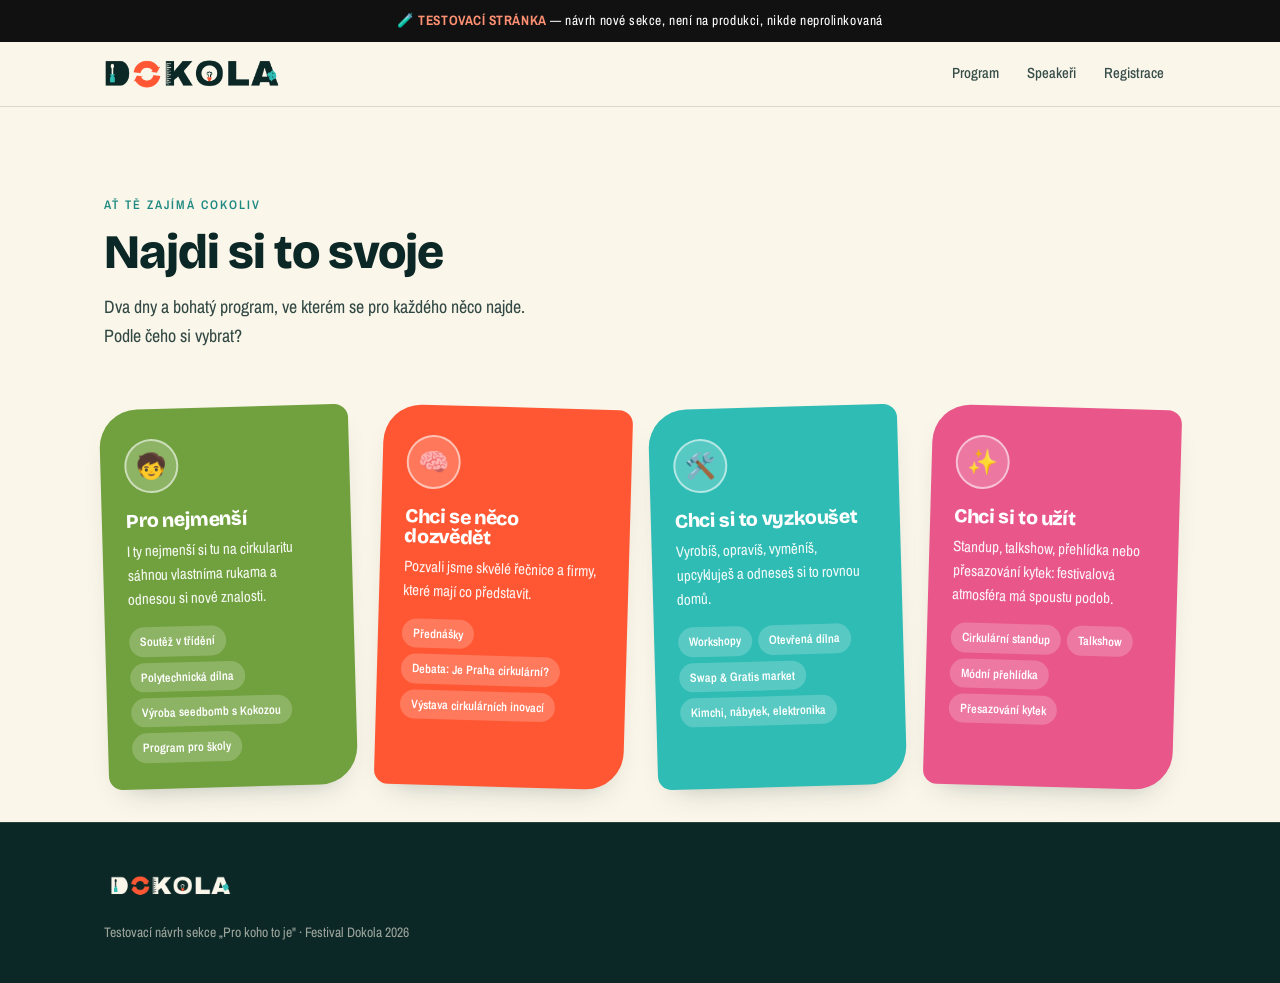
<file: test-cilovky.html>
<!DOCTYPE html>
<html lang="cs">
<head>
<meta charset="UTF-8">
<meta name="viewport" content="width=device-width, initial-scale=1.0">
<title>TEST — Pro koho to je</title>
<meta name="robots" content="noindex, nofollow">
<link rel="preconnect" href="https://fonts.googleapis.com">
<link rel="preconnect" href="https://fonts.gstatic.com" crossorigin>
<link href="https://fonts.googleapis.com/css2?family=Bricolage+Grotesque:opsz,wght@12..96,400;12..96,600;12..96,800&family=Archivo+Narrow:wght@400;500;600;700&display=swap" rel="stylesheet">
<link rel="stylesheet" href="shared.css">
<style>
  .test-banner{background:#111;color:#fff;text-align:center;padding:10px;font-family:"Archivo Narrow";font-size:.85rem;letter-spacing:.04em}
  .test-banner b{color:#FF9072}

  /* ---- NEW: cílovky section — full-color "sticker" cards, ne bílé obdélníčky ---- */
  .who{background:var(--cream);overflow:hidden}
  .who-grid{display:grid;grid-template-columns:repeat(4,1fr);gap:26px;padding-top:12px}
  .who-card{position:relative;padding:30px 24px 26px;color:#fff;border-radius:38px 14px 38px 14px;transition:transform .25s,box-shadow .25s;box-shadow:0 14px 30px -18px rgba(12,40,38,.35)}
  .who-grid .who-card:nth-child(odd){transform:rotate(-1.6deg)}
  .who-grid .who-card:nth-child(even){transform:rotate(1.6deg)}
  .who-card:hover{transform:rotate(0) translateY(-6px);box-shadow:0 26px 44px -20px rgba(12,40,38,.45)}
  .who-icon{width:54px;height:54px;border-radius:50%;background:rgba(255,255,255,.2);border:2px solid rgba(255,255,255,.55);display:flex;align-items:center;justify-content:center;font-size:1.55rem;margin-bottom:18px}
  .who-card h3{font-size:1.22rem;margin-bottom:8px;color:#fff}
  .who-card p.desc{font-size:.94rem;opacity:.92;margin-bottom:16px;color:#fff}
  .who-tags{display:flex;flex-wrap:wrap;gap:6px}
  .who-tags span{font-size:.76rem;font-weight:600;padding:5px 11px;border-radius:100px;background:rgba(255,255,255,.2);color:#fff}

  .who-card.c-kids{background:#71A13E}
  .who-card.c-learn{background:var(--orange)}
  .who-card.c-make{background:var(--teal)}
  .who-card.c-vibe{background:#E8568A}

  @media(max-width:900px){.who-grid{grid-template-columns:1fr 1fr}}

  /* mobil: carousel místo stacku, karty se slajdují a přichytávají na střed */
  @media(max-width:560px){
    .who-grid{
      display:flex;
      grid-template-columns:none;
      overflow-x:auto;
      scroll-snap-type:x mandatory;
      gap:14px;
      margin:0 -20px;
      padding:4px 20px 10px;
      -webkit-overflow-scrolling:touch;
      scrollbar-width:none;
    }
    .who-grid::-webkit-scrollbar{display:none}
    .who-grid .who-card{
      flex:0 0 84%;
      scroll-snap-align:center;
      transform:none!important;
    }
  }
  .who-dots{display:none;justify-content:center;gap:8px;margin-top:16px}
  .who-dots span{width:7px;height:7px;border-radius:50%;background:var(--line);transition:.2s}
  .who-dots span.active{background:var(--ink);transform:scale(1.4)}
  @media(max-width:560px){.who-dots{display:flex}}
</style>
</head>
<body>

<div class="test-banner">🧪 <b>TESTOVACÍ STRÁNKA</b> — návrh nové sekce, není na produkci, nikde neprolinkovaná</div>

<header class="nav">
  <div class="wrap nav-inner">
    <a href="index.html" class="brand"><img src="img/brand/dokola-logo-nav.png" alt="Festival Dokola"></a>
    <button class="burger" aria-label="Menu" id="burger"><span></span><span></span><span></span></button>
    <nav class="nav-links" id="navlinks">
      <a href="index.html#program">Program</a>
      <a href="index.html#speakeri">Speakeři</a>
      <a href="index.html#vstupenky">Registrace</a>
    </nav>
  </div>
</header>

<!-- ================= VARIANTA: PRO KOHO TO JE ================= -->
<section class="who">
  <div class="wrap">
    <div class="sec-head reveal in">
      <span class="eyebrow">Ať tě zajímá cokoliv</span>
      <h2>Najdi si to svoje</h2>
      <p>Dva dny a bohatý program, ve kterém se pro každého něco najde. Podle čeho si vybrat?</p>
    </div>
    <div class="who-grid">

      <div class="who-card c-kids reveal in">
        <div class="who-icon">🧒</div>
        <h3>Pro nejmenší</h3>
        <p class="desc">I ty nejmenší si tu na cirkularitu sáhnou vlastníma rukama a odnesou si nové znalosti.</p>
        <div class="who-tags">
          <span>Soutěž v třídění</span>
          <span>Polytechnická dílna</span>
          <span>Výroba seedbomb s Kokozou</span>
          <span>Program pro školy</span>
        </div>
      </div>

      <div class="who-card c-learn reveal in">
        <div class="who-icon">🧠</div>
        <h3>Chci se něco dozvědět</h3>
        <p class="desc">Pozvali jsme skvělé řečnice a firmy, které mají co představit.</p>
        <div class="who-tags">
          <span>Přednášky</span>
          <span>Debata: Je Praha cirkulární?</span>
          <span>Výstava cirkulárních inovací</span>
        </div>
      </div>

      <div class="who-card c-make reveal in">
        <div class="who-icon">🛠️</div>
        <h3>Chci si to vyzkoušet</h3>
        <p class="desc">Vyrobíš, opravíš, vyměníš, upcykluješ a odneseš si to rovnou domů.</p>
        <div class="who-tags">
          <span>Workshopy</span>
          <span>Otevřená dílna</span>
          <span>Swap & Gratis market</span>
          <span>Kimchi, nábytek, elektronika</span>
        </div>
      </div>

      <div class="who-card c-vibe reveal in">
        <div class="who-icon">✨</div>
        <h3>Chci si to užít</h3>
        <p class="desc">Standup, talkshow, přehlídka nebo přesazování kytek: festivalová atmosféra má spoustu podob.</p>
        <div class="who-tags">
          <span>Cirkulární standup</span>
          <span>Talkshow</span>
          <span>Módní přehlídka</span>
          <span>Přesazování kytek</span>
        </div>
      </div>

    </div>
    <div class="who-dots" aria-hidden="true"><span class="active"></span><span></span><span></span><span></span></div>
  </div>
</section>

<footer>
  <div class="wrap foot-inner">
    <div>
      <a href="index.html" class="brand brand-footer"><img src="img/brand/dokola-logo-footer.png" alt="Festival Dokola"></a>
      <p class="foot-note">Testovací návrh sekce „Pro koho to je" · Festival Dokola 2026</p>
    </div>
  </div>
</footer>

<script>
  const b=document.getElementById('burger'),n=document.getElementById('navlinks');
  b.addEventListener('click',()=>n.classList.toggle('open'));

  const whoGrid=document.querySelector('.who-grid');
  const whoCards=document.querySelectorAll('.who-card');
  const whoDots=document.querySelectorAll('.who-dots span');
  if(whoGrid && whoDots.length){
    const dotIO=new IntersectionObserver((entries)=>{
      entries.forEach(entry=>{
        if(entry.isIntersecting){
          const idx=[...whoCards].indexOf(entry.target);
          whoDots.forEach(d=>d.classList.remove('active'));
          if(whoDots[idx]) whoDots[idx].classList.add('active');
        }
      });
    },{root:whoGrid,threshold:.6});
    whoCards.forEach(c=>dotIO.observe(c));
  }
</script>
</body>
</html>
</file>
<file: shared.css>
:root{
  --cream:#FBF6EA;
  --cream-deep:#F1E9D2;
  --teal:#2EBCB4;
  --teal-deep:#1E8A82;
  --ink:#0C2826;
  --orange:#FF5733;
  --orange-soft:#FF9072;
  --line:rgba(12,40,38,.14);
  --shadow:0 1px 0 rgba(12,40,38,.04), 0 18px 40px -28px rgba(12,40,38,.5);
  --r:18px;
}
*{box-sizing:border-box;margin:0;padding:0}
html{scroll-behavior:smooth;overflow-x:hidden;max-width:100%}
body{
  font-family:"Archivo Narrow",system-ui,sans-serif;
  color:var(--ink);
  background:var(--cream);
  line-height:1.6;
  -webkit-font-smoothing:antialiased;
  overflow-x:hidden;
  max-width:100%;
}
h1,h2,h3,h4,.display{font-family:"Bricolage Grotesque",system-ui,sans-serif;line-height:1.02;letter-spacing:-.02em;font-weight:800}
a{color:inherit}
img{max-width:100%;display:block}
.wrap{max-width:1120px;margin:0 auto;padding:0 24px}
.eyebrow{font-family:"Archivo Narrow";font-weight:600;font-size:.78rem;letter-spacing:.16em;text-transform:uppercase;color:var(--teal-deep)}

/* ---------- NAV ---------- */
header.nav{position:sticky;top:0;z-index:50;background:rgba(251,246,234,.86);backdrop-filter:blur(12px);border-bottom:1px solid var(--line)}
.nav-inner{display:flex;align-items:center;justify-content:space-between;gap:18px;height:64px}
.brand{font-family:"Bricolage Grotesque";font-weight:800;font-size:1.18rem;letter-spacing:-.03em;text-decoration:none;display:flex;align-items:center;gap:9px}
.brand .dot{width:13px;height:13px;border-radius:50%;border:3px solid var(--orange);display:inline-block}
.brand img{height:30px;width:auto;display:block}
.brand-footer img{height:44px;width:auto;display:block}
.nav-links{display:flex;gap:4px;align-items:center}
.nav-links a{text-decoration:none;font-size:.92rem;font-weight:500;padding:8px 12px;border-radius:9px;color:var(--ink);opacity:.82;transition:.18s}
.nav-links a:hover{opacity:1;background:var(--cream-deep)}
.nav-links a.cta{background:var(--ink);color:var(--cream);opacity:1;font-weight:600}
.nav-links a.cta:hover{background:var(--teal-deep)}
.burger{display:none;background:none;border:1px solid var(--line);border-radius:9px;width:42px;height:42px;cursor:pointer;align-items:center;justify-content:center;flex-direction:column;gap:4px}
.burger span{width:18px;height:2px;background:var(--ink);display:block}
@media(max-width:900px){
  .nav-links{position:fixed;inset:64px 0 auto 0;background:var(--cream);flex-direction:column;align-items:stretch;padding:12px 24px 22px;border-bottom:1px solid var(--line);gap:2px;transform:translateY(-130%);transition:.28s;box-shadow:var(--shadow)}
  .nav-links.open{transform:translateY(0)}
  .nav-links a{padding:13px 12px;font-size:1rem}
  .burger{display:flex}
}

/* ---------- HERO ---------- */
.hero{position:relative;padding:74px 0 64px;overflow:hidden}
.hero-grid{display:grid;grid-template-columns:1.15fr .85fr;gap:48px;align-items:center}
.kicker{display:inline-flex;align-items:center;gap:9px;background:var(--cream-deep);border:1px solid var(--line);border-radius:100px;padding:7px 15px;font-weight:600;font-size:.86rem;margin-bottom:22px}
.kicker b{color:var(--teal-deep)}
.hero h1{font-size:clamp(2.9rem,7vw,5.3rem);margin-bottom:18px}
.hero h1 .turn{color:var(--teal);position:relative;white-space:nowrap}
.hero h1 .sub{display:block;font-size:0.44em;font-weight:600;letter-spacing:-.01em;margin-top:4px}
.hero p.lead{font-size:1.18rem;max-width:52ch;opacity:.86;margin-bottom:14px}
.meta-row{display:flex;flex-wrap:wrap;gap:10px 26px;margin:22px 0 30px;font-weight:600}
.meta-row span{display:flex;align-items:center;gap:8px}
.meta-row .ic{color:var(--orange)}
.btns{display:flex;flex-wrap:wrap;gap:12px}
.btn{display:inline-flex;align-items:center;gap:9px;padding:14px 24px;border-radius:100px;font-weight:600;font-size:1rem;text-decoration:none;cursor:pointer;border:1.5px solid transparent;transition:.18s}
.btn-primary{background:var(--orange);color:#fff}
.btn-primary:hover{background:#ED4320;transform:translateY(-1px)}
.btn-ghost{background:transparent;border-color:var(--ink);color:var(--ink)}
.btn-ghost:hover{background:var(--ink);color:var(--cream)}
.btn-soon{background:var(--cream-deep);color:var(--ink);border-color:var(--line);cursor:default}
.btn-soon .tag{font-size:.7rem;background:var(--teal);color:#fff;padding:2px 8px;border-radius:100px;font-weight:700;letter-spacing:.03em}

/* spinning ring signature */
.ring-stage{position:relative;aspect-ratio:1;display:flex;align-items:center;justify-content:center}
.ring{position:absolute;inset:0;animation:spin 38s linear infinite}
@media(prefers-reduced-motion:reduce){.ring{animation:none}}
@keyframes spin{to{transform:rotate(360deg)}}
.ring svg{width:100%;height:100%}
@keyframes orbitA{from{transform:rotate(-35deg)}to{transform:rotate(325deg)}}
@keyframes orbitB{from{transform:rotate(145deg)}to{transform:rotate(-215deg)}}
.ring-orbit{position:absolute;inset:7%;border-radius:50%;pointer-events:none}
.ring-orbit--a{animation:orbitA 38s linear infinite}
.ring-orbit--b{animation:orbitB 55s linear infinite}
.ring-dot{position:absolute;top:0;left:50%;border-radius:50%;transform:translate(-50%,-50%)}
.ring-dot--teal{width:16px;height:16px;background:var(--teal)}
.ring-dot--orange{width:9px;height:9px;background:var(--orange)}
.ring-core{position:relative;width:54%;height:54%;border-radius:50%;background:var(--teal);color:var(--cream);display:flex;flex-direction:column;align-items:center;justify-content:center;text-align:center;padding:18px;box-shadow:0 22px 50px -24px rgba(30,138,130,.8)}
.ring-core .big{font-family:"Bricolage Grotesque";font-weight:800;font-size:clamp(1.5rem,3.6vw,2.2rem);line-height:1;white-space:nowrap}
.ring-core small{font-weight:600;letter-spacing:.06em;opacity:.9;font-size:.82rem;margin-top:6px}
.blob{position:absolute;border-radius:50%;z-index:-1;filter:blur(2px)}
.blob.o{width:240px;height:240px;background:var(--orange-soft);opacity:.5;top:-60px;right:-40px}
.blob.t{width:180px;height:180px;background:var(--teal);opacity:.16;bottom:-30px;left:-30px}
@media(max-width:900px){
  .hero-grid{grid-template-columns:1fr;gap:14px}
  .ring-stage{max-width:340px;margin:6px auto 0}
}

/* ---------- SUPPORT STRIP ---------- */
.support-strip{background:var(--cream-deep);border-top:1px solid var(--line);border-bottom:1px solid var(--line)}
.support-strip .wrap{display:flex;align-items:center;justify-content:center;gap:12px;padding:12px 24px}
.support-strip img{height:52px;width:auto}
.support-strip span{font-size:.88rem;font-weight:600;opacity:.75}
@media(max-width:560px){.support-strip span{font-size:.8rem}}

/* ---------- TAG STRIP ---------- */
.tagstrip{background:var(--ink);color:var(--cream);padding:16px 0;overflow:hidden}
.tagstrip .scroller{display:flex;gap:14px;white-space:nowrap;animation:scrollx 30s linear infinite;width:max-content}
@media(prefers-reduced-motion:reduce){.tagstrip .scroller{animation:none;flex-wrap:wrap;white-space:normal;width:auto;justify-content:center}}
@keyframes scrollx{to{transform:translateX(-50%)}}
.tagstrip b{font-family:"Bricolage Grotesque";font-weight:600;font-size:.95rem;letter-spacing:.04em;opacity:.92;display:inline-flex;align-items:center;gap:14px}
.tagstrip b::after{content:"●";color:var(--orange);font-size:.6rem}

/* ---------- SECTIONS ---------- */
section{padding:84px 0}
.sec-head{max-width:62ch;margin-bottom:44px}
.sec-head h2{font-size:clamp(2rem,4.4vw,3rem);margin:12px 0 16px}
.sec-head p{font-size:1.12rem;opacity:.84}

/* PROČ */
.why{background:var(--cream-deep)}
.why .sec-head{max-width:none}
#vystavovatele .sec-head{max-width:80ch}
.why .sec-head h2{max-width:720px}
.why .sec-head p{max-width:100ch}
.why .cols{display:grid;grid-template-columns:1fr 1fr;gap:54px;align-items:center}
.why .myth{background:var(--cream);border:1px solid var(--line);border-radius:var(--r);padding:30px;position:relative}
.why .myth.cross{opacity:.72}
.why .myth h3{font-size:1.25rem;margin-bottom:10px;display:flex;align-items:center;gap:10px}
.why .myth .badge{font-size:.72rem;font-weight:700;letter-spacing:.05em;text-transform:uppercase;padding:4px 10px;border-radius:100px}
.why .myth.cross .badge{background:#e9dcc5;color:#8a7a55}
.why .myth.true .badge{background:var(--teal);color:#fff}
.why .myth.true{border-color:var(--teal);box-shadow:var(--shadow)}
@media(max-width:820px){.why .cols{grid-template-columns:1fr;gap:18px}}

/* CO SE BUDE DÍT */
.grid-acts{display:grid;grid-template-columns:repeat(3,1fr);gap:18px}
.act{background:#fff;border:1px solid var(--line);border-radius:var(--r);padding:26px;transition:.2s;position:relative;overflow:hidden}
.act:hover{transform:translateY(-3px);box-shadow:var(--shadow)}
.act .n{font-family:"Bricolage Grotesque";font-weight:800;font-size:1rem;color:var(--orange)}
.act h3{font-size:1.18rem;margin:12px 0 8px}
.act p{font-size:.96rem;opacity:.82}
.act .corner{position:absolute;width:64px;height:64px;border-radius:50%;background:var(--teal);opacity:.08;top:-22px;right:-22px}
@media(max-width:820px){.grid-acts{grid-template-columns:1fr 1fr}}
@media(max-width:560px){.grid-acts{grid-template-columns:1fr}}

/* PROGRAM */
.program{background:var(--ink);color:var(--cream)}
.program .sec-head h2,.program .eyebrow{color:var(--cream)}
.program .eyebrow{opacity:.7}

.prog-tabs{display:flex;gap:10px;margin-bottom:16px}
.pt{background:rgba(251,246,234,.06);border:1px solid rgba(251,246,234,.16);color:var(--cream);font-family:"Archivo Narrow";font-weight:600;font-size:.98rem;padding:10px 20px;border-radius:100px;cursor:pointer;transition:.18s}
.pt:hover{background:rgba(251,246,234,.12)}
.pt.active{background:var(--teal);border-color:var(--teal);color:#fff}

.prog-filters{display:flex;flex-wrap:wrap;gap:10px;margin-bottom:28px}
.pf{display:inline-flex;align-items:center;gap:8px;border:none;color:#fff;font-family:"Archivo Narrow";font-size:.86rem;font-weight:700;letter-spacing:.01em;padding:10px 18px;border-radius:100px;cursor:pointer;transition:.18s;opacity:.5;transform:translateY(0)}
.pf:hover{opacity:.85}
.pf.active{opacity:1;box-shadow:0 10px 20px -10px rgba(0,0,0,.55);transform:translateY(-1px)}
.pf[data-cat="all"]{background:rgba(251,246,234,.14);color:var(--cream)}

.cat-prednaska{background:var(--orange)}
.cat-workshop{background:var(--teal)}
.cat-dilna{background:#F2B832}
.cat-debata{background:#606BD8}
.cat-vystava{background:#71A13E}
.cat-swap{background:#AA65B3}
.cat-moda{background:#E8568A}
.cat-dalsi{background:#0097B2}

.prog-day{display:flex;flex-direction:column;gap:10px}
.prog-day[hidden]{display:none}
.prog-item{background:rgba(251,246,234,.05);border:1px solid rgba(251,246,234,.14);border-radius:14px;overflow:hidden}
.prog-item summary{list-style:none;cursor:pointer;display:grid;grid-template-columns:84px auto 1fr auto 30px;align-items:center;gap:16px;padding:15px 20px}
.prog-item summary::-webkit-details-marker{display:none}
.pi-time{font-variant-numeric:tabular-nums;font-weight:700;color:var(--orange-soft);font-size:.88rem}
.pi-cat{display:inline-flex;align-items:center;color:#fff;font-family:"Archivo Narrow";font-weight:700;font-size:.72rem;letter-spacing:.03em;text-transform:uppercase;padding:6px 12px;border-radius:100px;white-space:nowrap}
.pi-title{font-weight:600;min-width:0;overflow:hidden;text-overflow:ellipsis;white-space:nowrap}
.pi-title small{font-weight:400;opacity:.7}
.pi-place{background:rgba(251,246,234,.08);border-radius:100px;padding:6px 13px;opacity:.75;font-size:.8rem;white-space:nowrap}
.pi-arrow{width:28px;height:28px;border-radius:50%;background:rgba(251,246,234,.08);display:flex;align-items:center;justify-content:center;font-size:1rem;opacity:.7;transition:.2s;flex:none}
.prog-item[open] .pi-arrow{transform:rotate(45deg);background:var(--teal);opacity:1}
.pi-body{padding:2px 20px 20px 20px;border-top:1px solid rgba(251,246,234,.1);margin-top:2px;padding-top:14px;display:flex;flex-direction:column;gap:10px;align-items:flex-start}
.pi-body p{font-size:.94rem;opacity:.9}
.btn-sm{padding:9px 16px;font-size:.88rem}
.prog-note{margin-top:22px;text-align:center;opacity:.7;font-size:.95rem}
.prog-more{display:flex;align-items:center;justify-content:center;gap:8px;width:100%;margin-top:6px;padding:14px;background:rgba(251,246,234,.06);border:1px dashed rgba(251,246,234,.3);border-radius:14px;color:var(--cream);font-family:"Archivo Narrow";font-weight:600;font-size:.94rem;cursor:pointer;transition:.18s}
.prog-more:hover{background:rgba(251,246,234,.12)}
@media(max-width:760px){
  .prog-item summary{grid-template-columns:1fr 30px;grid-template-areas:"time arrow" "cat cat" "title title" "place place";row-gap:8px}
  .pi-time{grid-area:time}
  .pi-arrow{grid-area:arrow}
  .pi-cat{grid-area:cat;justify-self:start}
  .pi-title{grid-area:title;white-space:normal}
  .pi-place{grid-area:place;justify-self:start}
}

/* SPEAKEŘI */
.spk-grid{display:grid;grid-template-columns:repeat(4,1fr);gap:18px}
.spk{text-align:center}
.spk .ph{aspect-ratio:1;border-radius:var(--r);background:linear-gradient(135deg,var(--cream-deep),#e2d9c2);border:1px solid var(--line);display:flex;align-items:center;justify-content:center;color:var(--teal-deep);font-family:"Bricolage Grotesque";font-weight:800;font-size:2.4rem;margin-bottom:12px;overflow:hidden}
.spk .ph img{width:100%;height:100%;object-fit:cover}
.spk h3{font-size:1.08rem}
.spk p{font-size:.88rem;opacity:.74}
.spk-note{margin-top:30px;padding:18px 22px;background:var(--cream-deep);border:1px dashed var(--teal);border-radius:14px;font-size:.94rem;text-align:center}
@media(max-width:820px){.spk-grid{grid-template-columns:1fr 1fr}}

/* VSTUPENKY */
.tickets{background:var(--cream-deep)}
.tickets .sec-head h2{white-space:nowrap;max-width:none}
@media(max-width:560px){.tickets .sec-head h2{white-space:normal}}

#speakeri .sec-head h2{white-space:nowrap;max-width:none}
@media(max-width:560px){#speakeri .sec-head h2{white-space:normal}}
.nowrap-lead{white-space:nowrap;max-width:none}
@media(max-width:760px){.nowrap-lead{white-space:normal}}
.tk-grid{display:grid;grid-template-columns:repeat(3,1fr);gap:18px;margin-bottom:28px}
.tk{background:#fff;border:1px solid var(--line);border-radius:var(--r);padding:28px;display:flex;flex-direction:column}
.tk.lead{border-color:var(--orange);box-shadow:var(--shadow)}
.tk .price{font-family:"Bricolage Grotesque";font-weight:800;font-size:1.5rem;margin-bottom:4px}
.tk .price small{font-size:.8rem;font-weight:600;opacity:.6;font-family:"Archivo Narrow"}
.tk h3{font-size:1.16rem;margin:6px 0 10px}
.tk p{font-size:.95rem;opacity:.84;flex:1}
.tk .pill{align-self:flex-start;font-size:.72rem;font-weight:700;letter-spacing:.05em;text-transform:uppercase;padding:5px 11px;border-radius:100px;background:var(--cream-deep);margin-bottom:14px}
.tk.lead .pill{background:var(--orange);color:#fff}
.tk.free .pill{background:var(--teal);color:#fff}
.tk.open .pill{background:var(--ink);color:var(--cream)}
.tickets .cta-row{text-align:center;background:#fff;border:1px solid var(--line);border-radius:var(--r);padding:30px}
.tickets .cta-row h3{font-size:1.3rem;margin-bottom:8px}
.tickets .cta-row p{opacity:.82;margin-bottom:18px;max-width:52ch;margin-inline:auto}
@media(max-width:820px){.tk-grid{grid-template-columns:1fr}}

/* PRO KOHO */
.audience{display:grid;grid-template-columns:repeat(3,1fr);gap:18px}
.aud{display:block;text-decoration:none;background:#fff;border:1px solid var(--line);border-radius:var(--r);padding:30px;transition:.2s;position:relative;overflow:hidden}
.aud:hover{transform:translateY(-3px);box-shadow:var(--shadow);border-color:var(--teal)}
.aud .ic{width:48px;height:48px;border-radius:13px;display:flex;align-items:center;justify-content:center;font-size:1.4rem;margin-bottom:16px;background:var(--cream-deep)}
.aud h3{font-size:1.3rem;margin-bottom:8px}
.aud p{font-size:.96rem;opacity:.82;margin-bottom:16px}
.aud .go{font-weight:600;color:var(--teal-deep);display:inline-flex;align-items:center;gap:7px}
.aud:hover .go{gap:11px}
@media(max-width:820px){.audience{grid-template-columns:1fr}}

/* PARTNEŘI / ORGANIZÁTOŘI */
.logos{display:grid;grid-template-columns:repeat(4,1fr);gap:14px}
.logo-ph{aspect-ratio:16/9;min-width:0;border-radius:13px;background:#fff;border:1px dashed var(--line);display:flex;align-items:center;justify-content:center;color:#b6ac95;font-size:.8rem;font-weight:600;text-align:center;padding:10px}
.logo-real{aspect-ratio:16/9;min-width:0;border-radius:13px;background:#fff;border:1px solid var(--line);display:flex;align-items:center;justify-content:center;padding:20px}
.logo-real--lg{padding:10px}
.logo-real img{max-width:100%;max-height:100%;object-fit:contain}
@media(max-width:820px){.logos{grid-template-columns:repeat(2,1fr)}}

.org{background:var(--cream-deep)}
.org-lead{display:flex;gap:24px;align-items:center;background:#fff;border:1px solid var(--line);border-radius:var(--r);padding:28px}
.org-lead .mark{flex:0 0 auto;width:120px;display:flex;align-items:center;justify-content:center}
.org-lead .mark img{width:100%;height:auto;display:block}
.org-lead h3{font-size:1.3rem;margin-bottom:4px}
.org-lead p{opacity:.84;font-size:.98rem}
@media(max-width:820px){.org-lead{flex-direction:column;text-align:center}}

/* MÍSTO + KONTAKT */
.venue-grid{display:grid;grid-template-columns:1fr 1fr;gap:22px}
.venue-card{background:#fff;border:1px solid var(--line);border-radius:var(--r);padding:30px}
.venue-card h3{font-size:1.3rem;margin-bottom:10px}
.venue-card p{opacity:.84;margin-bottom:8px}
.venue-card a.maplink{font-weight:600;color:var(--teal-deep);text-decoration:underline}
.contact-card{background:var(--ink);color:var(--cream)}
.contact-card .eyebrow{color:var(--orange-soft)}
.contact-card h3{margin:8px 0 14px}
.contact-line{display:flex;align-items:center;gap:11px;margin-bottom:10px;font-size:1.02rem}
.contact-line a{color:var(--cream);text-decoration:none;border-bottom:1px solid rgba(251,246,234,.4)}
@media(max-width:760px){.venue-grid{grid-template-columns:1fr}}

/* FOOTER */
footer{background:var(--ink);color:var(--cream);padding:40px 0;border-top:1px solid rgba(251,246,234,.12)}
.foot-inner{display:flex;flex-wrap:wrap;gap:18px;justify-content:space-between;align-items:center}
.foot-inner .socials{display:flex;gap:8px}
.foot-inner .socials a{width:38px;height:38px;border-radius:10px;border:1px solid rgba(251,246,234,.22);display:flex;align-items:center;justify-content:center;text-decoration:none;font-size:.86rem;transition:.18s}
.foot-inner .socials a:hover{background:rgba(251,246,234,.1)}
.foot-note{opacity:.6;font-size:.86rem;margin-top:14px}
.foot-support{display:flex;align-items:center;gap:10px;margin-top:12px;opacity:.85}
.foot-support img{height:24px;width:auto}
.foot-support span{font-size:.82rem;opacity:.75}

/* helpers */
.reveal{opacity:0;transform:translateY(18px);transition:.7s cubic-bezier(.2,.7,.2,1)}
.reveal.in{opacity:1;transform:none}

/* ===== SUBPAGE STYLES ===== */
.sub-hero{padding:64px 0 50px;position:relative;overflow:hidden}
.sub-hero .blob.o{width:280px;height:280px;top:-90px;right:-60px;opacity:.4}
.sub-hero .back{display:flex;align-items:center;gap:7px;text-decoration:none;font-weight:600;color:var(--teal-deep);margin-bottom:18px;font-size:.94rem}
.sub-hero .back:hover{gap:11px}
.sub-hero h1{font-size:clamp(2.4rem,5.5vw,3.8rem);margin:8px 0 16px;max-width:18ch}
.sub-hero .lead{font-size:1.18rem;max-width:60ch;opacity:.86}
.sub-hero .when{display:inline-flex;gap:8px;align-items:center;background:var(--cream-deep);border:1px solid var(--line);border-radius:100px;padding:7px 15px;font-weight:600;font-size:.88rem;margin-bottom:6px;width:fit-content}
.sub-hero .when b{color:var(--teal-deep)}
.prose-block{max-width:68ch;font-size:1.08rem;opacity:.9}
.prose-block p{margin-bottom:16px}
.steps{display:grid;grid-template-columns:repeat(4,1fr);gap:16px;margin-top:8px}
.step{background:#fff;border:1px solid var(--line);border-radius:var(--r);padding:24px;position:relative;overflow:hidden}
.step .pill{display:inline-block;font-size:.74rem;font-weight:700;letter-spacing:.04em;text-transform:uppercase;padding:5px 12px;border-radius:100px;background:var(--teal);color:#fff;margin-bottom:14px}
.step.alt .pill{background:var(--orange)}
.step h3{font-size:1.12rem;margin-bottom:8px}
.step p{font-size:.95rem;opacity:.84}
.step .free{margin-top:14px;font-size:.84rem;font-weight:600;color:var(--teal-deep)}
.step .paid{margin-top:14px;font-size:.84rem;font-weight:600;color:var(--orange)}
@media(max-width:900px){.steps{grid-template-columns:1fr 1fr}}
@media(max-width:520px){.steps{grid-template-columns:1fr}}
.price-banner{display:flex;flex-wrap:wrap;gap:16px;align-items:center;justify-content:space-between;background:var(--ink);color:var(--cream);border-radius:var(--r);padding:26px 30px;margin-top:28px}
.price-banner .amt{font-family:"Bricolage Grotesque";font-weight:800;font-size:1.8rem}
.price-banner p{opacity:.82;font-size:.95rem;max-width:46ch}
.cta-band{background:var(--teal);color:#fff;border-radius:var(--r);padding:38px;text-align:center;margin-top:8px}
.cta-band h2{font-size:clamp(1.6rem,3.5vw,2.3rem);margin-bottom:10px;color:#fff}
.cta-band p{opacity:.94;max-width:54ch;margin:0 auto 22px}
.cta-band .btn-white{background:#fff;color:var(--ink)}
.cta-band .btn-white:hover{background:var(--cream)}
.cta-band .btn-soon-dark{background:rgba(255,255,255,.16);color:#fff;border-color:rgba(255,255,255,.3)}
.cta-band .btn-soon-dark .tag{background:var(--orange)}
.contact-mini{display:flex;flex-wrap:wrap;gap:8px 24px;justify-content:center;margin-top:18px;font-weight:600}
.contact-mini a{color:#fff;text-decoration:none;border-bottom:1px solid rgba(255,255,255,.45)}
.checklist{display:grid;grid-template-columns:1fr 1fr;gap:14px;margin-top:8px}
.checklist .ci{display:flex;gap:12px;background:#fff;border:1px solid var(--line);border-radius:14px;padding:18px 20px}
.checklist .ci .ck{flex:0 0 auto;width:26px;height:26px;border-radius:50%;background:var(--teal);color:#fff;display:flex;align-items:center;justify-content:center;font-size:.85rem;font-weight:700}
.checklist .ci h4{font-size:1.02rem;margin-bottom:3px;font-family:"Bricolage Grotesque";font-weight:600}
.checklist .ci p{font-size:.92rem;opacity:.82}
@media(max-width:680px){.checklist{grid-template-columns:1fr}}

/* ---------- COOKIE BANNER ---------- */
#cookie-banner{position:fixed;left:16px;right:16px;bottom:16px;z-index:200;max-width:640px;margin:0 auto;background:var(--cream);border:1px solid var(--line);border-radius:16px;box-shadow:var(--shadow);padding:16px 18px;opacity:0;transform:translateY(12px);transition:.25s}
#cookie-banner.open{opacity:1;transform:translateY(0)}
.cb-inner{display:flex;flex-wrap:wrap;gap:12px;align-items:center;justify-content:space-between}
.cb-inner p{font-size:.86rem;opacity:.85;flex:1;min-width:200px;margin:0}
.cb-inner a{color:var(--teal-deep);text-decoration:underline}
.cb-btns{display:flex;gap:8px;flex:none}
.cb-btns button{font-family:"Archivo Narrow";font-weight:600;font-size:.86rem;padding:9px 16px;border-radius:100px;cursor:pointer;border:1.5px solid transparent;transition:.18s}
.cb-reject{background:transparent;border-color:var(--ink);color:var(--ink)}
.cb-reject:hover{background:var(--ink);color:var(--cream)}
.cb-accept{background:var(--teal);color:#fff}
.cb-accept:hover{background:var(--teal-deep)}
@media(max-width:480px){#cookie-banner{left:10px;right:10px;bottom:10px;padding:14px}.cb-inner{flex-direction:column;align-items:stretch}.cb-btns{width:100%}.cb-btns button{flex:1}}

.cookie-settings-link{cursor:pointer}

/* ---------- WHO / NAJDI SI TO SVOJE (cílovky) ---------- */
.who{background:var(--cream);overflow:hidden;padding-bottom:36px}
#co-se-bude-dit{padding-top:36px}
.who-grid{display:grid;grid-template-columns:repeat(4,1fr);gap:26px;padding-top:12px}
.who-card{position:relative;padding:30px 24px 26px;color:#fff;border-radius:38px 14px 38px 14px;transition:transform .25s,box-shadow .25s;box-shadow:0 14px 30px -18px rgba(12,40,38,.35)}
.who-grid .who-card:nth-child(odd){transform:rotate(-1.6deg)}
.who-grid .who-card:nth-child(even){transform:rotate(1.6deg)}
.who-card:hover{transform:rotate(0) translateY(-6px);box-shadow:0 26px 44px -20px rgba(12,40,38,.45)}
.who-icon{width:54px;height:54px;border-radius:50%;background:rgba(255,255,255,.2);border:2px solid rgba(255,255,255,.55);display:flex;align-items:center;justify-content:center;font-size:1.55rem;margin-bottom:18px}
.who-card h3{font-size:1.22rem;margin-bottom:8px;color:#fff}
.who-card p.desc{font-size:.94rem;opacity:.92;margin-bottom:16px;color:#fff}
.who-tags{display:flex;flex-wrap:wrap;gap:6px}
.who-tags span{font-size:.76rem;font-weight:600;padding:5px 11px;border-radius:100px;background:rgba(255,255,255,.2);color:#fff}

.who-card.c-kids{background:#71A13E}
.who-card.c-learn{background:var(--orange)}
.who-card.c-make{background:var(--teal)}
.who-card.c-vibe{background:#E8568A}

@media(max-width:900px){.who-grid{grid-template-columns:1fr 1fr}}

/* mobil: carousel místo stacku, karty se slajdují a přichytávají na střed */
@media(max-width:560px){
  .who-grid{
    display:flex;
    grid-template-columns:none;
    overflow-x:auto;
    scroll-snap-type:x mandatory;
    gap:14px;
    margin:0 -20px;
    padding:4px 20px 10px;
    -webkit-overflow-scrolling:touch;
    scrollbar-width:none;
  }
  .who-grid::-webkit-scrollbar{display:none}
  .who-grid .who-card{
    flex:0 0 84%;
    scroll-snap-align:center;
    transform:none!important;
  }
}
.who-dots{display:none;justify-content:center;gap:8px;margin-top:16px}
.who-dots span{width:7px;height:7px;border-radius:50%;background:var(--line);transition:.2s}
.who-dots span.active{background:var(--ink);transform:scale(1.4)}
@media(max-width:560px){.who-dots{display:flex}}

/* ---------- RECAP HERO (post-event homepage) ---------- */
.recap-hero{padding-top:64px}
.recap-badge{display:inline-flex;align-items:center;gap:8px;background:#fff;border:1px solid var(--line);border-radius:100px;padding:8px 16px;font-size:.86rem;font-weight:600;margin-bottom:22px}
.recap-badge b{color:var(--teal-deep)}
.recap-stats{display:grid;grid-template-columns:repeat(4,1fr);gap:10px;margin:28px 0 8px}
.recap-stat{background:#fff;border:1px solid var(--line);border-radius:16px;padding:14px 12px}
.recap-stat .n{font-family:"Bricolage Grotesque";font-weight:800;font-size:1.7rem;color:var(--teal-deep);line-height:1}
.recap-stat .l{font-size:.78rem;opacity:.75;margin-top:4px}
@media(max-width:520px){.recap-stats{grid-template-columns:repeat(2,1fr)}}

/* ---------- KLÍČOVÁ ZJIŠTĚNÍ (foto + posuvník citací) ---------- */
.findings-layout{display:grid;grid-template-columns:1fr 1.1fr;gap:44px;align-items:center}
.findings-photo{display:block;width:100%;height:360px;object-fit:cover;border-radius:var(--r);box-shadow:var(--shadow)}
.findings-col{min-width:0}
.findings-scroll{display:flex;overflow-x:auto;scroll-snap-type:x mandatory;-webkit-overflow-scrolling:touch;scrollbar-width:none}
.findings-scroll::-webkit-scrollbar{display:none}
.finding-slide{flex:0 0 100%;scroll-snap-align:center;box-sizing:border-box;padding-right:8px}
.finding-slide .fq{font-family:"Bricolage Grotesque";font-size:3rem;color:var(--orange-soft);line-height:1;margin-bottom:10px}
.finding-slide p{font-family:"Bricolage Grotesque";font-weight:600;font-size:1.55rem;line-height:1.4}
@media(max-width:680px){.finding-slide p{font-size:1.25rem}}
.findings-controls{display:flex;align-items:center;gap:14px;margin-top:24px}
.findings-arrow{flex:0 0 auto;width:42px;height:42px;border-radius:50%;background:#fff;border:1px solid var(--line);box-shadow:var(--shadow);cursor:pointer;display:flex;align-items:center;justify-content:center;font-size:1.05rem;color:var(--ink);transition:.15s}
.findings-arrow:hover{background:var(--teal);color:#fff;border-color:var(--teal)}
.findings-dots{display:flex;gap:8px}
.findings-dots span{width:7px;height:7px;border-radius:50%;background:var(--line);transition:.2s}
.findings-dots span.active{background:var(--ink);transform:scale(1.4)}
@media(max-width:820px){.findings-layout{grid-template-columns:1fr}.findings-photo{height:260px}}
.booklet-card{display:flex;align-items:center;gap:18px;flex-wrap:wrap;background:#fff;border:1px solid var(--line);border-radius:var(--r);padding:22px 26px;max-width:680px;margin:36px auto 0}
.booklet-pill{flex:0 0 auto;font-size:.76rem;font-weight:700;letter-spacing:.03em;text-transform:uppercase;padding:7px 14px;border-radius:100px;background:var(--teal);color:#fff}
.booklet-card p{margin:0;font-size:.95rem;opacity:.85}

/* ---------- FOTO GALERIE ---------- */
.gallery-wrap{position:relative}
.gallery-scroll{display:flex;gap:14px;overflow-x:auto;scroll-snap-type:x mandatory;padding:4px 4px 18px;-webkit-overflow-scrolling:touch;scrollbar-width:none}
.gallery-scroll::-webkit-scrollbar{display:none}
.gallery-scroll img{flex:0 0 auto;height:240px;width:auto;max-width:80vw;border-radius:14px;object-fit:cover;scroll-snap-align:center;box-shadow:var(--shadow)}
@media(max-width:560px){.gallery-scroll img{height:220px}}
.gallery-arrow{position:absolute;top:calc(50% - 14px);width:44px;height:44px;border-radius:50%;background:#fff;border:1px solid var(--line);box-shadow:var(--shadow);cursor:pointer;display:flex;align-items:center;justify-content:center;font-size:1.1rem;z-index:2;color:var(--ink);transition:.15s}
.gallery-arrow:hover{background:var(--teal);color:#fff;border-color:var(--teal)}
.gallery-arrow.prev{left:-8px}
.gallery-arrow.next{right:-8px}
@media(max-width:760px){.gallery-arrow{display:none}}
.gallery-more{text-align:center;margin-top:8px}

/* ---------- VYSTAVOVATELÉ (dlaždice + popup) ---------- */
.exh-grid{display:grid;grid-template-columns:repeat(4,1fr);gap:12px}
.exh-tile{background:#fff;border:1px solid var(--line);border-radius:14px;padding:16px 18px;cursor:pointer;transition:.15s;text-align:left;font:inherit;width:100%}
.exh-tile:hover{border-color:var(--teal);transform:translateY(-2px);box-shadow:var(--shadow)}
.exh-tile b{display:block;font-family:"Bricolage Grotesque";font-weight:700;font-size:.98rem;line-height:1.25}
.exh-tile span{display:block;font-size:.82rem;opacity:.65;margin-top:3px}
@media(max-width:900px){.exh-grid{grid-template-columns:1fr 1fr}}
@media(max-width:520px){.exh-grid{grid-template-columns:1fr}}

.exh-overlay{position:fixed;inset:0;background:rgba(12,40,38,.6);z-index:300;display:none;align-items:center;justify-content:center;padding:20px}
.exh-overlay.open{display:flex}
.exh-modal{background:var(--cream);border-radius:22px;max-width:560px;width:100%;max-height:85vh;overflow-y:auto;padding:34px 30px;position:relative}
.exh-modal-close{position:absolute;top:14px;right:14px;width:36px;height:36px;border-radius:50%;background:#fff;border:1px solid var(--line);cursor:pointer;font-size:1.1rem;line-height:1;display:flex;align-items:center;justify-content:center}
.exh-modal img{width:100%;border-radius:14px;margin-bottom:18px;display:block}
.exh-modal h3{font-size:1.4rem;margin-bottom:2px}
.exh-modal .exh-product{opacity:.7;font-size:.92rem;margin-bottom:16px;font-weight:600;color:var(--teal-deep)}
.exh-modal p{font-size:.96rem}

/* ---------- NAPSALI O NÁS ---------- */
.press-grid{display:grid;grid-template-columns:repeat(3,1fr);gap:14px}
.press-item{display:flex;gap:14px;align-items:flex-start;background:#fff;border:1px solid var(--line);border-radius:14px;padding:18px 20px;text-decoration:none;transition:.15s}
.press-item:hover{border-color:var(--teal);transform:translateY(-2px)}
.press-logo{flex:0 0 auto;width:40px;height:40px;border-radius:10px;object-fit:contain;background:#fff;border:1px solid var(--line);padding:5px}
.press-item .src{font-size:.78rem;font-weight:700;text-transform:uppercase;letter-spacing:.03em;color:var(--teal-deep);margin-bottom:6px}
.press-item .ttl{font-size:.96rem;font-weight:600;color:var(--ink);line-height:1.3}
@media(max-width:820px){.press-grid{grid-template-columns:1fr 1fr}}
@media(max-width:520px){.press-grid{grid-template-columns:1fr}}

/* ---------- SPEAKEŘI TEASER (posuvník) ---------- */
.spk-scroll{display:flex;gap:18px;overflow-x:auto;scroll-snap-type:x mandatory;padding:4px 4px 18px;-webkit-overflow-scrolling:touch;scrollbar-width:none}
.spk-scroll::-webkit-scrollbar{display:none}
.spk-scroll .spk{flex:0 0 180px;scroll-snap-align:center}
@media(max-width:560px){.spk-scroll .spk{flex:0 0 150px}}
</file>
